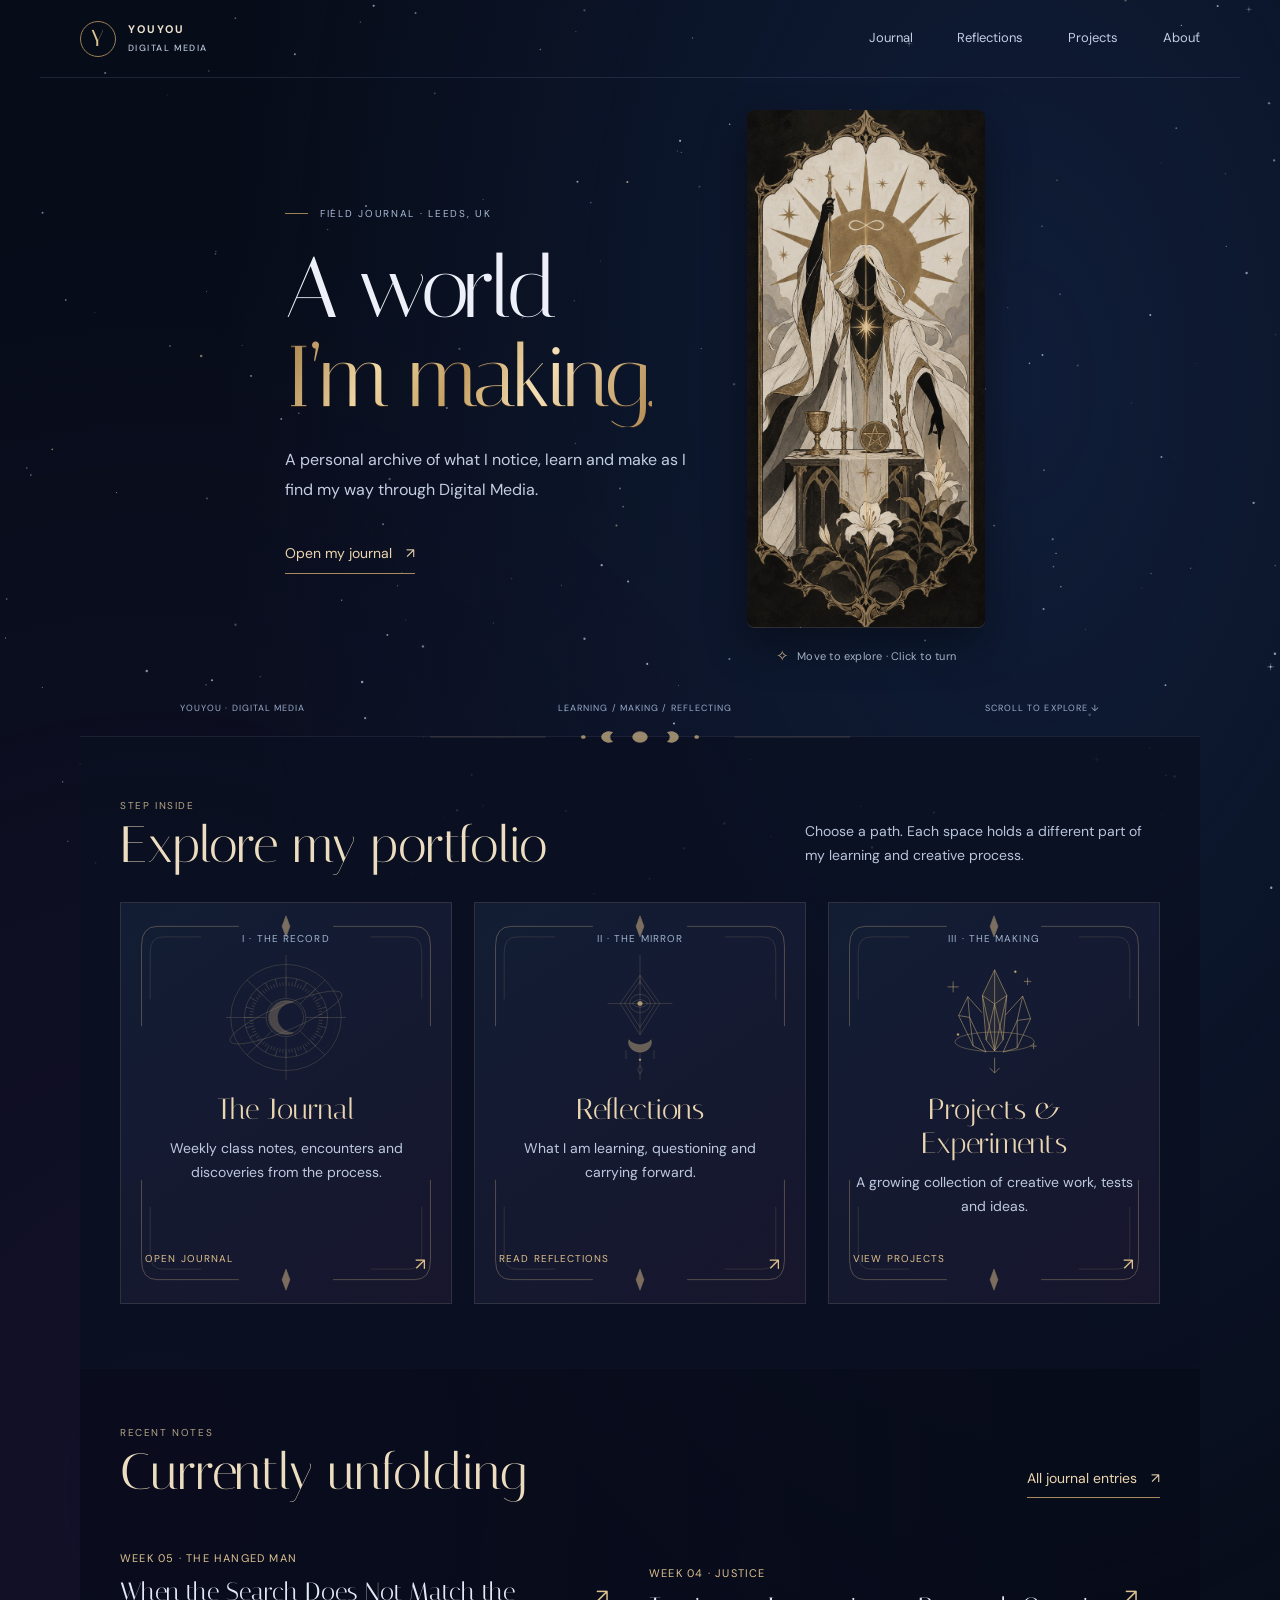
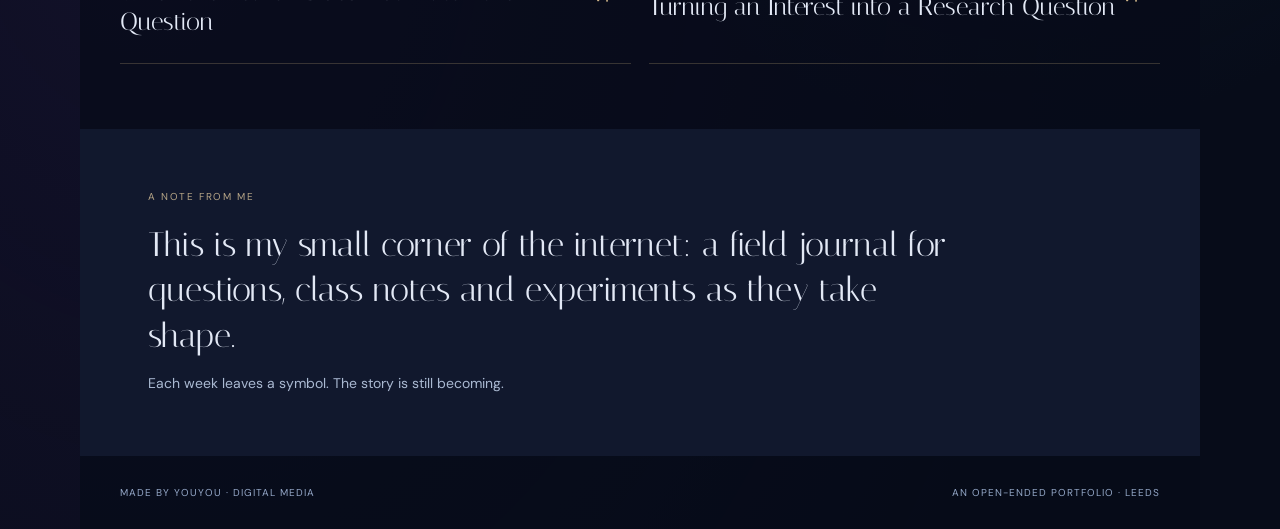
<file: index.html>
<!doctype html>
<html lang="en">
<head>
  <meta charset="utf-8" />
  <meta name="viewport" content="width=device-width, initial-scale=1" />
  <meta name="theme-color" content="#09090f" />
  <meta name="description" content="Youyou's Digital Media portfolio: a personal world of learning, reflection and creative work." />
  <title>A World I’m Making — Youyou</title>
  <link rel="preconnect" href="https://fonts.googleapis.com" />
  <link rel="preconnect" href="https://fonts.gstatic.com" crossorigin />
  <link href="https://fonts.googleapis.com/css2?family=DM+Sans:wght@400;500;600;700&family=Cormorant+Garamond:wght@500;600;700&family=Playfair+Display:wght@500;600;700&display=swap" rel="stylesheet" />
  <link href="stylesheet.css?v=13" rel="stylesheet" type="text/css" />
<style data-theme="observatory">
@import url('https://fonts.googleapis.com/css2?family=Italiana&family=DM+Sans:wght@400;500;600;700&display=swap');

:root { --project-crystal:url("data:image/svg+xml,%3Csvg xmlns='http://www.w3.org/2000/svg' viewBox='0 0 180 200' fill='none' stroke='%23d4b77e' stroke-width='.9' stroke-linejoin='round'%3E%3Cpath fill='%23aa8a58' fill-opacity='.12' d='M71 63 91 21 111 63 105 136 91 154 77 136Z'/%3E%3Cpath d='m71 63 20 14 20-14M91 21v56m0 0v77M71 63l20 91 20-91M77 136l14-59 14 59M70 91 47 65 32 96 56 146 77 156M47 65l3 34 27 57M32 96l18 3 6 47M109 95l28-31 13 37-22 48-23 7M137 64l-9 40-23 52m45-55-22 3v45'/%3E%3Cellipse cx='91' cy='139' rx='65' ry='16' stroke-opacity='.7'/%3E%3Cpath d='M91 165v25m-8-8 8 8 8-8M23 40v18m-9-9h18M145 34v12m-6-6h12M155 141v10m-5-5h10'/%3E%3Ccircle cx='31' cy='127' r='1.5' fill='%23d4b77e'/%3E%3Ccircle cx='125' cy='24' r='1.5' fill='%23d4b77e'/%3E%3C/svg%3E");  --night:#070c19; --night-blue:#0b1226; --plum:#15172d; --ink:#e9edf8; --muted:#bac4d8; --gold:#dec392; --gold-soft:#9e8055; --line:rgba(204,178,127,.24); --serif:'Italiana',Georgia,serif; }
html,body { background:#070c19; }
body { isolation:isolate; background:radial-gradient(ellipse at 80% 18%,rgba(24,46,87,.5),transparent 55%),radial-gradient(ellipse at 12% 70%,rgba(43,26,76,.32),transparent 60%),#070c19; }
#constellation-sky { position:fixed; z-index:0; inset:0; pointer-events:none; }
.site-shell { position:relative; z-index:1; isolation:isolate; background:transparent; overflow:clip; }
.site-shell::before,.site-shell::after { content:none; }
.hero::before,.hero::after,.subpage-hero::before,.latest-section::before,.intro-band::before { display:none; }
.topbar { max-width:1200px; height:78px; padding:0 40px; border-bottom:1px solid rgba(154,178,222,.14); }
.wordmark-mark { width:36px; height:36px; border:1px solid var(--gold-soft); border-radius:50%; background:none; font-family:var(--serif); font-size:23px; }
.wordmark { color:#ece3cf; }
nav a { color:#c4cde1; }
nav a:hover,nav a[aria-current=page] { color:#efdcb4; }
h1,h2,h3 { font-family:var(--serif); }
.hero { max-width:1180px; min-height:625px; margin:0 auto; padding:32px 40px 66px; display:grid; grid-template-columns:minmax(0,420px) 258px; justify-content:center; align-items:center; gap:32px; }
.hero-copy { max-width:450px; animation:arrive .8s var(--ease-ink) both; }
.hero h1 { font:400 clamp(64px,6.7vw,91px)/1.04 var(--serif); letter-spacing:-.035em; margin:22px 0 24px; }
.hero h1 .title-first { color:#edf0f8; }
.hero h1 em,.subpage-hero h1 em { font-style:normal; font-weight:400; color:#dfc08c; background:linear-gradient(115deg,#a37c45,#f0d8a5 26%,#c49e61 48%,#f4dfb5 68%,#b28a50); background-clip:text; -webkit-background-clip:text; -webkit-text-fill-color:transparent; text-shadow:none; filter:drop-shadow(0 1px 0 rgba(78,56,31,.6)); }
.hero-intro { max-width:410px; color:#c4cee2; font-size:16px; line-height:1.85; }
.eyebrow { color:#aabbd6; font-size:10px; letter-spacing:.17em; }
.eyebrow-line { width:23px; background:var(--gold-soft); }
.text-link { color:#ead5af; border-bottom-color:#a78a5e; }
.hero-foot { left:11%; right:11%; bottom:19px; color:#9baccc; font-size:9px; }
.tarot-stage { position:relative; width:238px; max-width:100%; justify-self:center; perspective:1000px; --tilt-x:0deg; --tilt-y:0deg; --light-x:50%; --light-y:30%; }
.tarot-toggle { display:block; position:relative; width:100%; aspect-ratio:1206/2622; padding:0; border:0; background:none; color:var(--ink); cursor:pointer; transform-style:preserve-3d; transform:rotateX(var(--tilt-x)) rotateY(var(--tilt-y)); transition:transform .3s ease; -webkit-tap-highlight-color:transparent; }
.tarot-toggle:focus-visible { outline:2px solid #e9d3a2; outline-offset:8px; border-radius:6px; }
.tarot-inner { position:absolute; inset:0; display:block; transform-style:preserve-3d; transition:transform .85s cubic-bezier(.22,1,.36,1); }
.tarot-toggle.is-turned .tarot-inner { transform:rotateY(180deg); }
.tarot-face { position:absolute; inset:0; display:block; backface-visibility:hidden; -webkit-backface-visibility:hidden; border-radius:7px; overflow:hidden; box-shadow:0 18px 42px rgba(0,0,0,.36),0 1px 0 rgba(247,219,165,.2); }
.tarot-face::after { content:""; position:absolute; inset:0; border-radius:inherit; pointer-events:none; background:radial-gradient(ellipse at var(--light-x) var(--light-y),rgba(252,227,177,.2),transparent 58%); opacity:.3; transition:opacity .3s; mix-blend-mode:screen; }
.tarot-toggle:hover .tarot-face::after { opacity:.8; }
.tarot-original { display:block; width:100%; height:100%; object-fit:contain; }
.tarot-front svg { display:block; width:100%; height:100%; }
.tarot-back { display:flex; flex-direction:column; align-items:center; justify-content:center; padding:38px; transform:rotateY(180deg); background:linear-gradient(150deg,#151f38,#0b1225 55%,#241a38); border:1px solid #b39562; text-align:center; }
.tarot-back::before { position:absolute; inset:10px; content:""; border:1px solid rgba(212,186,135,.4); border-radius:2px; }
.tarot-back-symbol { display:block; width:110px; height:110px; margin-bottom:29px; color:#d9bd86; }
.tarot-back-title { display:block; color:#ebd6af; font:400 31px/1.14 var(--serif); margin-bottom:20px; }
.tarot-back-copy { display:block; color:#c2cce0; font:400 13px/1.8 var(--sans); }
.tarot-back-end { display:block; color:#bba582; font:400 9px/1.5 var(--sans); letter-spacing:.15em; margin-top:27px; }
.tarot-hint { display:flex; align-items:center; justify-content:center; gap:8px; margin:16px 0 0; color:#b8c4da; font-size:11px; letter-spacing:.02em; }
.tarot-hint::before { content:"✧"; color:var(--gold); font-size:15px; }
.hint-touch { display:none; }
.priestess-orb { transform-box:fill-box; transform-origin:center; animation:oracle-breathe 5s ease-in-out infinite; }
.card-celestial { transform-origin:180px 121px; animation:moon-breathe 7s ease-in-out infinite; }
@keyframes oracle-breathe { 0%,100% { translate:0 0; } 50% { translate:0 -3px; } }
@keyframes moon-breathe { 0%,100% { opacity:.65; } 50% { opacity:1; } }
.portfolio-index,.latest-section,.subpage-hero,.page-content { max-width:1120px; padding-left:40px; padding-right:40px; }
.portfolio-index { background:rgba(10,16,33,.82); padding-top:61px; padding-bottom:65px; border-top:1px solid rgba(166,154,192,.12); }
.portfolio-index::before { background:var(--ornament-phases) center/contain no-repeat; top:-23px; height:46px; width:min(47%,420px); opacity:.8; }
.section-heading { gap:30px; margin-bottom:31px; }
.section-heading h2 { color:#ecddc0; font-size:clamp(37px,4.1vw,51px); }
.section-kicker { color:#b6a587; font-size:10px; letter-spacing:.16em; }
.section-description { color:#b9c5dc; font-size:14px; max-width:355px; }
.portal-grid { gap:22px; }
.portal-card { background:linear-gradient(145deg,#121d34,#17162d); border:1px solid rgba(170,153,116,.18); min-height:352px; padding:27px 24px 24px; }
.portal-card:hover { background:#1b2340; border-color:#bda271; transform:translateY(-5px); }
.portal-card::before { inset:8px; opacity:.6; }
.portal-number { color:#a2b4cf; font-size:10px; }
.portal-symbol { width:120px; height:125px; margin:8px auto 8px; opacity:.9; }
.portal-card h3 { color:#e9d5b0; font-size:29px; line-height:1.17; margin-bottom:10px; }
.portal-card p { color:#bdc9df; font-size:14px; line-height:1.7; }
.portal-action { color:#dfc18b; font-size:10px; }
.portal-work .portal-symbol { background-image:var(--project-crystal); background-size:110px 122px; rotate:0deg; }
.latest-section { background:rgba(7,12,25,.72); padding-top:56px; padding-bottom:65px; }
.latest-link { background:transparent; border-bottom:1px solid var(--line); padding-left:0; }
.latest-link:hover { background:rgba(38,43,78,.4); }
.latest-link strong { color:#e3e9f6; font-size:25px; }
.intro-band { max-width:1120px; margin:auto; padding:60px 68px; background:#11182d; }
.intro-statement { color:#e2e8f5; max-width:820px; font-size:34px; line-height:1.35; }
.intro-aside { color:#aab9d2; }
footer { max-width:1120px; padding:28px 40px; color:#95a8c8; background:rgba(7,12,25,.7); }
.subpage-hero { padding-top:56px; padding-bottom:31px; background:transparent; }
.subpage-hero h1 { color:#e9edf7; font:400 clamp(52px,6.7vw,78px)/1.08 var(--serif); letter-spacing:-.025em; margin:20px 0; max-width:100%; }
.subpage-hero .hero-intro { max-width:700px; color:#bdcbe1; font-size:16px; }
.page-jump { gap:9px; margin-top:24px; }
.page-jump a { background:#0b1429; border-color:rgba(184,162,119,.35); color:#cad6e9; padding:9px 14px; }
.page-jump a:hover { background:#1e2441; color:#efd5a5; border-color:#bea06c; }
.page-content { background:rgba(8,14,29,.94); border:1px solid rgba(146,167,212,.12); padding-top:8px; padding-bottom:48px; }
.page-entry { grid-template-columns:112px minmax(0,1fr) 166px; gap:27px; padding:36px 0 40px; border-top-color:rgba(164,185,220,.16); }
.page-entry:first-child { border-top:0; }
.entry-prose { color:#d4def0; }
.entry-prose h2 { color:#ead7b3; font-size:34px; line-height:1.16; margin-bottom:20px; }
.entry-prose p { color:#d2dcef; font-size:15px; line-height:1.9; }
.entry-prose a { color:#e4c58f; }
.entry-meta { min-height:180px; background:var(--ornament-frame) center/100% 100% no-repeat,#121b32; padding:22px 10px; border:0; }
.entry-meta::before { font-size:35px; min-height:65px; color:#d8c193; }
.entry-meta::after { color:#d6c49d; font-size:11px; letter-spacing:.08em; }
.entry-meta span:first-child { color:#a8bedc; }
.entry-meta span:last-child { color:#c4d0e4; font-size:9px; line-height:1.6; }
.entry-note { background:#101b32; border-left:1px solid #9f875c; padding:15px 13px; }
.entry-note>span { color:#acbdd7; font-size:9px; }
.entry-note p { color:#d9dcf0; font-size:18px; line-height:1.5; }
.embedded-board { margin:26px 0; max-width:100%; }
.embedded-board img,.padlet-screenshot { display:block; width:100%; max-width:100%; height:auto; object-fit:contain; border:1px solid rgba(177,193,222,.2); }
.dataset-report { background:#101a30; border-color:rgba(198,169,116,.35); padding:21px; }
.report-heading h3 { color:#e6d1aa; font-size:30px; }
.report-heading p,.report-chart figcaption,.method-note p { color:#c0cde3; }
.method-note { background:#15203a; }
.pie-slice { stroke:#101a30; }
.pie-none { fill:#809bc8; }.pie-helpful { fill:#a38abd; }.pie-mixed { fill:#c9ac76; }
.project-card { margin-top:25px; background:linear-gradient(130deg,#111f38,#18162e); border-color:rgba(194,168,117,.4); padding:34px; }
.project-card h2 { color:#e8d4af; font-size:43px; }
.project-topline { color:#acbdd9; font-size:10px; }
.project-summary,.project-details p,.project-note p { color:#c3d0e5; }
.project-details { border-top-color:var(--line); }
.project-note { padding:30px 4px 6px; }
.dataset-placeholder { background:#111b31; border-color:#6e6881; }
.dataset-placeholder p { color:#c5d0e3; }
@media(max-width:900px) {
  .hero { gap:28px; padding-left:34px; padding-right:34px; grid-template-columns:minmax(0,1fr) 240px; min-height:590px; }
  .hero h1 { font-size:clamp(53px,7.4vw,77px); }
  .tarot-stage { width:240px; }
  .page-entry { grid-template-columns:100px minmax(0,1fr); gap:24px; }
  .entry-note { grid-column:2; max-width:none; margin-top:-10px; }
  .entry-note p { margin-bottom:0; }
  .portal-grid { gap:13px; }.portal-card { padding:25px 18px 22px; }.portal-card h3 { font-size:26px; }
}
@media(max-width:680px) {
  .topbar { height:auto; min-height:78px; padding:14px 23px; gap:14px; }
  nav a { font-size:12px; }
  .hero { grid-template-columns:1fr; gap:32px; min-height:0; padding:42px 25px 69px; }
  .hero-copy { width:100%; max-width:440px; justify-self:center; }
  .hero h1 { font-size:clamp(57px,14.5vw,78px); margin-top:19px; margin-bottom:22px; }
  .hero-intro { font-size:15px; line-height:1.8; margin-bottom:20px; }
  .hero-foot { left:25px; right:25px; font-size:8px; bottom:18px; }
  .tarot-stage { width:min(65vw,250px); }
  .tarot-back { padding:32px; }
  .tarot-back-title { font-size:29px; }
  .hint-desktop { display:none; }.hint-touch { display:inline; }
  .portfolio-index,.latest-section,.subpage-hero,.page-content { padding-left:24px; padding-right:24px; }
  .portfolio-index { padding-top:48px; padding-bottom:44px; }
  .portfolio-index::before { width:70%; }
  .section-heading h2 { font-size:38px; }
  .portal-grid { gap:18px; }.portal-card { min-height:338px; padding:26px; }.portal-card h3 { font-size:31px; }
  .latest-section { padding-top:43px; padding-bottom:46px; }
  .intro-band { padding:44px 24px; }.intro-statement { font-size:27px; }
  footer { padding:24px; }
  .subpage-hero { padding-top:41px; padding-bottom:27px; }
  .subpage-hero h1 { font-size:clamp(48px,12vw,65px); line-height:1.08; }
  .subpage-hero .hero-intro { font-size:15px; line-height:1.8; }
  .page-jump a { font-size:12px; padding:8px 11px; }
  .page-content { border-left:0; border-right:0; }
  .page-entry { grid-template-columns:1fr; gap:21px; padding-top:29px; padding-bottom:30px; }
  .entry-meta { width:115px; min-height:158px; padding:18px 9px; }
  .entry-meta::before { min-height:49px; font-size:28px; }
  .entry-note { grid-column:1; margin:0; }.entry-note p { font-size:19px; }
  .entry-prose h2 { font-size:32px; }.entry-prose p { font-size:15px; }
  .project-card { padding:25px 21px; }.project-card h2 { font-size:36px; }.project-topline { gap:15px; font-size:9px; }
  .project-details { grid-template-columns:1fr; gap:16px; }
  .dataset-report { padding:16px; }.report-heading h3 { font-size:27px; }
}
@media(prefers-reduced-motion:reduce) {
  *,*::before,*::after { animation:none!important; scroll-behavior:auto!important; }
  .tarot-toggle,.tarot-inner { transition:none; }
  .tarot-toggle { transform:none; }
}

</style>
</head>
<body><canvas id="constellation-sky" aria-hidden="true"></canvas>
  <div class="site-shell">
    <header class="topbar">
      <a class="wordmark" href="index.html" aria-label="Youyou, home"><span class="wordmark-mark">Y</span><span>YOUYOU <small>DIGITAL MEDIA</small></span></a>
      <nav aria-label="Main navigation"><a href="journal.html">Journal</a><a href="reflections.html">Reflections</a><a href="work.html">Projects</a><a href="index.html#about">About</a></nav>
    </header>
    <main>
      <section class="hero" id="home">
        <div class="hero-copy">
          <p class="eyebrow"><span class="eyebrow-line"></span> FIELD JOURNAL · LEEDS, UK</p>
          <h1><span class="title-first">A world</span><br /><em>I’m making.</em></h1>
          <p class="hero-intro">A personal archive of what I notice, learn and make as I find my way through Digital Media.</p>
          <a class="text-link" href="journal.html">Open my journal <span aria-hidden="true">↗</span></a>
        </div>
        <div class="tarot-stage">
          <button type="button" class="tarot-toggle" aria-label="Turn the goddess tarot card over" aria-pressed="false" aria-describedby="tarot-hint">
            <span class="tarot-inner"><span class="tarot-face tarot-front" aria-hidden="false"><img class="tarot-original" src="tarot-card.jpg" alt="" width="1206" height="2622" fetchpriority="high"></span><span class="tarot-face tarot-back" aria-hidden="true"><svg class="tarot-back-symbol" viewBox="0 0 120 120" fill="none" aria-hidden="true"><circle cx="60" cy="60" r="53" stroke="currentColor" stroke-width=".7"/><circle cx="60" cy="60" r="45" stroke="currentColor" stroke-width=".5" stroke-dasharray="1 4"/><path d="M60 13v15m0 64v15M13 60h15m64 0h15M28 28l11 11m42 42 11 11m0-64L81 39M39 81 28 92" stroke="currentColor" stroke-width=".7"/><path d="M69 36a27 27 0 1 0 0 48 23 23 0 0 1 0-48Z" fill="currentColor"/><path d="m79 43 3 7 7 3-7 3-3 7-3-7-7-3 7-3Z" fill="currentColor"/></svg><span class="tarot-back-title">What will I make<br>of what I learn?</span><span class="tarot-back-copy">A personal world of class notes,<br>questions and creative beginnings.</span><span class="tarot-back-end">YOUYOU · DIGITAL MEDIA · LEEDS</span></span></span>
          </button>
          <p class="tarot-hint" id="tarot-hint"><span class="hint-desktop">Move to explore · Click to turn</span><span class="hint-touch">Tap to turn the card</span></p>
        </div>
        <div class="hero-foot"><span>YOUYOU · DIGITAL MEDIA</span><span>LEARNING / MAKING / REFLECTING</span><span>SCROLL TO EXPLORE ↓</span></div>
      </section>

      <section class="portfolio-index" aria-labelledby="explore-title">
        <div class="section-heading"><div><p class="section-kicker">STEP INSIDE</p><h2 id="explore-title">Explore my portfolio</h2></div><p class="section-description">Choose a path. Each space holds a different part of my learning and creative process.</p></div>
        <div class="portal-grid">
          <a class="portal-card portal-journal" href="journal.html"><span class="portal-number">I · THE RECORD</span><span class="portal-symbol" aria-hidden="true">☼</span><h3>The Journal</h3><p>Weekly class notes, encounters and discoveries from the process.</p><span class="portal-action">Open journal <b aria-hidden="true">↗</b></span></a>
          <a class="portal-card portal-reflections" href="reflections.html"><span class="portal-number">II · THE MIRROR</span><span class="portal-symbol" aria-hidden="true">☾</span><h3>Reflections</h3><p>What I am learning, questioning and carrying forward.</p><span class="portal-action">Read reflections <b aria-hidden="true">↗</b></span></a>
          <a class="portal-card portal-work" href="work.html"><span class="portal-number">III · THE MAKING</span><span class="portal-symbol" aria-hidden="true">✧</span><h3>Projects & Experiments</h3><p>A growing collection of creative work, tests and ideas.</p><span class="portal-action">View projects <b aria-hidden="true">↗</b></span></a>
        </div>
      </section>

      <section class="latest-section">
        <div class="section-heading"><div><p class="section-kicker">RECENT NOTES</p><h2>Currently unfolding</h2></div><a class="text-link" href="journal.html">All journal entries <span aria-hidden="true">↗</span></a></div>
        <div class="latest-grid">
          <a class="latest-link" href="journal.html#week-5"><span>WEEK 05 · THE HANGED MAN</span><strong>When the Search Does Not Match the Question</strong><b aria-hidden="true">↗</b></a>
          <a class="latest-link" href="journal.html#week-4"><span>WEEK 04 · JUSTICE</span><strong>Turning an Interest into a Research Question</strong><b aria-hidden="true">↗</b></a>
        </div>
      </section>

      <section class="intro-band" id="about"><p class="section-kicker">A NOTE FROM ME</p><p class="intro-statement">This is my small corner of the internet: a field journal for questions, class notes and experiments as they take shape.</p><p class="intro-aside">Each week leaves a symbol. The story is still becoming.</p></section>
    </main>
    <footer><span>MADE BY YOUYOU · DIGITAL MEDIA</span><span>AN OPEN-ENDED PORTFOLIO · LEEDS</span></footer>
  </div>
<script data-theme="observatory">
(() => {
  const reduced = matchMedia('(prefers-reduced-motion: reduce)');
  const finePointer = matchMedia('(hover: hover) and (pointer: fine)');
  const stage = document.querySelector('.tarot-stage');
  const card = document.querySelector('.tarot-toggle');
  if (stage && card) {
    let bounds;
    let frame;
    card.addEventListener('click', () => {
      const turned = card.getAttribute('aria-pressed') !== 'true';
      card.setAttribute('aria-pressed', String(turned));
      card.setAttribute('aria-label', turned ? 'Turn the tarot card back to the goddess' : 'Turn the goddess tarot card over');
      card.classList.toggle('is-turned', turned);
      card.querySelector('.tarot-front').setAttribute('aria-hidden', String(turned));
      card.querySelector('.tarot-back').setAttribute('aria-hidden', String(!turned));
    });
    stage.addEventListener('pointerenter', () => { bounds = stage.getBoundingClientRect(); });
    stage.addEventListener('pointermove', event => {
      if (!finePointer.matches || reduced.matches || !bounds) return;
      const x = Math.max(0, Math.min(1, (event.clientX - bounds.left) / bounds.width));
      const y = Math.max(0, Math.min(1, (event.clientY - bounds.top) / bounds.height));
      cancelAnimationFrame(frame);
      frame = requestAnimationFrame(() => {
        stage.style.setProperty('--tilt-x', `${(0.5 - y) * 12}deg`);
        stage.style.setProperty('--tilt-y', `${(x - 0.5) * 14}deg`);
        stage.style.setProperty('--light-x', `${x * 100}%`);
        stage.style.setProperty('--light-y', `${y * 100}%`);
      });
    });
    stage.addEventListener('pointerleave', () => {
      cancelAnimationFrame(frame);
      stage.style.setProperty('--tilt-x', '0deg');
      stage.style.setProperty('--tilt-y', '0deg');
      stage.style.setProperty('--light-x', '50%');
      stage.style.setProperty('--light-y', '30%');
    });
  }

  const sky = document.querySelector('#constellation-sky');
  if (!sky) return;
  const context = sky.getContext('2d');
  if (!context) return;
  let width, height, stars = [], animation, resizeTimer, lastFrame = 0;
  let seed = 127;
  const random = () => { seed = (seed * 1664525 + 1013904223) >>> 0; return seed / 4294967296; };
  function fit() {
    width = innerWidth; height = innerHeight;
    const ratio = Math.min(devicePixelRatio || 1, 2);
    sky.width = Math.round(width * ratio); sky.height = Math.round(height * ratio);
    sky.style.width = `${width}px`; sky.style.height = `${height}px`;
    context.setTransform(ratio, 0, 0, ratio, 0, 0);
    seed = 127;
    stars = Array.from({ length: Math.max(50, Math.min(190, Math.round(width * height / 5500))) }, () => ({
      x: random() * width, y: random() * height, radius: .45 + random() * .85,
      phase: random() * Math.PI * 2, speed: .15 + random() * .3,
      cross: random() > .965, warm: random() > .77
    }));
    draw(0);
  }
  function draw(time) {
    context.clearRect(0, 0, width, height);
    for (const star of stars) {
      const alpha = reduced.matches ? .57 : .48 + Math.sin(time / 1000 * star.speed + star.phase) * .22;
      context.fillStyle = star.warm ? `rgba(235,212,166,${alpha})` : `rgba(211,225,255,${alpha})`;
      context.beginPath(); context.arc(star.x, star.y, star.radius, 0, Math.PI * 2); context.fill();
      if (star.cross) {
        context.strokeStyle = `rgba(227,231,255,${alpha * .75})`; context.lineWidth = .65;
        context.beginPath(); context.moveTo(star.x - 3.5, star.y); context.lineTo(star.x + 3.5, star.y);
        context.moveTo(star.x, star.y - 3.5); context.lineTo(star.x, star.y + 3.5); context.stroke();
      }
    }
  }
  function tick(time) {
    if (time - lastFrame > 50) { draw(time); lastFrame = time; }
    animation = requestAnimationFrame(tick);
  }
  function start() {
    cancelAnimationFrame(animation);
    if (!reduced.matches && !document.hidden) animation = requestAnimationFrame(tick);
    else draw(0);
  }
  fit(); start();
  addEventListener('resize', () => { clearTimeout(resizeTimer); resizeTimer = setTimeout(fit, 100); });
  document.addEventListener('visibilitychange', start);
  reduced.addEventListener('change', start);
})();

</script>
</body>
</html>
</file>
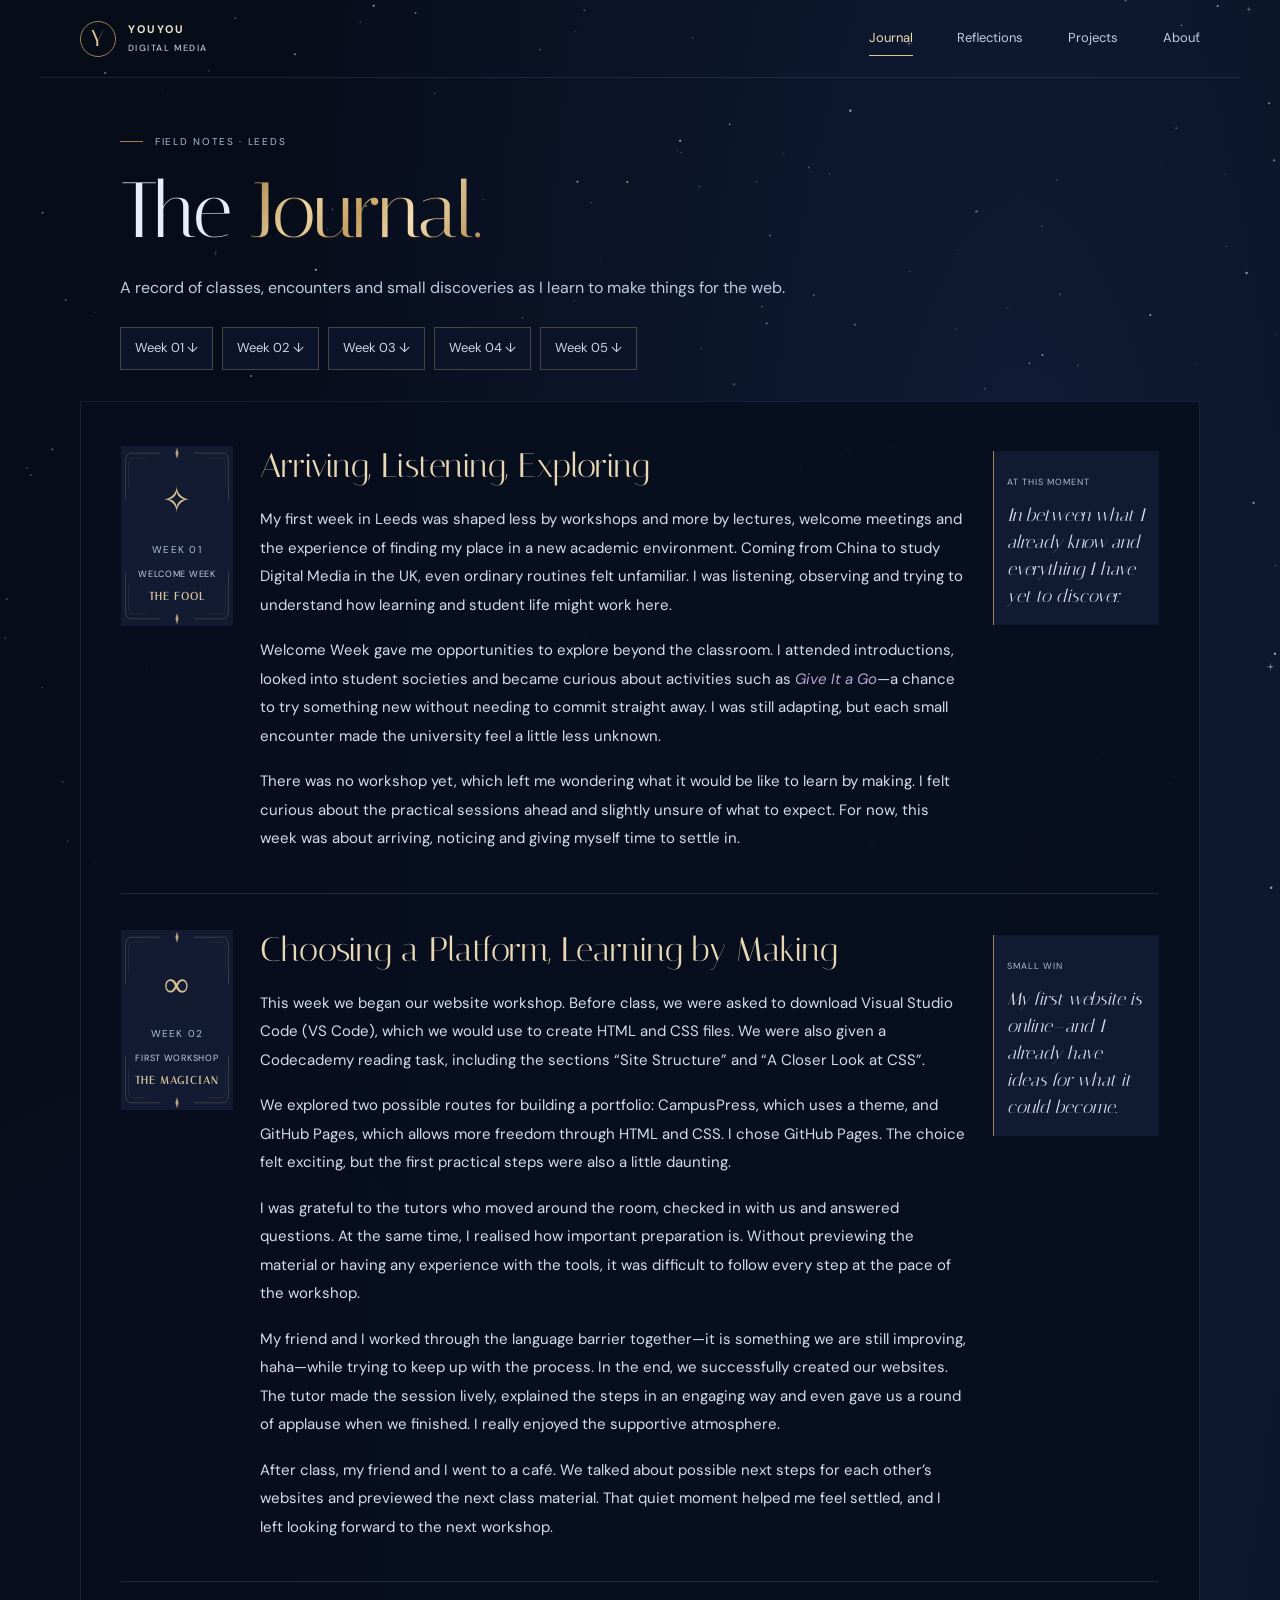
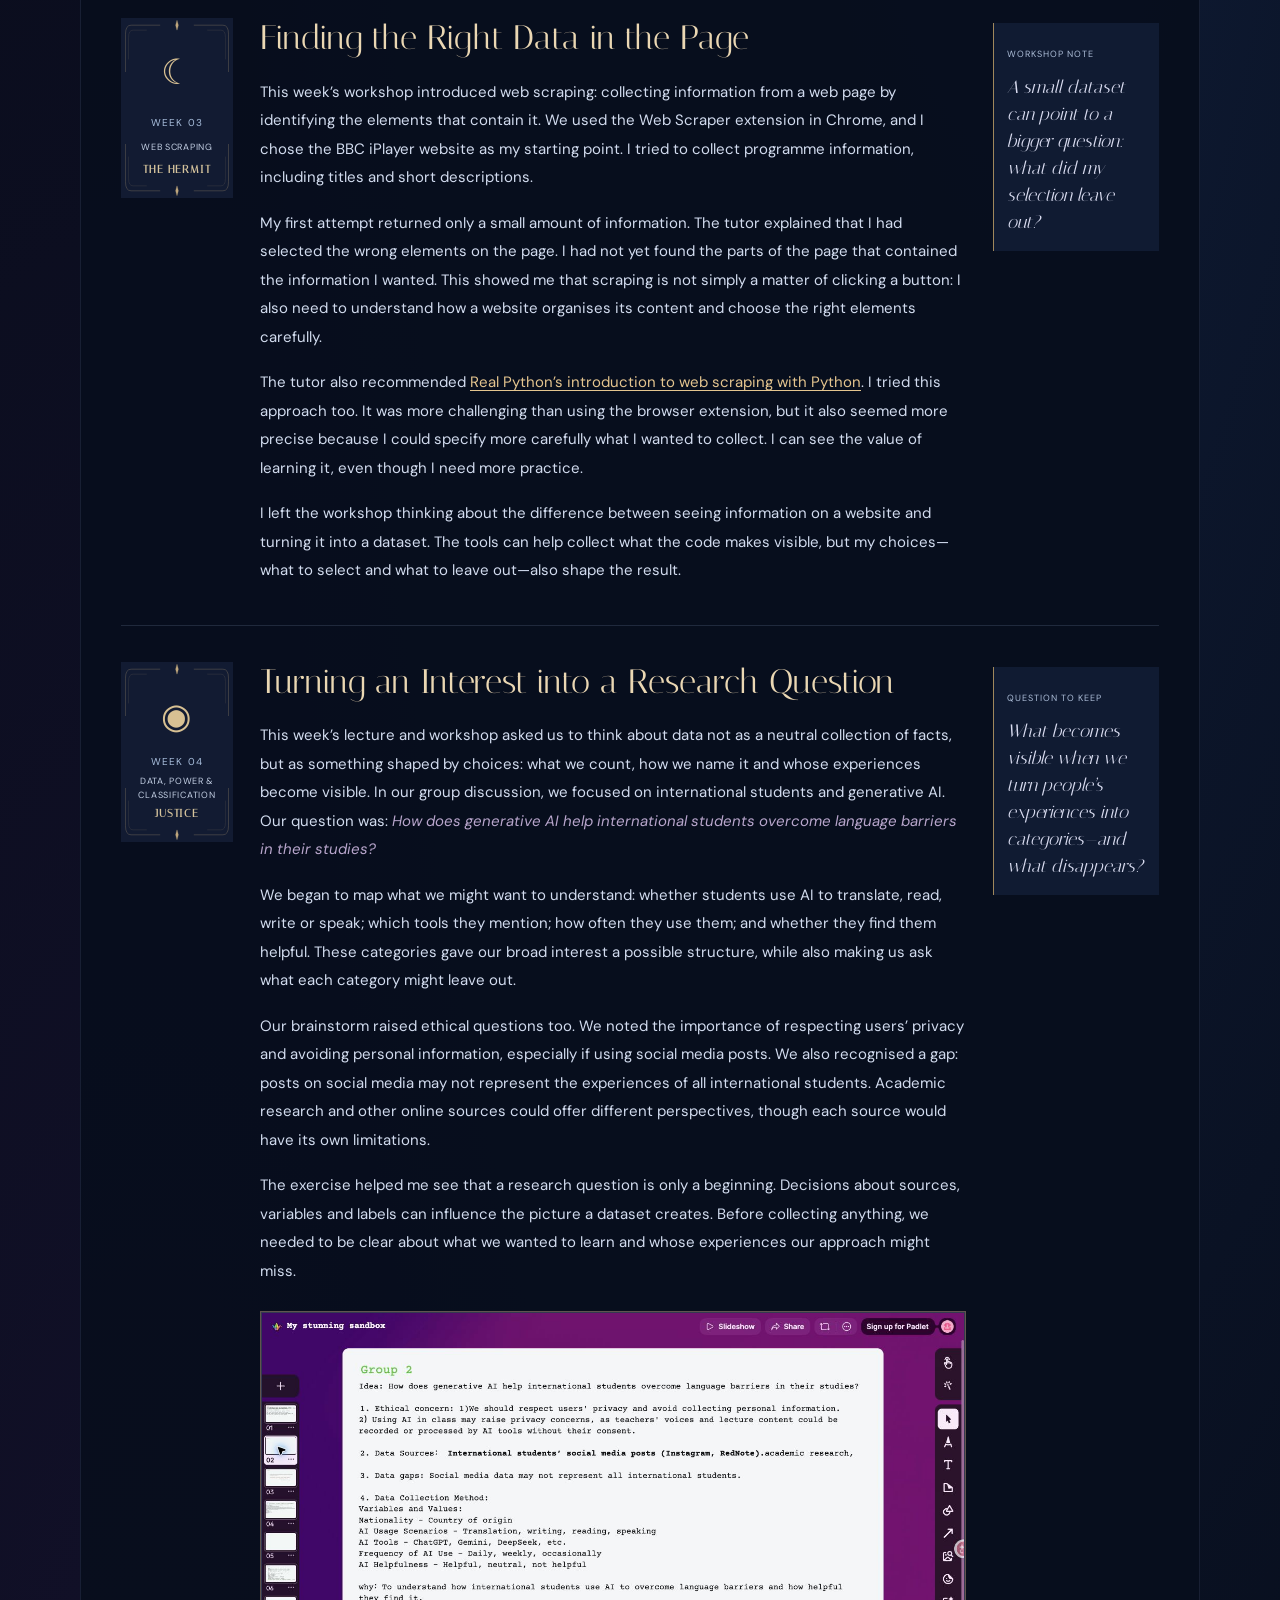
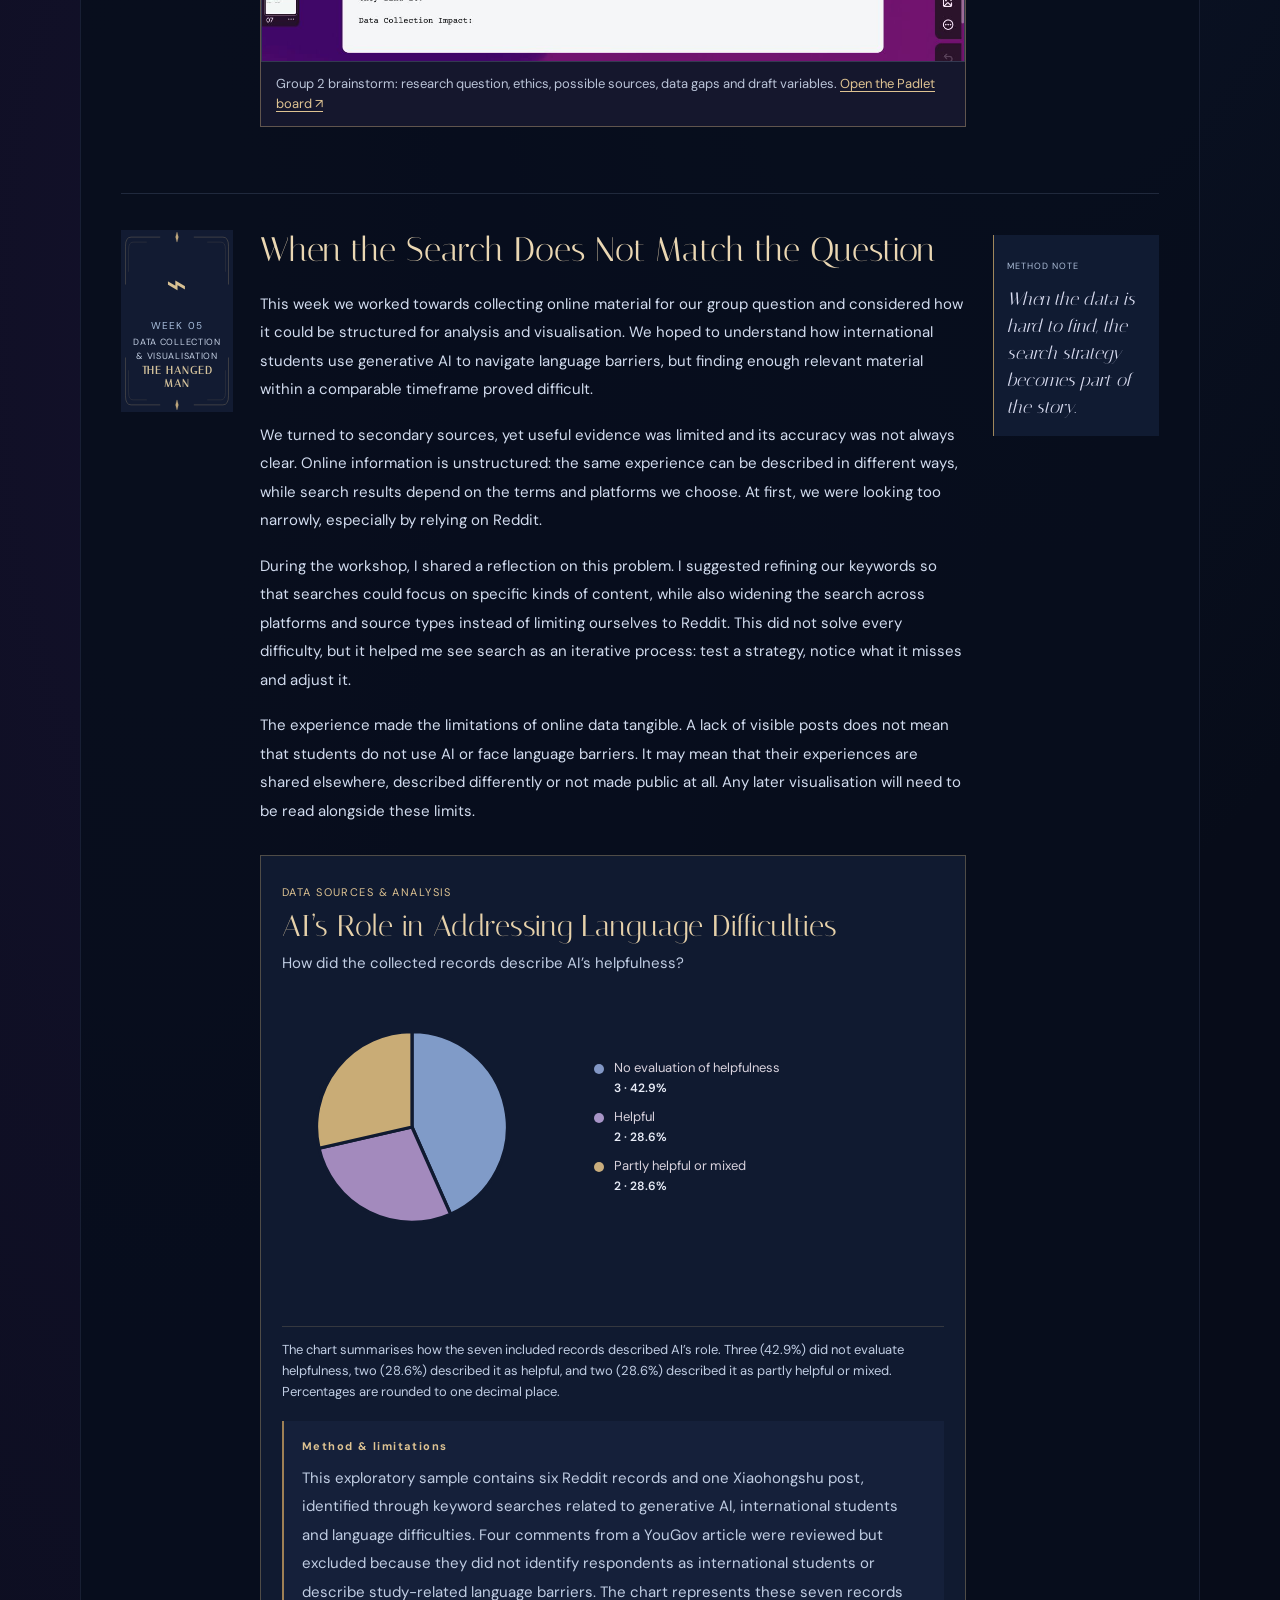
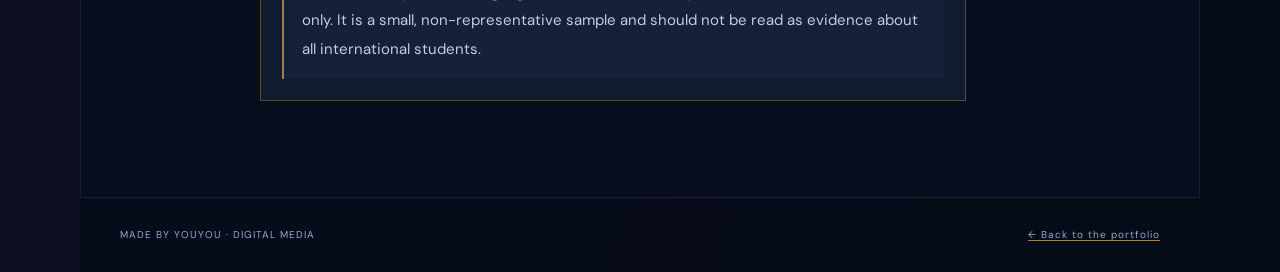
<file: journal.html>
<!doctype html>
<html lang="en">
<head>
<meta charset="utf-8"><meta name="viewport" content="width=device-width, initial-scale=1"><meta name="description" content="Youyou's Digital Media learning journal at the University of Leeds."><title>The Journal — Youyou</title>
<link rel="preconnect" href="https://fonts.googleapis.com"><link rel="preconnect" href="https://fonts.gstatic.com" crossorigin><link href="https://fonts.googleapis.com/css2?family=DM+Sans:wght@400;500;600;700&family=Cormorant+Garamond:wght@500;600;700&family=Playfair+Display:wght@500;600;700&display=swap" rel="stylesheet"><link href="stylesheet.css?v=13" rel="stylesheet">
<style data-theme="observatory">
@import url('https://fonts.googleapis.com/css2?family=Italiana&family=DM+Sans:wght@400;500;600;700&display=swap');

:root { --project-crystal:url("data:image/svg+xml,%3Csvg xmlns='http://www.w3.org/2000/svg' viewBox='0 0 180 200' fill='none' stroke='%23d4b77e' stroke-width='.9' stroke-linejoin='round'%3E%3Cpath fill='%23aa8a58' fill-opacity='.12' d='M71 63 91 21 111 63 105 136 91 154 77 136Z'/%3E%3Cpath d='m71 63 20 14 20-14M91 21v56m0 0v77M71 63l20 91 20-91M77 136l14-59 14 59M70 91 47 65 32 96 56 146 77 156M47 65l3 34 27 57M32 96l18 3 6 47M109 95l28-31 13 37-22 48-23 7M137 64l-9 40-23 52m45-55-22 3v45'/%3E%3Cellipse cx='91' cy='139' rx='65' ry='16' stroke-opacity='.7'/%3E%3Cpath d='M91 165v25m-8-8 8 8 8-8M23 40v18m-9-9h18M145 34v12m-6-6h12M155 141v10m-5-5h10'/%3E%3Ccircle cx='31' cy='127' r='1.5' fill='%23d4b77e'/%3E%3Ccircle cx='125' cy='24' r='1.5' fill='%23d4b77e'/%3E%3C/svg%3E");  --night:#070c19; --night-blue:#0b1226; --plum:#15172d; --ink:#e9edf8; --muted:#bac4d8; --gold:#dec392; --gold-soft:#9e8055; --line:rgba(204,178,127,.24); --serif:'Italiana',Georgia,serif; }
html,body { background:#070c19; }
body { isolation:isolate; background:radial-gradient(ellipse at 80% 18%,rgba(24,46,87,.5),transparent 55%),radial-gradient(ellipse at 12% 70%,rgba(43,26,76,.32),transparent 60%),#070c19; }
#constellation-sky { position:fixed; z-index:0; inset:0; pointer-events:none; }
.site-shell { position:relative; z-index:1; isolation:isolate; background:transparent; overflow:clip; }
.site-shell::before,.site-shell::after { content:none; }
.hero::before,.hero::after,.subpage-hero::before,.latest-section::before,.intro-band::before { display:none; }
.topbar { max-width:1200px; height:78px; padding:0 40px; border-bottom:1px solid rgba(154,178,222,.14); }
.wordmark-mark { width:36px; height:36px; border:1px solid var(--gold-soft); border-radius:50%; background:none; font-family:var(--serif); font-size:23px; }
.wordmark { color:#ece3cf; }
nav a { color:#c4cde1; }
nav a:hover,nav a[aria-current=page] { color:#efdcb4; }
h1,h2,h3 { font-family:var(--serif); }
.hero { max-width:1180px; min-height:625px; margin:0 auto; padding:32px 40px 66px; display:grid; grid-template-columns:minmax(0,420px) 258px; justify-content:center; align-items:center; gap:32px; }
.hero-copy { max-width:450px; animation:arrive .8s var(--ease-ink) both; }
.hero h1 { font:400 clamp(64px,6.7vw,91px)/1.04 var(--serif); letter-spacing:-.035em; margin:22px 0 24px; }
.hero h1 .title-first { color:#edf0f8; }
.hero h1 em,.subpage-hero h1 em { font-style:normal; font-weight:400; color:#dfc08c; background:linear-gradient(115deg,#a37c45,#f0d8a5 26%,#c49e61 48%,#f4dfb5 68%,#b28a50); background-clip:text; -webkit-background-clip:text; -webkit-text-fill-color:transparent; text-shadow:none; filter:drop-shadow(0 1px 0 rgba(78,56,31,.6)); }
.hero-intro { max-width:410px; color:#c4cee2; font-size:16px; line-height:1.85; }
.eyebrow { color:#aabbd6; font-size:10px; letter-spacing:.17em; }
.eyebrow-line { width:23px; background:var(--gold-soft); }
.text-link { color:#ead5af; border-bottom-color:#a78a5e; }
.hero-foot { left:11%; right:11%; bottom:19px; color:#9baccc; font-size:9px; }
.tarot-stage { position:relative; width:238px; max-width:100%; justify-self:center; perspective:1000px; --tilt-x:0deg; --tilt-y:0deg; --light-x:50%; --light-y:30%; }
.tarot-toggle { display:block; position:relative; width:100%; aspect-ratio:1206/2622; padding:0; border:0; background:none; color:var(--ink); cursor:pointer; transform-style:preserve-3d; transform:rotateX(var(--tilt-x)) rotateY(var(--tilt-y)); transition:transform .3s ease; -webkit-tap-highlight-color:transparent; }
.tarot-toggle:focus-visible { outline:2px solid #e9d3a2; outline-offset:8px; border-radius:6px; }
.tarot-inner { position:absolute; inset:0; display:block; transform-style:preserve-3d; transition:transform .85s cubic-bezier(.22,1,.36,1); }
.tarot-toggle.is-turned .tarot-inner { transform:rotateY(180deg); }
.tarot-face { position:absolute; inset:0; display:block; backface-visibility:hidden; -webkit-backface-visibility:hidden; border-radius:7px; overflow:hidden; box-shadow:0 18px 42px rgba(0,0,0,.36),0 1px 0 rgba(247,219,165,.2); }
.tarot-face::after { content:""; position:absolute; inset:0; border-radius:inherit; pointer-events:none; background:radial-gradient(ellipse at var(--light-x) var(--light-y),rgba(252,227,177,.2),transparent 58%); opacity:.3; transition:opacity .3s; mix-blend-mode:screen; }
.tarot-toggle:hover .tarot-face::after { opacity:.8; }
.tarot-original { display:block; width:100%; height:100%; object-fit:contain; }
.tarot-front svg { display:block; width:100%; height:100%; }
.tarot-back { display:flex; flex-direction:column; align-items:center; justify-content:center; padding:38px; transform:rotateY(180deg); background:linear-gradient(150deg,#151f38,#0b1225 55%,#241a38); border:1px solid #b39562; text-align:center; }
.tarot-back::before { position:absolute; inset:10px; content:""; border:1px solid rgba(212,186,135,.4); border-radius:2px; }
.tarot-back-symbol { display:block; width:110px; height:110px; margin-bottom:29px; color:#d9bd86; }
.tarot-back-title { display:block; color:#ebd6af; font:400 31px/1.14 var(--serif); margin-bottom:20px; }
.tarot-back-copy { display:block; color:#c2cce0; font:400 13px/1.8 var(--sans); }
.tarot-back-end { display:block; color:#bba582; font:400 9px/1.5 var(--sans); letter-spacing:.15em; margin-top:27px; }
.tarot-hint { display:flex; align-items:center; justify-content:center; gap:8px; margin:16px 0 0; color:#b8c4da; font-size:11px; letter-spacing:.02em; }
.tarot-hint::before { content:"✧"; color:var(--gold); font-size:15px; }
.hint-touch { display:none; }
.priestess-orb { transform-box:fill-box; transform-origin:center; animation:oracle-breathe 5s ease-in-out infinite; }
.card-celestial { transform-origin:180px 121px; animation:moon-breathe 7s ease-in-out infinite; }
@keyframes oracle-breathe { 0%,100% { translate:0 0; } 50% { translate:0 -3px; } }
@keyframes moon-breathe { 0%,100% { opacity:.65; } 50% { opacity:1; } }
.portfolio-index,.latest-section,.subpage-hero,.page-content { max-width:1120px; padding-left:40px; padding-right:40px; }
.portfolio-index { background:rgba(10,16,33,.82); padding-top:61px; padding-bottom:65px; border-top:1px solid rgba(166,154,192,.12); }
.portfolio-index::before { background:var(--ornament-phases) center/contain no-repeat; top:-23px; height:46px; width:min(47%,420px); opacity:.8; }
.section-heading { gap:30px; margin-bottom:31px; }
.section-heading h2 { color:#ecddc0; font-size:clamp(37px,4.1vw,51px); }
.section-kicker { color:#b6a587; font-size:10px; letter-spacing:.16em; }
.section-description { color:#b9c5dc; font-size:14px; max-width:355px; }
.portal-grid { gap:22px; }
.portal-card { background:linear-gradient(145deg,#121d34,#17162d); border:1px solid rgba(170,153,116,.18); min-height:352px; padding:27px 24px 24px; }
.portal-card:hover { background:#1b2340; border-color:#bda271; transform:translateY(-5px); }
.portal-card::before { inset:8px; opacity:.6; }
.portal-number { color:#a2b4cf; font-size:10px; }
.portal-symbol { width:120px; height:125px; margin:8px auto 8px; opacity:.9; }
.portal-card h3 { color:#e9d5b0; font-size:29px; line-height:1.17; margin-bottom:10px; }
.portal-card p { color:#bdc9df; font-size:14px; line-height:1.7; }
.portal-action { color:#dfc18b; font-size:10px; }
.portal-work .portal-symbol { background-image:var(--project-crystal); background-size:110px 122px; rotate:0deg; }
.latest-section { background:rgba(7,12,25,.72); padding-top:56px; padding-bottom:65px; }
.latest-link { background:transparent; border-bottom:1px solid var(--line); padding-left:0; }
.latest-link:hover { background:rgba(38,43,78,.4); }
.latest-link strong { color:#e3e9f6; font-size:25px; }
.intro-band { max-width:1120px; margin:auto; padding:60px 68px; background:#11182d; }
.intro-statement { color:#e2e8f5; max-width:820px; font-size:34px; line-height:1.35; }
.intro-aside { color:#aab9d2; }
footer { max-width:1120px; padding:28px 40px; color:#95a8c8; background:rgba(7,12,25,.7); }
.subpage-hero { padding-top:56px; padding-bottom:31px; background:transparent; }
.subpage-hero h1 { color:#e9edf7; font:400 clamp(52px,6.7vw,78px)/1.08 var(--serif); letter-spacing:-.025em; margin:20px 0; max-width:100%; }
.subpage-hero .hero-intro { max-width:700px; color:#bdcbe1; font-size:16px; }
.page-jump { gap:9px; margin-top:24px; }
.page-jump a { background:#0b1429; border-color:rgba(184,162,119,.35); color:#cad6e9; padding:9px 14px; }
.page-jump a:hover { background:#1e2441; color:#efd5a5; border-color:#bea06c; }
.page-content { background:rgba(8,14,29,.94); border:1px solid rgba(146,167,212,.12); padding-top:8px; padding-bottom:48px; }
.page-entry { grid-template-columns:112px minmax(0,1fr) 166px; gap:27px; padding:36px 0 40px; border-top-color:rgba(164,185,220,.16); }
.page-entry:first-child { border-top:0; }
.entry-prose { color:#d4def0; }
.entry-prose h2 { color:#ead7b3; font-size:34px; line-height:1.16; margin-bottom:20px; }
.entry-prose p { color:#d2dcef; font-size:15px; line-height:1.9; }
.entry-prose a { color:#e4c58f; }
.entry-meta { min-height:180px; background:var(--ornament-frame) center/100% 100% no-repeat,#121b32; padding:22px 10px; border:0; }
.entry-meta::before { font-size:35px; min-height:65px; color:#d8c193; }
.entry-meta::after { color:#d6c49d; font-size:11px; letter-spacing:.08em; }
.entry-meta span:first-child { color:#a8bedc; }
.entry-meta span:last-child { color:#c4d0e4; font-size:9px; line-height:1.6; }
.entry-note { background:#101b32; border-left:1px solid #9f875c; padding:15px 13px; }
.entry-note>span { color:#acbdd7; font-size:9px; }
.entry-note p { color:#d9dcf0; font-size:18px; line-height:1.5; }
.embedded-board { margin:26px 0; max-width:100%; }
.embedded-board img,.padlet-screenshot { display:block; width:100%; max-width:100%; height:auto; object-fit:contain; border:1px solid rgba(177,193,222,.2); }
.dataset-report { background:#101a30; border-color:rgba(198,169,116,.35); padding:21px; }
.report-heading h3 { color:#e6d1aa; font-size:30px; }
.report-heading p,.report-chart figcaption,.method-note p { color:#c0cde3; }
.method-note { background:#15203a; }
.pie-slice { stroke:#101a30; }
.pie-none { fill:#809bc8; }.pie-helpful { fill:#a38abd; }.pie-mixed { fill:#c9ac76; }
.project-card { margin-top:25px; background:linear-gradient(130deg,#111f38,#18162e); border-color:rgba(194,168,117,.4); padding:34px; }
.project-card h2 { color:#e8d4af; font-size:43px; }
.project-topline { color:#acbdd9; font-size:10px; }
.project-summary,.project-details p,.project-note p { color:#c3d0e5; }
.project-details { border-top-color:var(--line); }
.project-note { padding:30px 4px 6px; }
.dataset-placeholder { background:#111b31; border-color:#6e6881; }
.dataset-placeholder p { color:#c5d0e3; }
@media(max-width:900px) {
  .hero { gap:28px; padding-left:34px; padding-right:34px; grid-template-columns:minmax(0,1fr) 240px; min-height:590px; }
  .hero h1 { font-size:clamp(53px,7.4vw,77px); }
  .tarot-stage { width:240px; }
  .page-entry { grid-template-columns:100px minmax(0,1fr); gap:24px; }
  .entry-note { grid-column:2; max-width:none; margin-top:-10px; }
  .entry-note p { margin-bottom:0; }
  .portal-grid { gap:13px; }.portal-card { padding:25px 18px 22px; }.portal-card h3 { font-size:26px; }
}
@media(max-width:680px) {
  .topbar { height:auto; min-height:78px; padding:14px 23px; gap:14px; }
  nav a { font-size:12px; }
  .hero { grid-template-columns:1fr; gap:32px; min-height:0; padding:42px 25px 69px; }
  .hero-copy { width:100%; max-width:440px; justify-self:center; }
  .hero h1 { font-size:clamp(57px,14.5vw,78px); margin-top:19px; margin-bottom:22px; }
  .hero-intro { font-size:15px; line-height:1.8; margin-bottom:20px; }
  .hero-foot { left:25px; right:25px; font-size:8px; bottom:18px; }
  .tarot-stage { width:min(65vw,250px); }
  .tarot-back { padding:32px; }
  .tarot-back-title { font-size:29px; }
  .hint-desktop { display:none; }.hint-touch { display:inline; }
  .portfolio-index,.latest-section,.subpage-hero,.page-content { padding-left:24px; padding-right:24px; }
  .portfolio-index { padding-top:48px; padding-bottom:44px; }
  .portfolio-index::before { width:70%; }
  .section-heading h2 { font-size:38px; }
  .portal-grid { gap:18px; }.portal-card { min-height:338px; padding:26px; }.portal-card h3 { font-size:31px; }
  .latest-section { padding-top:43px; padding-bottom:46px; }
  .intro-band { padding:44px 24px; }.intro-statement { font-size:27px; }
  footer { padding:24px; }
  .subpage-hero { padding-top:41px; padding-bottom:27px; }
  .subpage-hero h1 { font-size:clamp(48px,12vw,65px); line-height:1.08; }
  .subpage-hero .hero-intro { font-size:15px; line-height:1.8; }
  .page-jump a { font-size:12px; padding:8px 11px; }
  .page-content { border-left:0; border-right:0; }
  .page-entry { grid-template-columns:1fr; gap:21px; padding-top:29px; padding-bottom:30px; }
  .entry-meta { width:115px; min-height:158px; padding:18px 9px; }
  .entry-meta::before { min-height:49px; font-size:28px; }
  .entry-note { grid-column:1; margin:0; }.entry-note p { font-size:19px; }
  .entry-prose h2 { font-size:32px; }.entry-prose p { font-size:15px; }
  .project-card { padding:25px 21px; }.project-card h2 { font-size:36px; }.project-topline { gap:15px; font-size:9px; }
  .project-details { grid-template-columns:1fr; gap:16px; }
  .dataset-report { padding:16px; }.report-heading h3 { font-size:27px; }
}
@media(prefers-reduced-motion:reduce) {
  *,*::before,*::after { animation:none!important; scroll-behavior:auto!important; }
  .tarot-toggle,.tarot-inner { transition:none; }
  .tarot-toggle { transform:none; }
}

</style>
</head><body><canvas id="constellation-sky" aria-hidden="true"></canvas><div class="site-shell"><header class="topbar"><a class="wordmark" href="index.html"><span class="wordmark-mark">Y</span><span>YOUYOU <small>DIGITAL MEDIA</small></span></a><nav aria-label="Main navigation"><a href="journal.html" aria-current="page">Journal</a><a href="reflections.html">Reflections</a><a href="work.html">Projects</a><a href="index.html#about">About</a></nav></header><main>
<section class="subpage-hero"><p class="eyebrow"><span class="eyebrow-line"></span> FIELD NOTES · LEEDS</p><h1>The <em>Journal.</em></h1><p class="hero-intro">A record of classes, encounters and small discoveries as I learn to make things for the web.</p><div class="page-jump"><a href="#week-1">Week 01 ↓</a><a href="#week-2">Week 02 ↓</a><a href="#week-3">Week 03 ↓</a><a href="#week-4">Week 04 ↓</a><a href="#week-5">Week 05 ↓</a></div></section><section class="page-content">
<article class="page-entry" id="week-1"><div class="entry-meta"><span>WEEK 01</span><span>WELCOME WEEK</span></div><div class="entry-prose"><h2>Arriving, Listening, Exploring</h2><p>My first week in Leeds was shaped less by workshops and more by lectures, welcome meetings and the experience of finding my place in a new academic environment. Coming from China to study Digital Media in the UK, even ordinary routines felt unfamiliar. I was listening, observing and trying to understand how learning and student life might work here.</p><p>Welcome Week gave me opportunities to explore beyond the classroom. I attended introductions, looked into student societies and became curious about activities such as <em>Give It a Go</em>—a chance to try something new without needing to commit straight away. I was still adapting, but each small encounter made the university feel a little less unknown.</p><p>There was no workshop yet, which left me wondering what it would be like to learn by making. I felt curious about the practical sessions ahead and slightly unsure of what to expect. For now, this week was about arriving, noticing and giving myself time to settle in.</p></div><aside class="entry-note"><span>AT THIS MOMENT</span><p>In between what I already know and everything I have yet to discover.</p></aside></article>
<article class="page-entry" id="week-2"><div class="entry-meta"><span>WEEK 02</span><span>FIRST WORKSHOP</span></div><div class="entry-prose"><h2>Choosing a Platform, Learning by Making</h2><p>This week we began our website workshop. Before class, we were asked to download Visual Studio Code (VS Code), which we would use to create HTML and CSS files. We were also given a Codecademy reading task, including the sections “Site Structure” and “A Closer Look at CSS”.</p><p>We explored two possible routes for building a portfolio: CampusPress, which uses a theme, and GitHub Pages, which allows more freedom through HTML and CSS. I chose GitHub Pages. The choice felt exciting, but the first practical steps were also a little daunting.</p><p>I was grateful to the tutors who moved around the room, checked in with us and answered questions. At the same time, I realised how important preparation is. Without previewing the material or having any experience with the tools, it was difficult to follow every step at the pace of the workshop.</p><p>My friend and I worked through the language barrier together—it is something we are still improving, haha—while trying to keep up with the process. In the end, we successfully created our websites. The tutor made the session lively, explained the steps in an engaging way and even gave us a round of applause when we finished. I really enjoyed the supportive atmosphere.</p><p>After class, my friend and I went to a café. We talked about possible next steps for each other’s websites and previewed the next class material. That quiet moment helped me feel settled, and I left looking forward to the next workshop.</p></div><aside class="entry-note"><span>SMALL WIN</span><p>My first website is online—and I already have ideas for what it could become.</p></aside></article>
<article class="page-entry" id="week-3"><div class="entry-meta"><span>WEEK 03</span><span>WEB SCRAPING</span></div><div class="entry-prose"><h2>Finding the Right Data in the Page</h2><p>This week’s workshop introduced web scraping: collecting information from a web page by identifying the elements that contain it. We used the Web Scraper extension in Chrome, and I chose the BBC iPlayer website as my starting point. I tried to collect programme information, including titles and short descriptions.</p><p>My first attempt returned only a small amount of information. The tutor explained that I had selected the wrong elements on the page. I had not yet found the parts of the page that contained the information I wanted. This showed me that scraping is not simply a matter of clicking a button: I also need to understand how a website organises its content and choose the right elements carefully.</p><p>The tutor also recommended <a href="https://realpython.com/python-web-scraping-practical-introduction">Real Python’s introduction to web scraping with Python</a>. I tried this approach too. It was more challenging than using the browser extension, but it also seemed more precise because I could specify more carefully what I wanted to collect. I can see the value of learning it, even though I need more practice.</p><p>I left the workshop thinking about the difference between seeing information on a website and turning it into a dataset. The tools can help collect what the code makes visible, but my choices—what to select and what to leave out—also shape the result.</p></div><aside class="entry-note"><span>WORKSHOP NOTE</span><p>A small dataset can point to a bigger question: what did my selection leave out?</p></aside></article>
<article class="page-entry" id="week-4"><div class="entry-meta"><span>WEEK 04</span><span>DATA, POWER & CLASSIFICATION</span></div><div class="entry-prose"><h2>Turning an Interest into a Research Question</h2><p>This week’s lecture and workshop asked us to think about data not as a neutral collection of facts, but as something shaped by choices: what we count, how we name it and whose experiences become visible. In our group discussion, we focused on international students and generative AI. Our question was: <em>How does generative AI help international students overcome language barriers in their studies?</em></p><p>We began to map what we might want to understand: whether students use AI to translate, read, write or speak; which tools they mention; how often they use them; and whether they find them helpful. These categories gave our broad interest a possible structure, while also making us ask what each category might leave out.</p><p>Our brainstorm raised ethical questions too. We noted the importance of respecting users’ privacy and avoiding personal information, especially if using social media posts. We also recognised a gap: posts on social media may not represent the experiences of all international students. Academic research and other online sources could offer different perspectives, though each source would have its own limitations.</p><p>The exercise helped me see that a research question is only a beginning. Decisions about sources, variables and labels can influence the picture a dataset creates. Before collecting anything, we needed to be clear about what we wanted to learn and whose experiences our approach might miss.</p><figure class="embedded-board"><img class="padlet-screenshot" alt="Screenshot of Group 2’s Week 4 brainstorm about generative AI and language barriers" src="[data-uri]" loading="lazy"><figcaption>Group 2 brainstorm: research question, ethics, possible sources, data gaps and draft variables. <a href="https://padlet.com/universityofleeds/my-stunning-sandbox-s024plgmj4zmunwkb74d?frame_id=page%3AWAesD6Of9N-3vihB1hnfr" target="_blank" rel="noopener">Open the Padlet board ↗</a></figcaption></figure></div><aside class="entry-note"><span>QUESTION TO KEEP</span><p>What becomes visible when we turn people’s experiences into categories—and what disappears?</p></aside></article>
<article class="page-entry" id="week-5"><div class="entry-meta"><span>WEEK 05</span><span>DATA COLLECTION & VISUALISATION</span></div><div class="entry-prose"><h2>When the Search Does Not Match the Question</h2><p>This week we worked towards collecting online material for our group question and considered how it could be structured for analysis and visualisation. We hoped to understand how international students use generative AI to navigate language barriers, but finding enough relevant material within a comparable timeframe proved difficult.</p><p>We turned to secondary sources, yet useful evidence was limited and its accuracy was not always clear. Online information is unstructured: the same experience can be described in different ways, while search results depend on the terms and platforms we choose. At first, we were looking too narrowly, especially by relying on Reddit.</p><p>During the workshop, I shared a reflection on this problem. I suggested refining our keywords so that searches could focus on specific kinds of content, while also widening the search across platforms and source types instead of limiting ourselves to Reddit. This did not solve every difficulty, but it helped me see search as an iterative process: test a strategy, notice what it misses and adjust it.</p><p>The experience made the limitations of online data tangible. A lack of visible posts does not mean that students do not use AI or face language barriers. It may mean that their experiences are shared elsewhere, described differently or not made public at all. Any later visualisation will need to be read alongside these limits.</p><section class="dataset-report" id="week-5-dataset"><div class="report-heading"><span>DATA SOURCES & ANALYSIS</span><h3>AI’s Role in Addressing Language Difficulties</h3><p>How did the collected records describe AI’s helpfulness?</p></div><figure class="report-chart"><svg class="pie-chart" viewBox="0 0 240 240" role="img" aria-labelledby="pie-title pie-desc"><title id="pie-title">AI’s role in addressing language difficulties, seven records</title><desc id="pie-desc">Three records, 42.9 percent, did not evaluate helpfulness. Two, 28.6 percent, described AI as helpful. Two, 28.6 percent, described it as partly helpful or mixed.</desc><circle class="pie-base" cx="120" cy="120" r="88"/><path class="pie-slice pie-none" d="M120 120 L120 32 A88 88 0 0 1 155.6 200.5 Z"/><path class="pie-slice pie-helpful" d="M120 120 L155.6 200.5 A88 88 0 0 1 34.1 139.6 Z"/><path class="pie-slice pie-mixed" d="M120 120 L34.1 139.6 A88 88 0 0 1 120 32 Z"/></svg><ul class="chart-legend"><li><span class="legend-dot legend-none"></span><span>No evaluation of helpfulness <b>3 · 42.9%</b></span></li><li><span class="legend-dot legend-helpful"></span><span>Helpful <b>2 · 28.6%</b></span></li><li><span class="legend-dot legend-mixed"></span><span>Partly helpful or mixed <b>2 · 28.6%</b></span></li></ul><figcaption>The chart summarises how the seven included records described AI’s role. Three (42.9%) did not evaluate helpfulness, two (28.6%) described it as helpful, and two (28.6%) described it as partly helpful or mixed. Percentages are rounded to one decimal place.</figcaption></figure><div class="method-note"><h4>Method & limitations</h4><p>This exploratory sample contains six Reddit records and one Xiaohongshu post, identified through keyword searches related to generative AI, international students and language difficulties. Four comments from a YouGov article were reviewed but excluded because they did not identify respondents as international students or describe study-related language barriers. The chart represents these seven records only. It is a small, non-representative sample and should not be read as evidence about all international students.</p></div></section></div><aside class="entry-note"><span>METHOD NOTE</span><p>When the data is hard to find, the search strategy becomes part of the story.</p></aside></article>
</section></main><footer><span>MADE BY YOUYOU · DIGITAL MEDIA</span><a href="index.html">← Back to the portfolio</a></footer></div><script data-theme="observatory">
(() => {
  const reduced = matchMedia('(prefers-reduced-motion: reduce)');
  const finePointer = matchMedia('(hover: hover) and (pointer: fine)');
  const stage = document.querySelector('.tarot-stage');
  const card = document.querySelector('.tarot-toggle');
  if (stage && card) {
    let bounds;
    let frame;
    card.addEventListener('click', () => {
      const turned = card.getAttribute('aria-pressed') !== 'true';
      card.setAttribute('aria-pressed', String(turned));
      card.setAttribute('aria-label', turned ? 'Turn the tarot card back to the goddess' : 'Turn the goddess tarot card over');
      card.classList.toggle('is-turned', turned);
      card.querySelector('.tarot-front').setAttribute('aria-hidden', String(turned));
      card.querySelector('.tarot-back').setAttribute('aria-hidden', String(!turned));
    });
    stage.addEventListener('pointerenter', () => { bounds = stage.getBoundingClientRect(); });
    stage.addEventListener('pointermove', event => {
      if (!finePointer.matches || reduced.matches || !bounds) return;
      const x = Math.max(0, Math.min(1, (event.clientX - bounds.left) / bounds.width));
      const y = Math.max(0, Math.min(1, (event.clientY - bounds.top) / bounds.height));
      cancelAnimationFrame(frame);
      frame = requestAnimationFrame(() => {
        stage.style.setProperty('--tilt-x', `${(0.5 - y) * 12}deg`);
        stage.style.setProperty('--tilt-y', `${(x - 0.5) * 14}deg`);
        stage.style.setProperty('--light-x', `${x * 100}%`);
        stage.style.setProperty('--light-y', `${y * 100}%`);
      });
    });
    stage.addEventListener('pointerleave', () => {
      cancelAnimationFrame(frame);
      stage.style.setProperty('--tilt-x', '0deg');
      stage.style.setProperty('--tilt-y', '0deg');
      stage.style.setProperty('--light-x', '50%');
      stage.style.setProperty('--light-y', '30%');
    });
  }

  const sky = document.querySelector('#constellation-sky');
  if (!sky) return;
  const context = sky.getContext('2d');
  if (!context) return;
  let width, height, stars = [], animation, resizeTimer, lastFrame = 0;
  let seed = 127;
  const random = () => { seed = (seed * 1664525 + 1013904223) >>> 0; return seed / 4294967296; };
  function fit() {
    width = innerWidth; height = innerHeight;
    const ratio = Math.min(devicePixelRatio || 1, 2);
    sky.width = Math.round(width * ratio); sky.height = Math.round(height * ratio);
    sky.style.width = `${width}px`; sky.style.height = `${height}px`;
    context.setTransform(ratio, 0, 0, ratio, 0, 0);
    seed = 127;
    stars = Array.from({ length: Math.max(50, Math.min(190, Math.round(width * height / 5500))) }, () => ({
      x: random() * width, y: random() * height, radius: .45 + random() * .85,
      phase: random() * Math.PI * 2, speed: .15 + random() * .3,
      cross: random() > .965, warm: random() > .77
    }));
    draw(0);
  }
  function draw(time) {
    context.clearRect(0, 0, width, height);
    for (const star of stars) {
      const alpha = reduced.matches ? .57 : .48 + Math.sin(time / 1000 * star.speed + star.phase) * .22;
      context.fillStyle = star.warm ? `rgba(235,212,166,${alpha})` : `rgba(211,225,255,${alpha})`;
      context.beginPath(); context.arc(star.x, star.y, star.radius, 0, Math.PI * 2); context.fill();
      if (star.cross) {
        context.strokeStyle = `rgba(227,231,255,${alpha * .75})`; context.lineWidth = .65;
        context.beginPath(); context.moveTo(star.x - 3.5, star.y); context.lineTo(star.x + 3.5, star.y);
        context.moveTo(star.x, star.y - 3.5); context.lineTo(star.x, star.y + 3.5); context.stroke();
      }
    }
  }
  function tick(time) {
    if (time - lastFrame > 50) { draw(time); lastFrame = time; }
    animation = requestAnimationFrame(tick);
  }
  function start() {
    cancelAnimationFrame(animation);
    if (!reduced.matches && !document.hidden) animation = requestAnimationFrame(tick);
    else draw(0);
  }
  fit(); start();
  addEventListener('resize', () => { clearTimeout(resizeTimer); resizeTimer = setTimeout(fit, 100); });
  document.addEventListener('visibilitychange', start);
  reduced.addEventListener('change', start);
})();

</script>
</body></html>
</file>
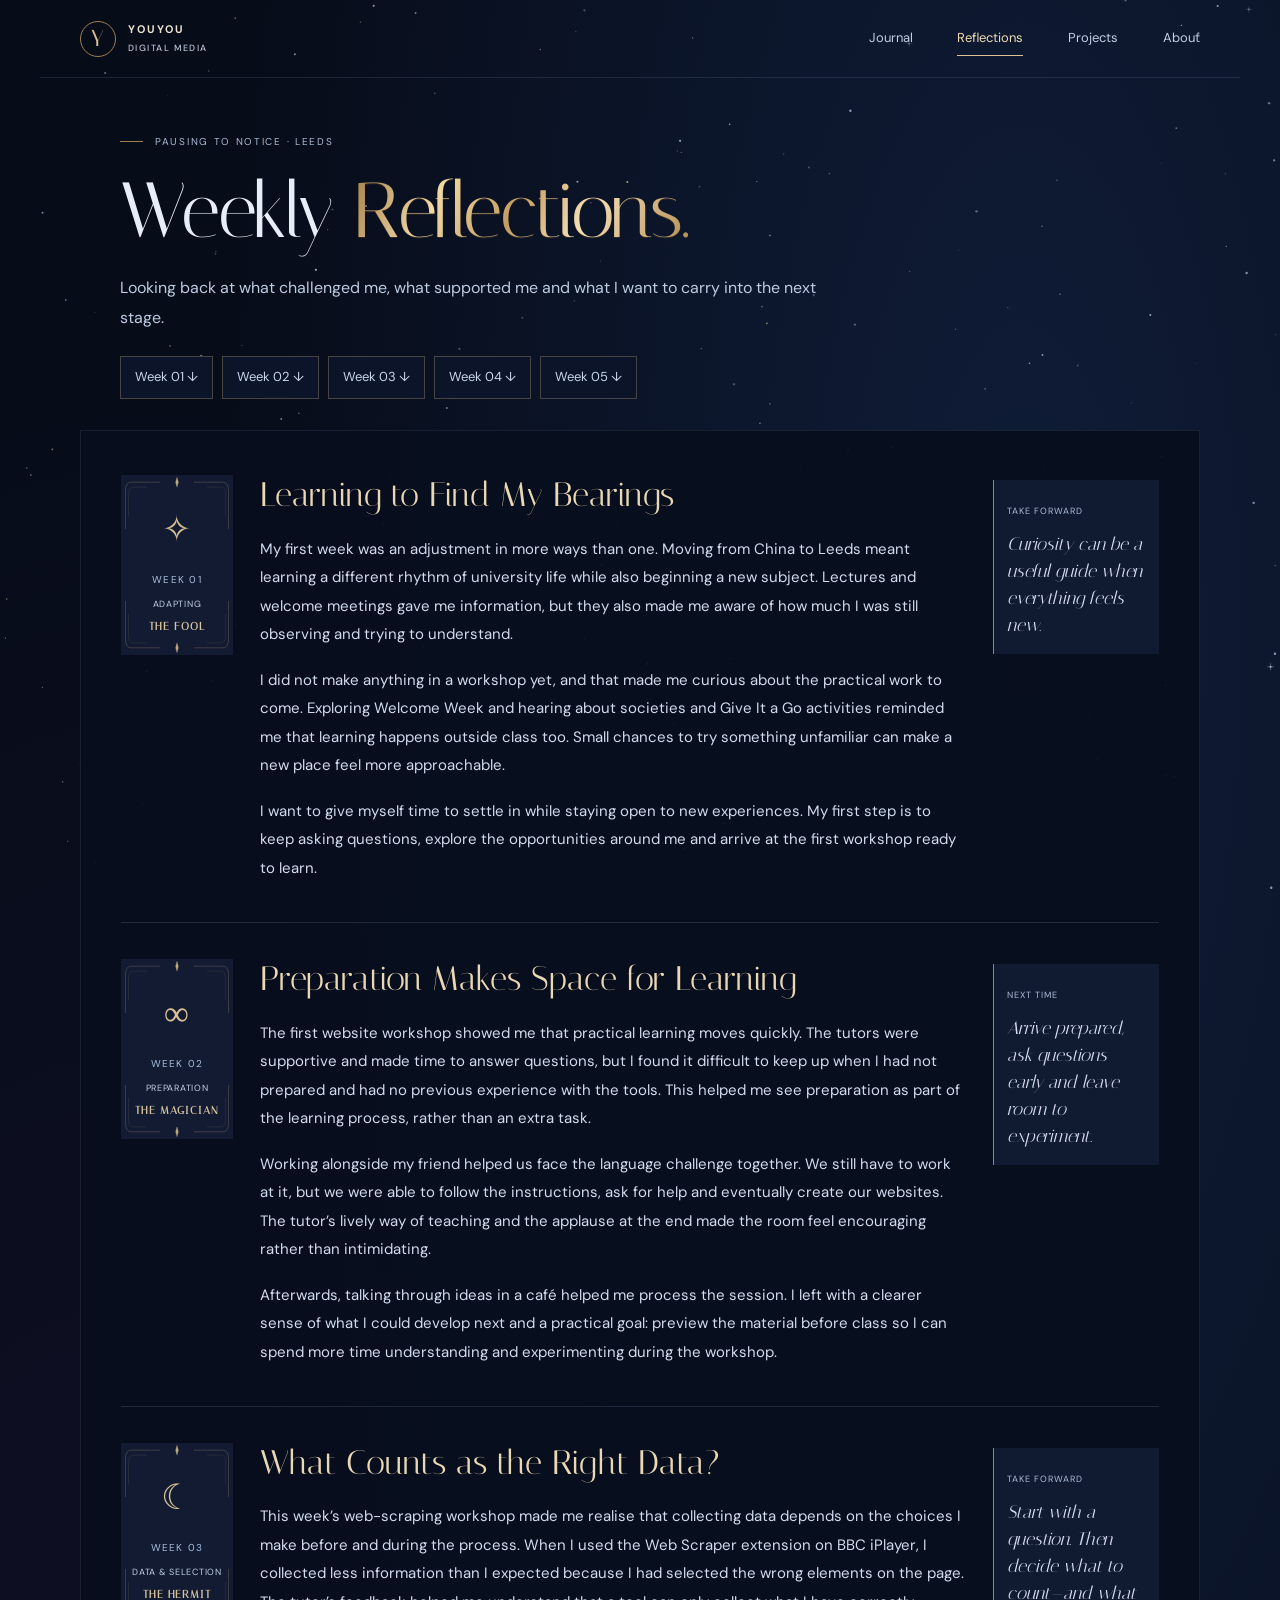
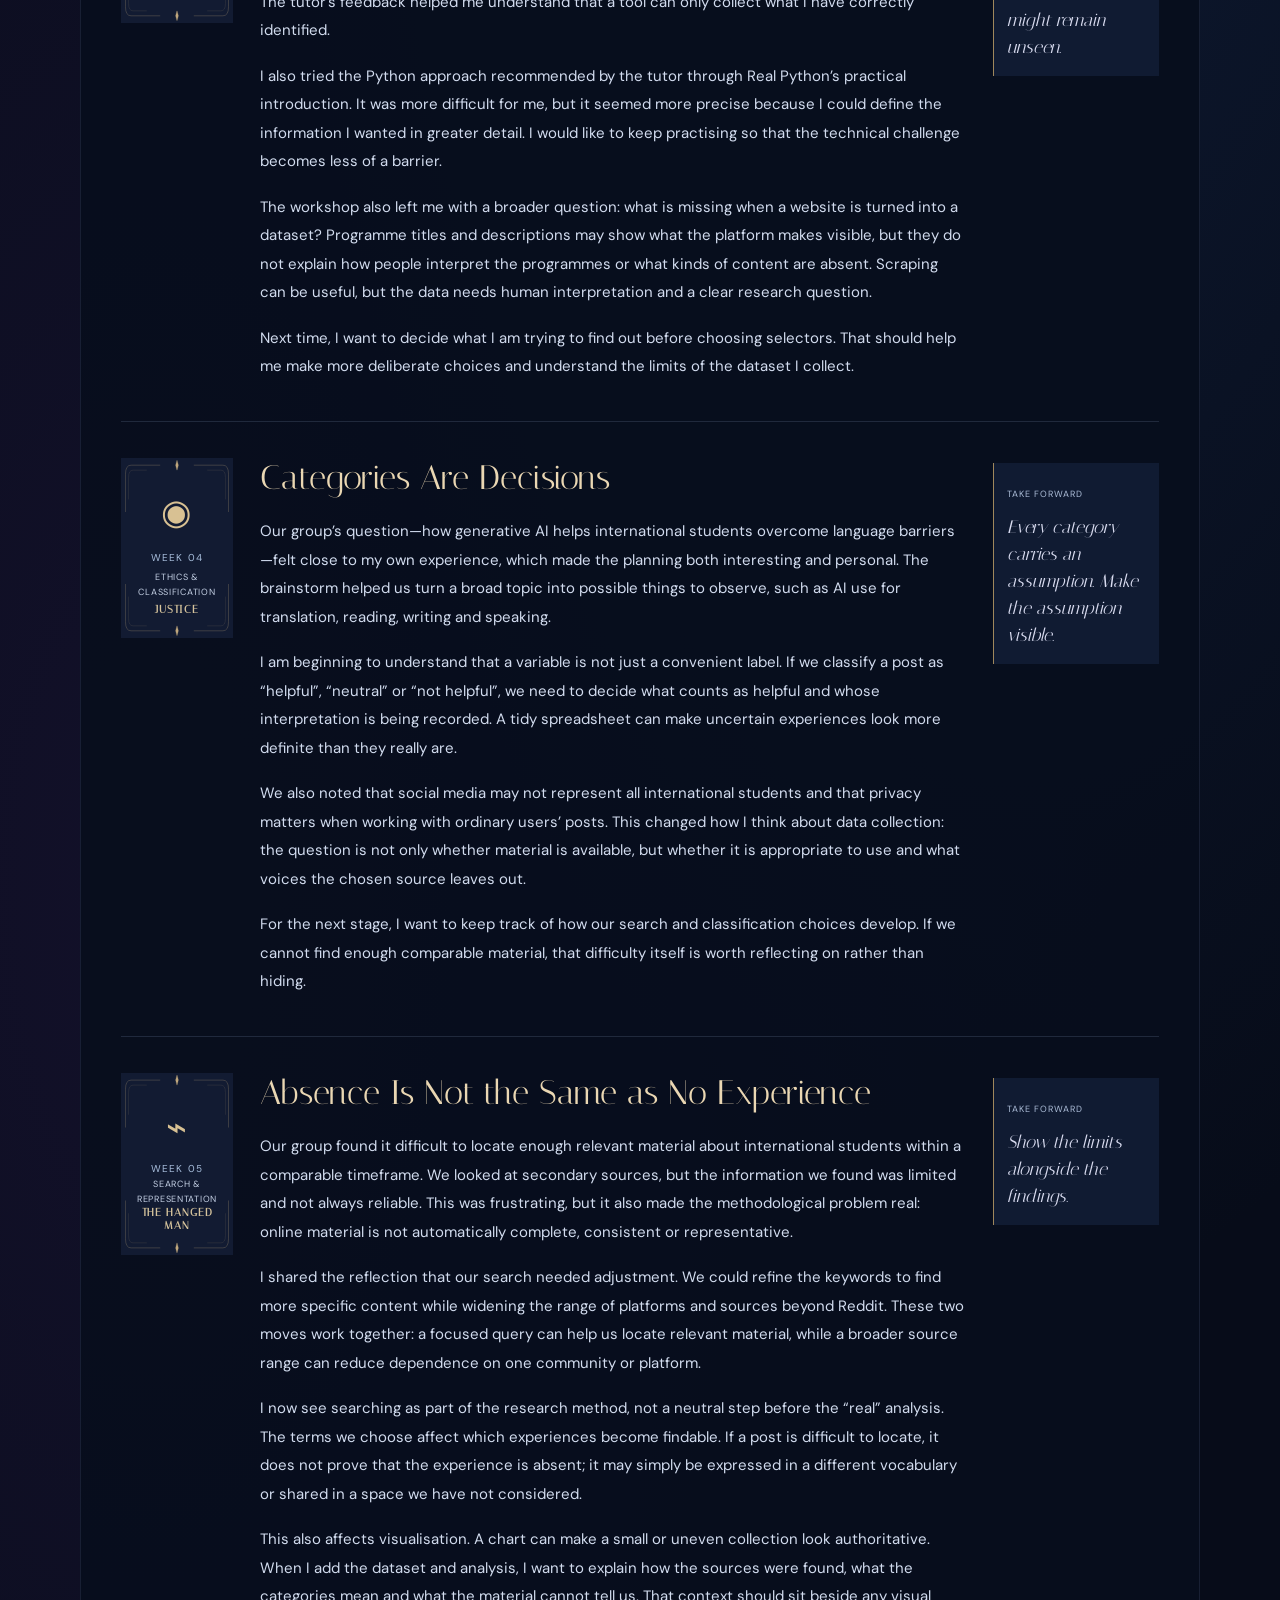
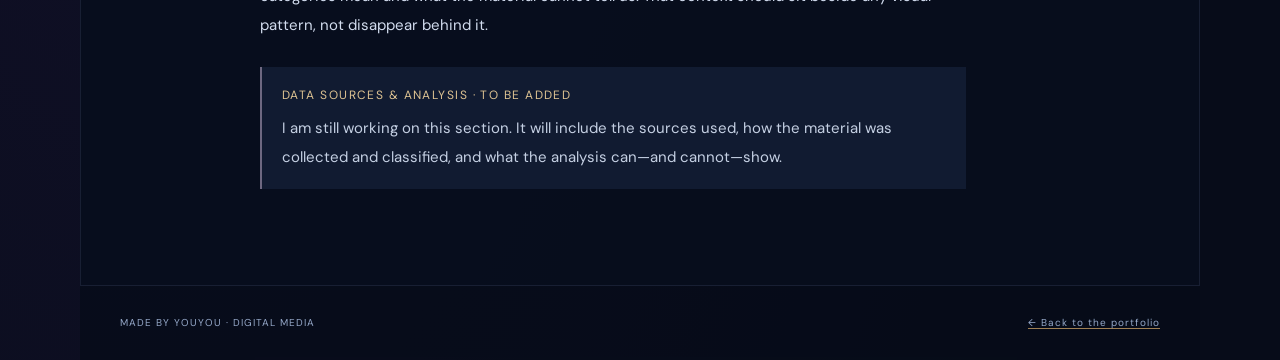
<file: reflections.html>
<!doctype html>
<html lang="en"><head><meta charset="utf-8"><meta name="viewport" content="width=device-width, initial-scale=1"><meta name="description" content="Weekly reflections on learning Digital Media at Leeds."><title>Reflections — Youyou</title><link rel="preconnect" href="https://fonts.googleapis.com"><link rel="preconnect" href="https://fonts.gstatic.com" crossorigin><link href="https://fonts.googleapis.com/css2?family=DM+Sans:wght@400;500;600;700&family=Cormorant+Garamond:wght@500;600;700&family=Playfair+Display:wght@500;600;700&display=swap" rel="stylesheet"><link href="stylesheet.css?v=13" rel="stylesheet"><style data-theme="observatory">
@import url('https://fonts.googleapis.com/css2?family=Italiana&family=DM+Sans:wght@400;500;600;700&display=swap');

:root { --project-crystal:url("data:image/svg+xml,%3Csvg xmlns='http://www.w3.org/2000/svg' viewBox='0 0 180 200' fill='none' stroke='%23d4b77e' stroke-width='.9' stroke-linejoin='round'%3E%3Cpath fill='%23aa8a58' fill-opacity='.12' d='M71 63 91 21 111 63 105 136 91 154 77 136Z'/%3E%3Cpath d='m71 63 20 14 20-14M91 21v56m0 0v77M71 63l20 91 20-91M77 136l14-59 14 59M70 91 47 65 32 96 56 146 77 156M47 65l3 34 27 57M32 96l18 3 6 47M109 95l28-31 13 37-22 48-23 7M137 64l-9 40-23 52m45-55-22 3v45'/%3E%3Cellipse cx='91' cy='139' rx='65' ry='16' stroke-opacity='.7'/%3E%3Cpath d='M91 165v25m-8-8 8 8 8-8M23 40v18m-9-9h18M145 34v12m-6-6h12M155 141v10m-5-5h10'/%3E%3Ccircle cx='31' cy='127' r='1.5' fill='%23d4b77e'/%3E%3Ccircle cx='125' cy='24' r='1.5' fill='%23d4b77e'/%3E%3C/svg%3E");  --night:#070c19; --night-blue:#0b1226; --plum:#15172d; --ink:#e9edf8; --muted:#bac4d8; --gold:#dec392; --gold-soft:#9e8055; --line:rgba(204,178,127,.24); --serif:'Italiana',Georgia,serif; }
html,body { background:#070c19; }
body { isolation:isolate; background:radial-gradient(ellipse at 80% 18%,rgba(24,46,87,.5),transparent 55%),radial-gradient(ellipse at 12% 70%,rgba(43,26,76,.32),transparent 60%),#070c19; }
#constellation-sky { position:fixed; z-index:0; inset:0; pointer-events:none; }
.site-shell { position:relative; z-index:1; isolation:isolate; background:transparent; overflow:clip; }
.site-shell::before,.site-shell::after { content:none; }
.hero::before,.hero::after,.subpage-hero::before,.latest-section::before,.intro-band::before { display:none; }
.topbar { max-width:1200px; height:78px; padding:0 40px; border-bottom:1px solid rgba(154,178,222,.14); }
.wordmark-mark { width:36px; height:36px; border:1px solid var(--gold-soft); border-radius:50%; background:none; font-family:var(--serif); font-size:23px; }
.wordmark { color:#ece3cf; }
nav a { color:#c4cde1; }
nav a:hover,nav a[aria-current=page] { color:#efdcb4; }
h1,h2,h3 { font-family:var(--serif); }
.hero { max-width:1180px; min-height:625px; margin:0 auto; padding:32px 40px 66px; display:grid; grid-template-columns:minmax(0,420px) 258px; justify-content:center; align-items:center; gap:32px; }
.hero-copy { max-width:450px; animation:arrive .8s var(--ease-ink) both; }
.hero h1 { font:400 clamp(64px,6.7vw,91px)/1.04 var(--serif); letter-spacing:-.035em; margin:22px 0 24px; }
.hero h1 .title-first { color:#edf0f8; }
.hero h1 em,.subpage-hero h1 em { font-style:normal; font-weight:400; color:#dfc08c; background:linear-gradient(115deg,#a37c45,#f0d8a5 26%,#c49e61 48%,#f4dfb5 68%,#b28a50); background-clip:text; -webkit-background-clip:text; -webkit-text-fill-color:transparent; text-shadow:none; filter:drop-shadow(0 1px 0 rgba(78,56,31,.6)); }
.hero-intro { max-width:410px; color:#c4cee2; font-size:16px; line-height:1.85; }
.eyebrow { color:#aabbd6; font-size:10px; letter-spacing:.17em; }
.eyebrow-line { width:23px; background:var(--gold-soft); }
.text-link { color:#ead5af; border-bottom-color:#a78a5e; }
.hero-foot { left:11%; right:11%; bottom:19px; color:#9baccc; font-size:9px; }
.tarot-stage { position:relative; width:238px; max-width:100%; justify-self:center; perspective:1000px; --tilt-x:0deg; --tilt-y:0deg; --light-x:50%; --light-y:30%; }
.tarot-toggle { display:block; position:relative; width:100%; aspect-ratio:1206/2622; padding:0; border:0; background:none; color:var(--ink); cursor:pointer; transform-style:preserve-3d; transform:rotateX(var(--tilt-x)) rotateY(var(--tilt-y)); transition:transform .3s ease; -webkit-tap-highlight-color:transparent; }
.tarot-toggle:focus-visible { outline:2px solid #e9d3a2; outline-offset:8px; border-radius:6px; }
.tarot-inner { position:absolute; inset:0; display:block; transform-style:preserve-3d; transition:transform .85s cubic-bezier(.22,1,.36,1); }
.tarot-toggle.is-turned .tarot-inner { transform:rotateY(180deg); }
.tarot-face { position:absolute; inset:0; display:block; backface-visibility:hidden; -webkit-backface-visibility:hidden; border-radius:7px; overflow:hidden; box-shadow:0 18px 42px rgba(0,0,0,.36),0 1px 0 rgba(247,219,165,.2); }
.tarot-face::after { content:""; position:absolute; inset:0; border-radius:inherit; pointer-events:none; background:radial-gradient(ellipse at var(--light-x) var(--light-y),rgba(252,227,177,.2),transparent 58%); opacity:.3; transition:opacity .3s; mix-blend-mode:screen; }
.tarot-toggle:hover .tarot-face::after { opacity:.8; }
.tarot-original { display:block; width:100%; height:100%; object-fit:contain; }
.tarot-front svg { display:block; width:100%; height:100%; }
.tarot-back { display:flex; flex-direction:column; align-items:center; justify-content:center; padding:38px; transform:rotateY(180deg); background:linear-gradient(150deg,#151f38,#0b1225 55%,#241a38); border:1px solid #b39562; text-align:center; }
.tarot-back::before { position:absolute; inset:10px; content:""; border:1px solid rgba(212,186,135,.4); border-radius:2px; }
.tarot-back-symbol { display:block; width:110px; height:110px; margin-bottom:29px; color:#d9bd86; }
.tarot-back-title { display:block; color:#ebd6af; font:400 31px/1.14 var(--serif); margin-bottom:20px; }
.tarot-back-copy { display:block; color:#c2cce0; font:400 13px/1.8 var(--sans); }
.tarot-back-end { display:block; color:#bba582; font:400 9px/1.5 var(--sans); letter-spacing:.15em; margin-top:27px; }
.tarot-hint { display:flex; align-items:center; justify-content:center; gap:8px; margin:16px 0 0; color:#b8c4da; font-size:11px; letter-spacing:.02em; }
.tarot-hint::before { content:"✧"; color:var(--gold); font-size:15px; }
.hint-touch { display:none; }
.priestess-orb { transform-box:fill-box; transform-origin:center; animation:oracle-breathe 5s ease-in-out infinite; }
.card-celestial { transform-origin:180px 121px; animation:moon-breathe 7s ease-in-out infinite; }
@keyframes oracle-breathe { 0%,100% { translate:0 0; } 50% { translate:0 -3px; } }
@keyframes moon-breathe { 0%,100% { opacity:.65; } 50% { opacity:1; } }
.portfolio-index,.latest-section,.subpage-hero,.page-content { max-width:1120px; padding-left:40px; padding-right:40px; }
.portfolio-index { background:rgba(10,16,33,.82); padding-top:61px; padding-bottom:65px; border-top:1px solid rgba(166,154,192,.12); }
.portfolio-index::before { background:var(--ornament-phases) center/contain no-repeat; top:-23px; height:46px; width:min(47%,420px); opacity:.8; }
.section-heading { gap:30px; margin-bottom:31px; }
.section-heading h2 { color:#ecddc0; font-size:clamp(37px,4.1vw,51px); }
.section-kicker { color:#b6a587; font-size:10px; letter-spacing:.16em; }
.section-description { color:#b9c5dc; font-size:14px; max-width:355px; }
.portal-grid { gap:22px; }
.portal-card { background:linear-gradient(145deg,#121d34,#17162d); border:1px solid rgba(170,153,116,.18); min-height:352px; padding:27px 24px 24px; }
.portal-card:hover { background:#1b2340; border-color:#bda271; transform:translateY(-5px); }
.portal-card::before { inset:8px; opacity:.6; }
.portal-number { color:#a2b4cf; font-size:10px; }
.portal-symbol { width:120px; height:125px; margin:8px auto 8px; opacity:.9; }
.portal-card h3 { color:#e9d5b0; font-size:29px; line-height:1.17; margin-bottom:10px; }
.portal-card p { color:#bdc9df; font-size:14px; line-height:1.7; }
.portal-action { color:#dfc18b; font-size:10px; }
.portal-work .portal-symbol { background-image:var(--project-crystal); background-size:110px 122px; rotate:0deg; }
.latest-section { background:rgba(7,12,25,.72); padding-top:56px; padding-bottom:65px; }
.latest-link { background:transparent; border-bottom:1px solid var(--line); padding-left:0; }
.latest-link:hover { background:rgba(38,43,78,.4); }
.latest-link strong { color:#e3e9f6; font-size:25px; }
.intro-band { max-width:1120px; margin:auto; padding:60px 68px; background:#11182d; }
.intro-statement { color:#e2e8f5; max-width:820px; font-size:34px; line-height:1.35; }
.intro-aside { color:#aab9d2; }
footer { max-width:1120px; padding:28px 40px; color:#95a8c8; background:rgba(7,12,25,.7); }
.subpage-hero { padding-top:56px; padding-bottom:31px; background:transparent; }
.subpage-hero h1 { color:#e9edf7; font:400 clamp(52px,6.7vw,78px)/1.08 var(--serif); letter-spacing:-.025em; margin:20px 0; max-width:100%; }
.subpage-hero .hero-intro { max-width:700px; color:#bdcbe1; font-size:16px; }
.page-jump { gap:9px; margin-top:24px; }
.page-jump a { background:#0b1429; border-color:rgba(184,162,119,.35); color:#cad6e9; padding:9px 14px; }
.page-jump a:hover { background:#1e2441; color:#efd5a5; border-color:#bea06c; }
.page-content { background:rgba(8,14,29,.94); border:1px solid rgba(146,167,212,.12); padding-top:8px; padding-bottom:48px; }
.page-entry { grid-template-columns:112px minmax(0,1fr) 166px; gap:27px; padding:36px 0 40px; border-top-color:rgba(164,185,220,.16); }
.page-entry:first-child { border-top:0; }
.entry-prose { color:#d4def0; }
.entry-prose h2 { color:#ead7b3; font-size:34px; line-height:1.16; margin-bottom:20px; }
.entry-prose p { color:#d2dcef; font-size:15px; line-height:1.9; }
.entry-prose a { color:#e4c58f; }
.entry-meta { min-height:180px; background:var(--ornament-frame) center/100% 100% no-repeat,#121b32; padding:22px 10px; border:0; }
.entry-meta::before { font-size:35px; min-height:65px; color:#d8c193; }
.entry-meta::after { color:#d6c49d; font-size:11px; letter-spacing:.08em; }
.entry-meta span:first-child { color:#a8bedc; }
.entry-meta span:last-child { color:#c4d0e4; font-size:9px; line-height:1.6; }
.entry-note { background:#101b32; border-left:1px solid #9f875c; padding:15px 13px; }
.entry-note>span { color:#acbdd7; font-size:9px; }
.entry-note p { color:#d9dcf0; font-size:18px; line-height:1.5; }
.embedded-board { margin:26px 0; max-width:100%; }
.embedded-board img,.padlet-screenshot { display:block; width:100%; max-width:100%; height:auto; object-fit:contain; border:1px solid rgba(177,193,222,.2); }
.dataset-report { background:#101a30; border-color:rgba(198,169,116,.35); padding:21px; }
.report-heading h3 { color:#e6d1aa; font-size:30px; }
.report-heading p,.report-chart figcaption,.method-note p { color:#c0cde3; }
.method-note { background:#15203a; }
.pie-slice { stroke:#101a30; }
.pie-none { fill:#809bc8; }.pie-helpful { fill:#a38abd; }.pie-mixed { fill:#c9ac76; }
.project-card { margin-top:25px; background:linear-gradient(130deg,#111f38,#18162e); border-color:rgba(194,168,117,.4); padding:34px; }
.project-card h2 { color:#e8d4af; font-size:43px; }
.project-topline { color:#acbdd9; font-size:10px; }
.project-summary,.project-details p,.project-note p { color:#c3d0e5; }
.project-details { border-top-color:var(--line); }
.project-note { padding:30px 4px 6px; }
.dataset-placeholder { background:#111b31; border-color:#6e6881; }
.dataset-placeholder p { color:#c5d0e3; }
@media(max-width:900px) {
  .hero { gap:28px; padding-left:34px; padding-right:34px; grid-template-columns:minmax(0,1fr) 240px; min-height:590px; }
  .hero h1 { font-size:clamp(53px,7.4vw,77px); }
  .tarot-stage { width:240px; }
  .page-entry { grid-template-columns:100px minmax(0,1fr); gap:24px; }
  .entry-note { grid-column:2; max-width:none; margin-top:-10px; }
  .entry-note p { margin-bottom:0; }
  .portal-grid { gap:13px; }.portal-card { padding:25px 18px 22px; }.portal-card h3 { font-size:26px; }
}
@media(max-width:680px) {
  .topbar { height:auto; min-height:78px; padding:14px 23px; gap:14px; }
  nav a { font-size:12px; }
  .hero { grid-template-columns:1fr; gap:32px; min-height:0; padding:42px 25px 69px; }
  .hero-copy { width:100%; max-width:440px; justify-self:center; }
  .hero h1 { font-size:clamp(57px,14.5vw,78px); margin-top:19px; margin-bottom:22px; }
  .hero-intro { font-size:15px; line-height:1.8; margin-bottom:20px; }
  .hero-foot { left:25px; right:25px; font-size:8px; bottom:18px; }
  .tarot-stage { width:min(65vw,250px); }
  .tarot-back { padding:32px; }
  .tarot-back-title { font-size:29px; }
  .hint-desktop { display:none; }.hint-touch { display:inline; }
  .portfolio-index,.latest-section,.subpage-hero,.page-content { padding-left:24px; padding-right:24px; }
  .portfolio-index { padding-top:48px; padding-bottom:44px; }
  .portfolio-index::before { width:70%; }
  .section-heading h2 { font-size:38px; }
  .portal-grid { gap:18px; }.portal-card { min-height:338px; padding:26px; }.portal-card h3 { font-size:31px; }
  .latest-section { padding-top:43px; padding-bottom:46px; }
  .intro-band { padding:44px 24px; }.intro-statement { font-size:27px; }
  footer { padding:24px; }
  .subpage-hero { padding-top:41px; padding-bottom:27px; }
  .subpage-hero h1 { font-size:clamp(48px,12vw,65px); line-height:1.08; }
  .subpage-hero .hero-intro { font-size:15px; line-height:1.8; }
  .page-jump a { font-size:12px; padding:8px 11px; }
  .page-content { border-left:0; border-right:0; }
  .page-entry { grid-template-columns:1fr; gap:21px; padding-top:29px; padding-bottom:30px; }
  .entry-meta { width:115px; min-height:158px; padding:18px 9px; }
  .entry-meta::before { min-height:49px; font-size:28px; }
  .entry-note { grid-column:1; margin:0; }.entry-note p { font-size:19px; }
  .entry-prose h2 { font-size:32px; }.entry-prose p { font-size:15px; }
  .project-card { padding:25px 21px; }.project-card h2 { font-size:36px; }.project-topline { gap:15px; font-size:9px; }
  .project-details { grid-template-columns:1fr; gap:16px; }
  .dataset-report { padding:16px; }.report-heading h3 { font-size:27px; }
}
@media(prefers-reduced-motion:reduce) {
  *,*::before,*::after { animation:none!important; scroll-behavior:auto!important; }
  .tarot-toggle,.tarot-inner { transition:none; }
  .tarot-toggle { transform:none; }
}

</style>
</head><body><canvas id="constellation-sky" aria-hidden="true"></canvas><div class="site-shell"><header class="topbar"><a class="wordmark" href="index.html"><span class="wordmark-mark">Y</span><span>YOUYOU <small>DIGITAL MEDIA</small></span></a><nav aria-label="Main navigation"><a href="journal.html">Journal</a><a href="reflections.html" aria-current="page">Reflections</a><a href="work.html">Projects</a><a href="index.html#about">About</a></nav></header><main><section class="subpage-hero"><p class="eyebrow"><span class="eyebrow-line"></span> PAUSING TO NOTICE · LEEDS</p><h1>Weekly <em>Reflections.</em></h1><p class="hero-intro">Looking back at what challenged me, what supported me and what I want to carry into the next stage.</p><div class="page-jump"><a href="#week-1">Week 01 ↓</a><a href="#week-2">Week 02 ↓</a><a href="#week-3">Week 03 ↓</a><a href="#week-4">Week 04 ↓</a><a href="#week-5">Week 05 ↓</a></div></section><section class="page-content">
<article class="page-entry" id="week-1"><div class="entry-meta"><span>WEEK 01</span><span>ADAPTING</span></div><div class="entry-prose"><h2>Learning to Find My Bearings</h2><p>My first week was an adjustment in more ways than one. Moving from China to Leeds meant learning a different rhythm of university life while also beginning a new subject. Lectures and welcome meetings gave me information, but they also made me aware of how much I was still observing and trying to understand.</p><p>I did not make anything in a workshop yet, and that made me curious about the practical work to come. Exploring Welcome Week and hearing about societies and Give It a Go activities reminded me that learning happens outside class too. Small chances to try something unfamiliar can make a new place feel more approachable.</p><p>I want to give myself time to settle in while staying open to new experiences. My first step is to keep asking questions, explore the opportunities around me and arrive at the first workshop ready to learn.</p></div><aside class="entry-note"><span>TAKE FORWARD</span><p>Curiosity can be a useful guide when everything feels new.</p></aside></article>
<article class="page-entry" id="week-2"><div class="entry-meta"><span>WEEK 02</span><span>PREPARATION</span></div><div class="entry-prose"><h2>Preparation Makes Space for Learning</h2><p>The first website workshop showed me that practical learning moves quickly. The tutors were supportive and made time to answer questions, but I found it difficult to keep up when I had not prepared and had no previous experience with the tools. This helped me see preparation as part of the learning process, rather than an extra task.</p><p>Working alongside my friend helped us face the language challenge together. We still have to work at it, but we were able to follow the instructions, ask for help and eventually create our websites. The tutor’s lively way of teaching and the applause at the end made the room feel encouraging rather than intimidating.</p><p>Afterwards, talking through ideas in a café helped me process the session. I left with a clearer sense of what I could develop next and a practical goal: preview the material before class so I can spend more time understanding and experimenting during the workshop.</p></div><aside class="entry-note"><span>NEXT TIME</span><p>Arrive prepared, ask questions early and leave room to experiment.</p></aside></article>
<article class="page-entry" id="week-3"><div class="entry-meta"><span>WEEK 03</span><span>DATA & SELECTION</span></div><div class="entry-prose"><h2>What Counts as the Right Data?</h2><p>This week’s web-scraping workshop made me realise that collecting data depends on the choices I make before and during the process. When I used the Web Scraper extension on BBC iPlayer, I collected less information than I expected because I had selected the wrong elements on the page. The tutor’s feedback helped me understand that a tool can only collect what I have correctly identified.</p><p>I also tried the Python approach recommended by the tutor through Real Python’s practical introduction. It was more difficult for me, but it seemed more precise because I could define the information I wanted in greater detail. I would like to keep practising so that the technical challenge becomes less of a barrier.</p><p>The workshop also left me with a broader question: what is missing when a website is turned into a dataset? Programme titles and descriptions may show what the platform makes visible, but they do not explain how people interpret the programmes or what kinds of content are absent. Scraping can be useful, but the data needs human interpretation and a clear research question.</p><p>Next time, I want to decide what I am trying to find out before choosing selectors. That should help me make more deliberate choices and understand the limits of the dataset I collect.</p></div><aside class="entry-note"><span>TAKE FORWARD</span><p>Start with a question. Then decide what to count—and what might remain unseen.</p></aside></article>
<article class="page-entry" id="week-4"><div class="entry-meta"><span>WEEK 04</span><span>ETHICS & CLASSIFICATION</span></div><div class="entry-prose"><h2>Categories Are Decisions</h2><p>Our group’s question—how generative AI helps international students overcome language barriers—felt close to my own experience, which made the planning both interesting and personal. The brainstorm helped us turn a broad topic into possible things to observe, such as AI use for translation, reading, writing and speaking.</p><p>I am beginning to understand that a variable is not just a convenient label. If we classify a post as “helpful”, “neutral” or “not helpful”, we need to decide what counts as helpful and whose interpretation is being recorded. A tidy spreadsheet can make uncertain experiences look more definite than they really are.</p><p>We also noted that social media may not represent all international students and that privacy matters when working with ordinary users’ posts. This changed how I think about data collection: the question is not only whether material is available, but whether it is appropriate to use and what voices the chosen source leaves out.</p><p>For the next stage, I want to keep track of how our search and classification choices develop. If we cannot find enough comparable material, that difficulty itself is worth reflecting on rather than hiding.</p></div><aside class="entry-note"><span>TAKE FORWARD</span><p>Every category carries an assumption. Make the assumption visible.</p></aside></article>
<article class="page-entry" id="week-5"><div class="entry-meta"><span>WEEK 05</span><span>SEARCH & REPRESENTATION</span></div><div class="entry-prose"><h2>Absence Is Not the Same as No Experience</h2><p>Our group found it difficult to locate enough relevant material about international students within a comparable timeframe. We looked at secondary sources, but the information we found was limited and not always reliable. This was frustrating, but it also made the methodological problem real: online material is not automatically complete, consistent or representative.</p><p>I shared the reflection that our search needed adjustment. We could refine the keywords to find more specific content while widening the range of platforms and sources beyond Reddit. These two moves work together: a focused query can help us locate relevant material, while a broader source range can reduce dependence on one community or platform.</p><p>I now see searching as part of the research method, not a neutral step before the “real” analysis. The terms we choose affect which experiences become findable. If a post is difficult to locate, it does not prove that the experience is absent; it may simply be expressed in a different vocabulary or shared in a space we have not considered.</p><p>This also affects visualisation. A chart can make a small or uneven collection look authoritative. When I add the dataset and analysis, I want to explain how the sources were found, what the categories mean and what the material cannot tell us. That context should sit beside any visual pattern, not disappear behind it.</p><section class="dataset-placeholder"><span>DATA SOURCES & ANALYSIS · TO BE ADDED</span><p>I am still working on this section. It will include the sources used, how the material was collected and classified, and what the analysis can—and cannot—show.</p></section></div><aside class="entry-note"><span>TAKE FORWARD</span><p>Show the limits alongside the findings.</p></aside></article>
</section></main><footer><span>MADE BY YOUYOU · DIGITAL MEDIA</span><a href="index.html">← Back to the portfolio</a></footer></div><script data-theme="observatory">
(() => {
  const reduced = matchMedia('(prefers-reduced-motion: reduce)');
  const finePointer = matchMedia('(hover: hover) and (pointer: fine)');
  const stage = document.querySelector('.tarot-stage');
  const card = document.querySelector('.tarot-toggle');
  if (stage && card) {
    let bounds;
    let frame;
    card.addEventListener('click', () => {
      const turned = card.getAttribute('aria-pressed') !== 'true';
      card.setAttribute('aria-pressed', String(turned));
      card.setAttribute('aria-label', turned ? 'Turn the tarot card back to the goddess' : 'Turn the goddess tarot card over');
      card.classList.toggle('is-turned', turned);
      card.querySelector('.tarot-front').setAttribute('aria-hidden', String(turned));
      card.querySelector('.tarot-back').setAttribute('aria-hidden', String(!turned));
    });
    stage.addEventListener('pointerenter', () => { bounds = stage.getBoundingClientRect(); });
    stage.addEventListener('pointermove', event => {
      if (!finePointer.matches || reduced.matches || !bounds) return;
      const x = Math.max(0, Math.min(1, (event.clientX - bounds.left) / bounds.width));
      const y = Math.max(0, Math.min(1, (event.clientY - bounds.top) / bounds.height));
      cancelAnimationFrame(frame);
      frame = requestAnimationFrame(() => {
        stage.style.setProperty('--tilt-x', `${(0.5 - y) * 12}deg`);
        stage.style.setProperty('--tilt-y', `${(x - 0.5) * 14}deg`);
        stage.style.setProperty('--light-x', `${x * 100}%`);
        stage.style.setProperty('--light-y', `${y * 100}%`);
      });
    });
    stage.addEventListener('pointerleave', () => {
      cancelAnimationFrame(frame);
      stage.style.setProperty('--tilt-x', '0deg');
      stage.style.setProperty('--tilt-y', '0deg');
      stage.style.setProperty('--light-x', '50%');
      stage.style.setProperty('--light-y', '30%');
    });
  }

  const sky = document.querySelector('#constellation-sky');
  if (!sky) return;
  const context = sky.getContext('2d');
  if (!context) return;
  let width, height, stars = [], animation, resizeTimer, lastFrame = 0;
  let seed = 127;
  const random = () => { seed = (seed * 1664525 + 1013904223) >>> 0; return seed / 4294967296; };
  function fit() {
    width = innerWidth; height = innerHeight;
    const ratio = Math.min(devicePixelRatio || 1, 2);
    sky.width = Math.round(width * ratio); sky.height = Math.round(height * ratio);
    sky.style.width = `${width}px`; sky.style.height = `${height}px`;
    context.setTransform(ratio, 0, 0, ratio, 0, 0);
    seed = 127;
    stars = Array.from({ length: Math.max(50, Math.min(190, Math.round(width * height / 5500))) }, () => ({
      x: random() * width, y: random() * height, radius: .45 + random() * .85,
      phase: random() * Math.PI * 2, speed: .15 + random() * .3,
      cross: random() > .965, warm: random() > .77
    }));
    draw(0);
  }
  function draw(time) {
    context.clearRect(0, 0, width, height);
    for (const star of stars) {
      const alpha = reduced.matches ? .57 : .48 + Math.sin(time / 1000 * star.speed + star.phase) * .22;
      context.fillStyle = star.warm ? `rgba(235,212,166,${alpha})` : `rgba(211,225,255,${alpha})`;
      context.beginPath(); context.arc(star.x, star.y, star.radius, 0, Math.PI * 2); context.fill();
      if (star.cross) {
        context.strokeStyle = `rgba(227,231,255,${alpha * .75})`; context.lineWidth = .65;
        context.beginPath(); context.moveTo(star.x - 3.5, star.y); context.lineTo(star.x + 3.5, star.y);
        context.moveTo(star.x, star.y - 3.5); context.lineTo(star.x, star.y + 3.5); context.stroke();
      }
    }
  }
  function tick(time) {
    if (time - lastFrame > 50) { draw(time); lastFrame = time; }
    animation = requestAnimationFrame(tick);
  }
  function start() {
    cancelAnimationFrame(animation);
    if (!reduced.matches && !document.hidden) animation = requestAnimationFrame(tick);
    else draw(0);
  }
  fit(); start();
  addEventListener('resize', () => { clearTimeout(resizeTimer); resizeTimer = setTimeout(fit, 100); });
  document.addEventListener('visibilitychange', start);
  reduced.addEventListener('change', start);
})();

</script>
</body></html>
</file>
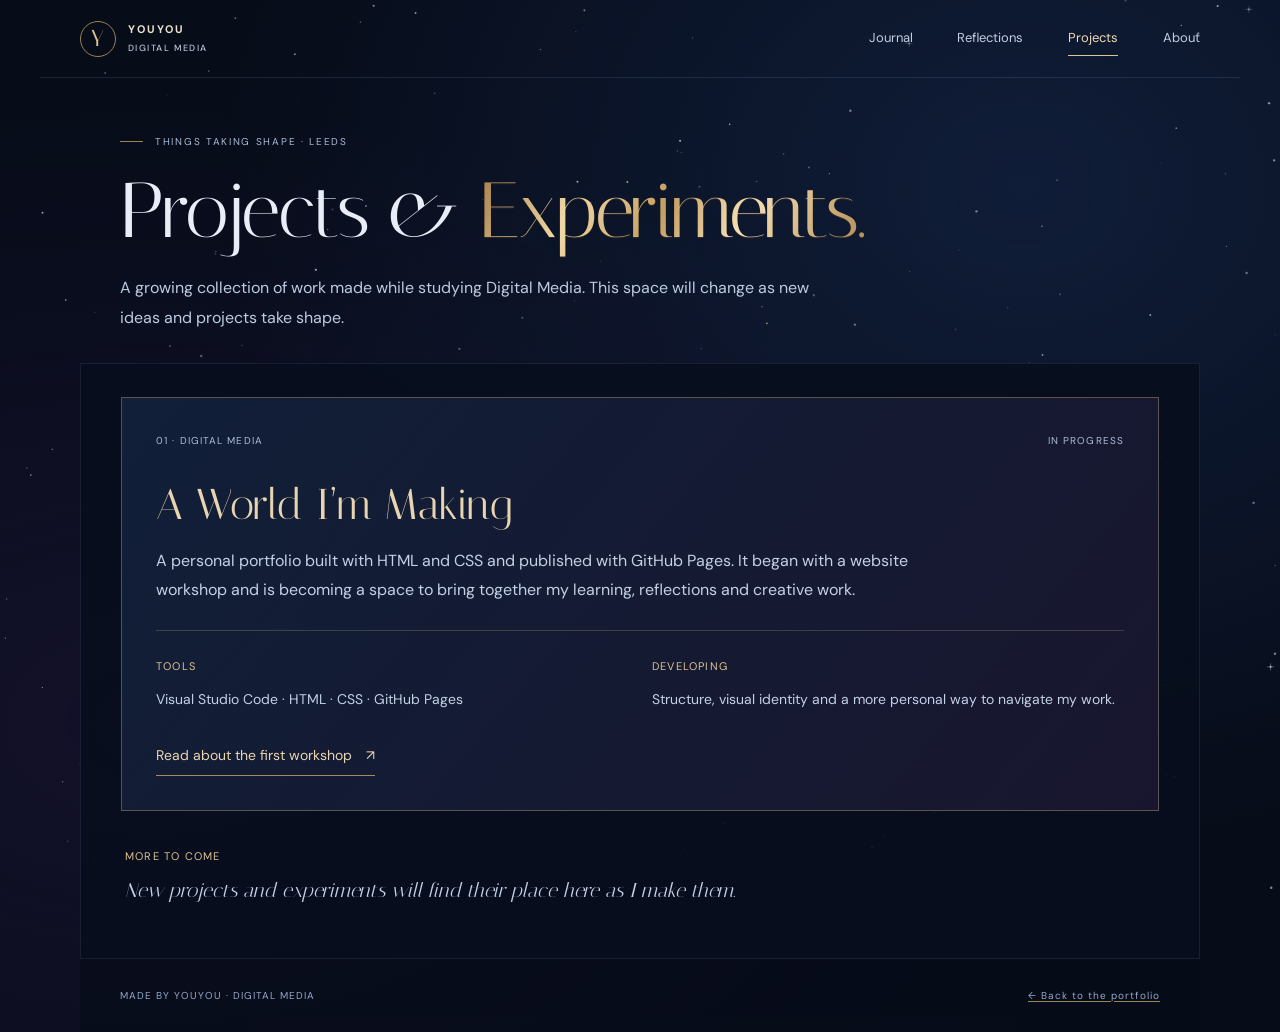
<file: work.html>
<!doctype html>
<html lang="en"><head><meta charset="utf-8"><meta name="viewport" content="width=device-width, initial-scale=1"><meta name="description" content="Projects and experiments in Youyou's Digital Media portfolio."><title>Projects & Experiments — Youyou</title><link rel="preconnect" href="https://fonts.googleapis.com"><link rel="preconnect" href="https://fonts.gstatic.com" crossorigin><link href="https://fonts.googleapis.com/css2?family=DM+Sans:wght@400;500;600;700&family=Cormorant+Garamond:wght@500;600;700&family=Playfair+Display:wght@500;600;700&display=swap" rel="stylesheet"><link href="stylesheet.css?v=13" rel="stylesheet"><style data-theme="observatory">
@import url('https://fonts.googleapis.com/css2?family=Italiana&family=DM+Sans:wght@400;500;600;700&display=swap');

:root { --project-crystal:url("data:image/svg+xml,%3Csvg xmlns='http://www.w3.org/2000/svg' viewBox='0 0 180 200' fill='none' stroke='%23d4b77e' stroke-width='.9' stroke-linejoin='round'%3E%3Cpath fill='%23aa8a58' fill-opacity='.12' d='M71 63 91 21 111 63 105 136 91 154 77 136Z'/%3E%3Cpath d='m71 63 20 14 20-14M91 21v56m0 0v77M71 63l20 91 20-91M77 136l14-59 14 59M70 91 47 65 32 96 56 146 77 156M47 65l3 34 27 57M32 96l18 3 6 47M109 95l28-31 13 37-22 48-23 7M137 64l-9 40-23 52m45-55-22 3v45'/%3E%3Cellipse cx='91' cy='139' rx='65' ry='16' stroke-opacity='.7'/%3E%3Cpath d='M91 165v25m-8-8 8 8 8-8M23 40v18m-9-9h18M145 34v12m-6-6h12M155 141v10m-5-5h10'/%3E%3Ccircle cx='31' cy='127' r='1.5' fill='%23d4b77e'/%3E%3Ccircle cx='125' cy='24' r='1.5' fill='%23d4b77e'/%3E%3C/svg%3E");  --night:#070c19; --night-blue:#0b1226; --plum:#15172d; --ink:#e9edf8; --muted:#bac4d8; --gold:#dec392; --gold-soft:#9e8055; --line:rgba(204,178,127,.24); --serif:'Italiana',Georgia,serif; }
html,body { background:#070c19; }
body { isolation:isolate; background:radial-gradient(ellipse at 80% 18%,rgba(24,46,87,.5),transparent 55%),radial-gradient(ellipse at 12% 70%,rgba(43,26,76,.32),transparent 60%),#070c19; }
#constellation-sky { position:fixed; z-index:0; inset:0; pointer-events:none; }
.site-shell { position:relative; z-index:1; isolation:isolate; background:transparent; overflow:clip; }
.site-shell::before,.site-shell::after { content:none; }
.hero::before,.hero::after,.subpage-hero::before,.latest-section::before,.intro-band::before { display:none; }
.topbar { max-width:1200px; height:78px; padding:0 40px; border-bottom:1px solid rgba(154,178,222,.14); }
.wordmark-mark { width:36px; height:36px; border:1px solid var(--gold-soft); border-radius:50%; background:none; font-family:var(--serif); font-size:23px; }
.wordmark { color:#ece3cf; }
nav a { color:#c4cde1; }
nav a:hover,nav a[aria-current=page] { color:#efdcb4; }
h1,h2,h3 { font-family:var(--serif); }
.hero { max-width:1180px; min-height:625px; margin:0 auto; padding:32px 40px 66px; display:grid; grid-template-columns:minmax(0,420px) 258px; justify-content:center; align-items:center; gap:32px; }
.hero-copy { max-width:450px; animation:arrive .8s var(--ease-ink) both; }
.hero h1 { font:400 clamp(64px,6.7vw,91px)/1.04 var(--serif); letter-spacing:-.035em; margin:22px 0 24px; }
.hero h1 .title-first { color:#edf0f8; }
.hero h1 em,.subpage-hero h1 em { font-style:normal; font-weight:400; color:#dfc08c; background:linear-gradient(115deg,#a37c45,#f0d8a5 26%,#c49e61 48%,#f4dfb5 68%,#b28a50); background-clip:text; -webkit-background-clip:text; -webkit-text-fill-color:transparent; text-shadow:none; filter:drop-shadow(0 1px 0 rgba(78,56,31,.6)); }
.hero-intro { max-width:410px; color:#c4cee2; font-size:16px; line-height:1.85; }
.eyebrow { color:#aabbd6; font-size:10px; letter-spacing:.17em; }
.eyebrow-line { width:23px; background:var(--gold-soft); }
.text-link { color:#ead5af; border-bottom-color:#a78a5e; }
.hero-foot { left:11%; right:11%; bottom:19px; color:#9baccc; font-size:9px; }
.tarot-stage { position:relative; width:238px; max-width:100%; justify-self:center; perspective:1000px; --tilt-x:0deg; --tilt-y:0deg; --light-x:50%; --light-y:30%; }
.tarot-toggle { display:block; position:relative; width:100%; aspect-ratio:1206/2622; padding:0; border:0; background:none; color:var(--ink); cursor:pointer; transform-style:preserve-3d; transform:rotateX(var(--tilt-x)) rotateY(var(--tilt-y)); transition:transform .3s ease; -webkit-tap-highlight-color:transparent; }
.tarot-toggle:focus-visible { outline:2px solid #e9d3a2; outline-offset:8px; border-radius:6px; }
.tarot-inner { position:absolute; inset:0; display:block; transform-style:preserve-3d; transition:transform .85s cubic-bezier(.22,1,.36,1); }
.tarot-toggle.is-turned .tarot-inner { transform:rotateY(180deg); }
.tarot-face { position:absolute; inset:0; display:block; backface-visibility:hidden; -webkit-backface-visibility:hidden; border-radius:7px; overflow:hidden; box-shadow:0 18px 42px rgba(0,0,0,.36),0 1px 0 rgba(247,219,165,.2); }
.tarot-face::after { content:""; position:absolute; inset:0; border-radius:inherit; pointer-events:none; background:radial-gradient(ellipse at var(--light-x) var(--light-y),rgba(252,227,177,.2),transparent 58%); opacity:.3; transition:opacity .3s; mix-blend-mode:screen; }
.tarot-toggle:hover .tarot-face::after { opacity:.8; }
.tarot-original { display:block; width:100%; height:100%; object-fit:contain; }
.tarot-front svg { display:block; width:100%; height:100%; }
.tarot-back { display:flex; flex-direction:column; align-items:center; justify-content:center; padding:38px; transform:rotateY(180deg); background:linear-gradient(150deg,#151f38,#0b1225 55%,#241a38); border:1px solid #b39562; text-align:center; }
.tarot-back::before { position:absolute; inset:10px; content:""; border:1px solid rgba(212,186,135,.4); border-radius:2px; }
.tarot-back-symbol { display:block; width:110px; height:110px; margin-bottom:29px; color:#d9bd86; }
.tarot-back-title { display:block; color:#ebd6af; font:400 31px/1.14 var(--serif); margin-bottom:20px; }
.tarot-back-copy { display:block; color:#c2cce0; font:400 13px/1.8 var(--sans); }
.tarot-back-end { display:block; color:#bba582; font:400 9px/1.5 var(--sans); letter-spacing:.15em; margin-top:27px; }
.tarot-hint { display:flex; align-items:center; justify-content:center; gap:8px; margin:16px 0 0; color:#b8c4da; font-size:11px; letter-spacing:.02em; }
.tarot-hint::before { content:"✧"; color:var(--gold); font-size:15px; }
.hint-touch { display:none; }
.priestess-orb { transform-box:fill-box; transform-origin:center; animation:oracle-breathe 5s ease-in-out infinite; }
.card-celestial { transform-origin:180px 121px; animation:moon-breathe 7s ease-in-out infinite; }
@keyframes oracle-breathe { 0%,100% { translate:0 0; } 50% { translate:0 -3px; } }
@keyframes moon-breathe { 0%,100% { opacity:.65; } 50% { opacity:1; } }
.portfolio-index,.latest-section,.subpage-hero,.page-content { max-width:1120px; padding-left:40px; padding-right:40px; }
.portfolio-index { background:rgba(10,16,33,.82); padding-top:61px; padding-bottom:65px; border-top:1px solid rgba(166,154,192,.12); }
.portfolio-index::before { background:var(--ornament-phases) center/contain no-repeat; top:-23px; height:46px; width:min(47%,420px); opacity:.8; }
.section-heading { gap:30px; margin-bottom:31px; }
.section-heading h2 { color:#ecddc0; font-size:clamp(37px,4.1vw,51px); }
.section-kicker { color:#b6a587; font-size:10px; letter-spacing:.16em; }
.section-description { color:#b9c5dc; font-size:14px; max-width:355px; }
.portal-grid { gap:22px; }
.portal-card { background:linear-gradient(145deg,#121d34,#17162d); border:1px solid rgba(170,153,116,.18); min-height:352px; padding:27px 24px 24px; }
.portal-card:hover { background:#1b2340; border-color:#bda271; transform:translateY(-5px); }
.portal-card::before { inset:8px; opacity:.6; }
.portal-number { color:#a2b4cf; font-size:10px; }
.portal-symbol { width:120px; height:125px; margin:8px auto 8px; opacity:.9; }
.portal-card h3 { color:#e9d5b0; font-size:29px; line-height:1.17; margin-bottom:10px; }
.portal-card p { color:#bdc9df; font-size:14px; line-height:1.7; }
.portal-action { color:#dfc18b; font-size:10px; }
.portal-work .portal-symbol { background-image:var(--project-crystal); background-size:110px 122px; rotate:0deg; }
.latest-section { background:rgba(7,12,25,.72); padding-top:56px; padding-bottom:65px; }
.latest-link { background:transparent; border-bottom:1px solid var(--line); padding-left:0; }
.latest-link:hover { background:rgba(38,43,78,.4); }
.latest-link strong { color:#e3e9f6; font-size:25px; }
.intro-band { max-width:1120px; margin:auto; padding:60px 68px; background:#11182d; }
.intro-statement { color:#e2e8f5; max-width:820px; font-size:34px; line-height:1.35; }
.intro-aside { color:#aab9d2; }
footer { max-width:1120px; padding:28px 40px; color:#95a8c8; background:rgba(7,12,25,.7); }
.subpage-hero { padding-top:56px; padding-bottom:31px; background:transparent; }
.subpage-hero h1 { color:#e9edf7; font:400 clamp(52px,6.7vw,78px)/1.08 var(--serif); letter-spacing:-.025em; margin:20px 0; max-width:100%; }
.subpage-hero .hero-intro { max-width:700px; color:#bdcbe1; font-size:16px; }
.page-jump { gap:9px; margin-top:24px; }
.page-jump a { background:#0b1429; border-color:rgba(184,162,119,.35); color:#cad6e9; padding:9px 14px; }
.page-jump a:hover { background:#1e2441; color:#efd5a5; border-color:#bea06c; }
.page-content { background:rgba(8,14,29,.94); border:1px solid rgba(146,167,212,.12); padding-top:8px; padding-bottom:48px; }
.page-entry { grid-template-columns:112px minmax(0,1fr) 166px; gap:27px; padding:36px 0 40px; border-top-color:rgba(164,185,220,.16); }
.page-entry:first-child { border-top:0; }
.entry-prose { color:#d4def0; }
.entry-prose h2 { color:#ead7b3; font-size:34px; line-height:1.16; margin-bottom:20px; }
.entry-prose p { color:#d2dcef; font-size:15px; line-height:1.9; }
.entry-prose a { color:#e4c58f; }
.entry-meta { min-height:180px; background:var(--ornament-frame) center/100% 100% no-repeat,#121b32; padding:22px 10px; border:0; }
.entry-meta::before { font-size:35px; min-height:65px; color:#d8c193; }
.entry-meta::after { color:#d6c49d; font-size:11px; letter-spacing:.08em; }
.entry-meta span:first-child { color:#a8bedc; }
.entry-meta span:last-child { color:#c4d0e4; font-size:9px; line-height:1.6; }
.entry-note { background:#101b32; border-left:1px solid #9f875c; padding:15px 13px; }
.entry-note>span { color:#acbdd7; font-size:9px; }
.entry-note p { color:#d9dcf0; font-size:18px; line-height:1.5; }
.embedded-board { margin:26px 0; max-width:100%; }
.embedded-board img,.padlet-screenshot { display:block; width:100%; max-width:100%; height:auto; object-fit:contain; border:1px solid rgba(177,193,222,.2); }
.dataset-report { background:#101a30; border-color:rgba(198,169,116,.35); padding:21px; }
.report-heading h3 { color:#e6d1aa; font-size:30px; }
.report-heading p,.report-chart figcaption,.method-note p { color:#c0cde3; }
.method-note { background:#15203a; }
.pie-slice { stroke:#101a30; }
.pie-none { fill:#809bc8; }.pie-helpful { fill:#a38abd; }.pie-mixed { fill:#c9ac76; }
.project-card { margin-top:25px; background:linear-gradient(130deg,#111f38,#18162e); border-color:rgba(194,168,117,.4); padding:34px; }
.project-card h2 { color:#e8d4af; font-size:43px; }
.project-topline { color:#acbdd9; font-size:10px; }
.project-summary,.project-details p,.project-note p { color:#c3d0e5; }
.project-details { border-top-color:var(--line); }
.project-note { padding:30px 4px 6px; }
.dataset-placeholder { background:#111b31; border-color:#6e6881; }
.dataset-placeholder p { color:#c5d0e3; }
@media(max-width:900px) {
  .hero { gap:28px; padding-left:34px; padding-right:34px; grid-template-columns:minmax(0,1fr) 240px; min-height:590px; }
  .hero h1 { font-size:clamp(53px,7.4vw,77px); }
  .tarot-stage { width:240px; }
  .page-entry { grid-template-columns:100px minmax(0,1fr); gap:24px; }
  .entry-note { grid-column:2; max-width:none; margin-top:-10px; }
  .entry-note p { margin-bottom:0; }
  .portal-grid { gap:13px; }.portal-card { padding:25px 18px 22px; }.portal-card h3 { font-size:26px; }
}
@media(max-width:680px) {
  .topbar { height:auto; min-height:78px; padding:14px 23px; gap:14px; }
  nav a { font-size:12px; }
  .hero { grid-template-columns:1fr; gap:32px; min-height:0; padding:42px 25px 69px; }
  .hero-copy { width:100%; max-width:440px; justify-self:center; }
  .hero h1 { font-size:clamp(57px,14.5vw,78px); margin-top:19px; margin-bottom:22px; }
  .hero-intro { font-size:15px; line-height:1.8; margin-bottom:20px; }
  .hero-foot { left:25px; right:25px; font-size:8px; bottom:18px; }
  .tarot-stage { width:min(65vw,250px); }
  .tarot-back { padding:32px; }
  .tarot-back-title { font-size:29px; }
  .hint-desktop { display:none; }.hint-touch { display:inline; }
  .portfolio-index,.latest-section,.subpage-hero,.page-content { padding-left:24px; padding-right:24px; }
  .portfolio-index { padding-top:48px; padding-bottom:44px; }
  .portfolio-index::before { width:70%; }
  .section-heading h2 { font-size:38px; }
  .portal-grid { gap:18px; }.portal-card { min-height:338px; padding:26px; }.portal-card h3 { font-size:31px; }
  .latest-section { padding-top:43px; padding-bottom:46px; }
  .intro-band { padding:44px 24px; }.intro-statement { font-size:27px; }
  footer { padding:24px; }
  .subpage-hero { padding-top:41px; padding-bottom:27px; }
  .subpage-hero h1 { font-size:clamp(48px,12vw,65px); line-height:1.08; }
  .subpage-hero .hero-intro { font-size:15px; line-height:1.8; }
  .page-jump a { font-size:12px; padding:8px 11px; }
  .page-content { border-left:0; border-right:0; }
  .page-entry { grid-template-columns:1fr; gap:21px; padding-top:29px; padding-bottom:30px; }
  .entry-meta { width:115px; min-height:158px; padding:18px 9px; }
  .entry-meta::before { min-height:49px; font-size:28px; }
  .entry-note { grid-column:1; margin:0; }.entry-note p { font-size:19px; }
  .entry-prose h2 { font-size:32px; }.entry-prose p { font-size:15px; }
  .project-card { padding:25px 21px; }.project-card h2 { font-size:36px; }.project-topline { gap:15px; font-size:9px; }
  .project-details { grid-template-columns:1fr; gap:16px; }
  .dataset-report { padding:16px; }.report-heading h3 { font-size:27px; }
}
@media(prefers-reduced-motion:reduce) {
  *,*::before,*::after { animation:none!important; scroll-behavior:auto!important; }
  .tarot-toggle,.tarot-inner { transition:none; }
  .tarot-toggle { transform:none; }
}

</style>
</head><body><canvas id="constellation-sky" aria-hidden="true"></canvas><div class="site-shell"><header class="topbar"><a class="wordmark" href="index.html"><span class="wordmark-mark">Y</span><span>YOUYOU <small>DIGITAL MEDIA</small></span></a><nav aria-label="Main navigation"><a href="journal.html">Journal</a><a href="reflections.html">Reflections</a><a href="work.html" aria-current="page">Projects</a><a href="index.html#about">About</a></nav></header><main><section class="subpage-hero"><p class="eyebrow"><span class="eyebrow-line"></span> THINGS TAKING SHAPE · LEEDS</p><h1>Projects & <em>Experiments.</em></h1><p class="hero-intro">A growing collection of work made while studying Digital Media. This space will change as new ideas and projects take shape.</p></section><section class="page-content"><article class="project-card"><div class="project-topline"><span>01 · DIGITAL MEDIA</span><span>IN PROGRESS</span></div><h2>A World I’m Making</h2><p class="project-summary">A personal portfolio built with HTML and CSS and published with GitHub Pages. It began with a website workshop and is becoming a space to bring together my learning, reflections and creative work.</p><div class="project-details"><div><span>TOOLS</span><p>Visual Studio Code · HTML · CSS · GitHub Pages</p></div><div><span>DEVELOPING</span><p>Structure, visual identity and a more personal way to navigate my work.</p></div></div><a class="text-link" href="journal.html#week-2">Read about the first workshop <span aria-hidden="true">↗</span></a></article><div class="project-note"><span>MORE TO COME</span><p>New projects and experiments will find their place here as I make them.</p></div></section></main><footer><span>MADE BY YOUYOU · DIGITAL MEDIA</span><a href="index.html">← Back to the portfolio</a></footer></div><script data-theme="observatory">
(() => {
  const reduced = matchMedia('(prefers-reduced-motion: reduce)');
  const finePointer = matchMedia('(hover: hover) and (pointer: fine)');
  const stage = document.querySelector('.tarot-stage');
  const card = document.querySelector('.tarot-toggle');
  if (stage && card) {
    let bounds;
    let frame;
    card.addEventListener('click', () => {
      const turned = card.getAttribute('aria-pressed') !== 'true';
      card.setAttribute('aria-pressed', String(turned));
      card.setAttribute('aria-label', turned ? 'Turn the tarot card back to the goddess' : 'Turn the goddess tarot card over');
      card.classList.toggle('is-turned', turned);
      card.querySelector('.tarot-front').setAttribute('aria-hidden', String(turned));
      card.querySelector('.tarot-back').setAttribute('aria-hidden', String(!turned));
    });
    stage.addEventListener('pointerenter', () => { bounds = stage.getBoundingClientRect(); });
    stage.addEventListener('pointermove', event => {
      if (!finePointer.matches || reduced.matches || !bounds) return;
      const x = Math.max(0, Math.min(1, (event.clientX - bounds.left) / bounds.width));
      const y = Math.max(0, Math.min(1, (event.clientY - bounds.top) / bounds.height));
      cancelAnimationFrame(frame);
      frame = requestAnimationFrame(() => {
        stage.style.setProperty('--tilt-x', `${(0.5 - y) * 12}deg`);
        stage.style.setProperty('--tilt-y', `${(x - 0.5) * 14}deg`);
        stage.style.setProperty('--light-x', `${x * 100}%`);
        stage.style.setProperty('--light-y', `${y * 100}%`);
      });
    });
    stage.addEventListener('pointerleave', () => {
      cancelAnimationFrame(frame);
      stage.style.setProperty('--tilt-x', '0deg');
      stage.style.setProperty('--tilt-y', '0deg');
      stage.style.setProperty('--light-x', '50%');
      stage.style.setProperty('--light-y', '30%');
    });
  }

  const sky = document.querySelector('#constellation-sky');
  if (!sky) return;
  const context = sky.getContext('2d');
  if (!context) return;
  let width, height, stars = [], animation, resizeTimer, lastFrame = 0;
  let seed = 127;
  const random = () => { seed = (seed * 1664525 + 1013904223) >>> 0; return seed / 4294967296; };
  function fit() {
    width = innerWidth; height = innerHeight;
    const ratio = Math.min(devicePixelRatio || 1, 2);
    sky.width = Math.round(width * ratio); sky.height = Math.round(height * ratio);
    sky.style.width = `${width}px`; sky.style.height = `${height}px`;
    context.setTransform(ratio, 0, 0, ratio, 0, 0);
    seed = 127;
    stars = Array.from({ length: Math.max(50, Math.min(190, Math.round(width * height / 5500))) }, () => ({
      x: random() * width, y: random() * height, radius: .45 + random() * .85,
      phase: random() * Math.PI * 2, speed: .15 + random() * .3,
      cross: random() > .965, warm: random() > .77
    }));
    draw(0);
  }
  function draw(time) {
    context.clearRect(0, 0, width, height);
    for (const star of stars) {
      const alpha = reduced.matches ? .57 : .48 + Math.sin(time / 1000 * star.speed + star.phase) * .22;
      context.fillStyle = star.warm ? `rgba(235,212,166,${alpha})` : `rgba(211,225,255,${alpha})`;
      context.beginPath(); context.arc(star.x, star.y, star.radius, 0, Math.PI * 2); context.fill();
      if (star.cross) {
        context.strokeStyle = `rgba(227,231,255,${alpha * .75})`; context.lineWidth = .65;
        context.beginPath(); context.moveTo(star.x - 3.5, star.y); context.lineTo(star.x + 3.5, star.y);
        context.moveTo(star.x, star.y - 3.5); context.lineTo(star.x, star.y + 3.5); context.stroke();
      }
    }
  }
  function tick(time) {
    if (time - lastFrame > 50) { draw(time); lastFrame = time; }
    animation = requestAnimationFrame(tick);
  }
  function start() {
    cancelAnimationFrame(animation);
    if (!reduced.matches && !document.hidden) animation = requestAnimationFrame(tick);
    else draw(0);
  }
  fit(); start();
  addEventListener('resize', () => { clearTimeout(resizeTimer); resizeTimer = setTimeout(fit, 100); });
  document.addEventListener('visibilitychange', start);
  reduced.addEventListener('change', start);
})();

</script>
</body></html>
</file>
<file: stylesheet.css>
:root { color-scheme: dark; --night: #09090f; --night-blue: #0d0e18; --plum: #18131f; --plum-light: #211a2b; --ink: #f1edf0; --muted: #b8b1bc; --gold: #c9ad7d; --gold-soft: #9e8764; --lavender: #b8a6cc; --blue: #8d9bb5; --line: rgba(201, 173, 125, .34); --sans: "DM Sans", Arial, sans-serif; --serif: "Cormorant Garamond", "Playfair Display", Georgia, serif; --ease-ink: cubic-bezier(.22, 1, .36, 1); }

* { box-sizing: border-box; }

html { scroll-behavior: smooth; scroll-padding-top: 90px; background: var(--night); }

body { margin: 0px; color: var(--ink); background: var(--night); font: 16px/1.75 var(--sans); -webkit-font-smoothing: antialiased; }

::selection { color: var(--night); background: var(--gold); }

a { color: inherit; }

a:focus-visible { outline: 2px solid var(--gold); outline-offset: 5px; }

.site-shell { overflow: hidden; min-height: 100vh; }

.topbar { position: relative; z-index: 5; display: flex; align-items: center; justify-content: space-between; gap: 28px; max-width: 1360px; height: 84px; margin: 0px auto; padding: 0px 7.2%; border-bottom: 1px solid rgba(201, 173, 125, 0.22); }

.wordmark { display: flex; align-items: center; gap: 12px; color: var(--ink); text-decoration: none; font-size: 11px; font-weight: 700; letter-spacing: 0.17em; }

.wordmark-mark { display: grid; width: 36px; height: 36px; place-items: center; border: 1px solid var(--gold); border-radius: 50%; color: var(--gold); font: 22px/1 var(--serif); }

.wordmark small { display: block; margin-top: 2px; color: var(--muted); font-size: 9px; font-weight: 500; letter-spacing: 0.16em; }

nav { display: flex; align-items: center; gap: clamp(20px, 3.5vw, 46px); }

nav a { position: relative; padding: 8px 0px; color: rgb(217, 210, 220); text-decoration: none; font-size: 13px; transition: color 0.2s; }

nav a::after { position: absolute; right: 100%; bottom: 2px; left: 0px; height: 1px; background: var(--gold); content: ""; transition: right .25s var(--ease-ink); }

nav a:hover, nav a[aria-current="page"] { color: var(--gold); }

nav a:hover::after, nav a[aria-current="page"]::after { right: 0px; }

h1, h2, h3, h4, p { margin-top: 0px; }

h1, h2, h3 { font-family: var(--serif); font-weight: 500; }

h1 { margin: 26px 0px 23px; font-size: clamp(60px, 8vw, 104px); line-height: 0.88; letter-spacing: -0.045em; }

h1 em, h2 em { color: var(--gold); font-weight: 500; }

.eyebrow, .section-kicker { color: var(--gold); font-size: 12px; line-height: 1.5; letter-spacing: 0.14em; }

.eyebrow { display: flex; align-items: center; gap: 12px; margin-bottom: 0px; }

.eyebrow-line { width: 26px; height: 1px; background: var(--gold); }

.text-link { display: inline-flex; align-items: center; gap: 14px; padding: 7px 0px; border-bottom: 1px solid var(--gold-soft); color: var(--ink); text-decoration: none; font-size: 14px; transition: color 0.18s, gap 0.18s, border-color 0.18s; }

.text-link:hover { gap: 19px; border-color: var(--gold); color: var(--gold); }

.hero { position: relative; display: grid; grid-template-columns: minmax(0px, 1fr) minmax(290px, 0.78fr); align-items: center; gap: 8%; max-width: 1360px; min-height: 650px; margin: 0px auto; padding: 80px 10% 102px; }

.hero-copy { position: relative; z-index: 1; max-width: 620px; animation: arrive .85s var(--ease-ink) both; }

.hero-intro { max-width: 440px; margin-bottom: 30px; color: rgb(199, 192, 205); font-size: 16px; line-height: 1.85; }

.arcana-card { position: relative; display: flex; width: min(100%, 390px); min-height: 494px; flex-direction: column; align-items: center; justify-self: center; padding: 24px 25px 23px; overflow: hidden; border: 1px solid var(--gold-soft); background: var(--plum); color: var(--gold); text-align: center; text-decoration: none; animation: arrive 1s .12s var(--ease-ink) both, card-drift 9s 1.2s ease-in-out infinite; transition: border-color 0.25s, background 0.25s, transform 0.25s; }

.arcana-card::before { position: absolute; inset: 9px; border: 1px solid rgba(201, 173, 125, 0.24); content: ""; pointer-events: none; }

.arcana-card:hover { border-color: var(--gold); background: rgb(30, 23, 38); transform: translateY(-5px) rotate(-0.6deg); }

.card-topline { position: relative; z-index: 1; display: flex; width: 100%; justify-content: space-between; color: var(--muted); font-size: 10px; letter-spacing: 0.16em; }

.card-topline span:last-child { color: var(--gold); font-family: var(--serif); font-size: 15px; }

.card-sigil { width: 100%; max-width: 300px; flex: 1 1 0%; margin: 12px auto 0px; overflow: visible; color: var(--gold); }

.sigil-sun { transform-origin: 180px 166px; animation: 100s linear 0s infinite normal none running slow-turn; }

.sigil-thread { stroke-dasharray: 280; stroke-dashoffset: 0; animation: thread-wake 1.5s .4s var(--ease-ink) both; }

.card-title { margin-top: -4px; color: var(--ink); font: 600 21px/1.2 var(--serif); letter-spacing: 0.16em; }

.card-caption { margin-top: 6px; color: var(--muted); font: italic 17px/1.3 var(--serif); }

.card-corner { position: absolute; bottom: 15px; color: var(--gold-soft); font-size: 14px; }

.card-corner--one { left: 17px; }

.card-corner--two { right: 17px; }

.hero-foot { position: absolute; right: 10%; bottom: 27px; left: 10%; display: flex; justify-content: space-between; gap: 16px; color: rgb(155, 148, 162); font-size: 10px; letter-spacing: 0.12em; }

.portfolio-index, .latest-section, .subpage-hero, .page-content { max-width: 1360px; margin: 0px auto; padding-right: 7.2%; padding-left: 7.2%; }

.portfolio-index { padding-top: 95px; padding-bottom: 92px; background: var(--night-blue); }

.latest-section { padding-top: 80px; padding-bottom: 100px; }

.section-heading { display: flex; align-items: end; justify-content: space-between; gap: 34px; margin-bottom: 38px; }

.section-heading h2 { margin: 5px 0px 0px; color: var(--ink); font-size: clamp(40px, 5vw, 62px); line-height: 0.98; }

.section-kicker { margin-bottom: 8px; }

.section-description { max-width: 380px; margin: 0px 0px 3px; color: var(--muted); font-size: 14px; line-height: 1.75; }

.portal-grid { display: grid; grid-template-columns: repeat(3, minmax(0px, 1fr)); gap: 19px; }

.portal-card { position: relative; display: flex; min-height: 310px; flex-direction: column; padding: 24px 25px 22px; overflow: hidden; border: 1px solid rgba(201, 173, 125, 0.46); background: var(--plum); text-decoration: none; transition: transform .25s var(--ease-ink), border-color .25s ease, background .25s ease; }

.portal-card::before { position: absolute; inset: 8px; border: 1px solid rgba(201, 173, 125, 0.17); content: ""; pointer-events: none; }

.portal-card:hover { transform: translateY(-5px); border-color: var(--gold); background: var(--plum-light); }

.portal-card:focus-visible { outline-offset: 5px; }

.portal-number, .portal-action, .latest-link span, .entry-meta, .entry-note > span, .project-topline, .project-details span, .project-note > span { font-size: 11px; letter-spacing: 0.11em; text-transform: uppercase; }

.portal-number { position: relative; z-index: 1; color: var(--muted); }

.portal-symbol { align-self: center; margin: 23px 0px 7px; color: var(--gold); font: 64px/.95 var(--serif); transition: transform .45s var(--ease-ink); }

.portal-card:hover .portal-symbol { transform: rotate(-8deg) scale(1.08); }

.portal-card h3 { position: relative; margin: 5px 0px 9px; color: var(--ink); font-size: 32px; line-height: 1.05; text-align: center; }

.portal-card p { position: relative; max-width: 300px; align-self: center; margin-bottom: 24px; color: rgb(199, 192, 205); font-size: 14px; line-height: 1.65; text-align: center; }

.portal-action { display: flex; justify-content: space-between; gap: 14px; margin-top: auto; color: var(--gold); }

.portal-action b { font-size: 17px; font-weight: 400; transition: transform 0.2s; }

.portal-card:hover .portal-action b { transform: translateX(4px); }

.portal-journal { background-color: rgb(26, 22, 33); }

.portal-reflections { background-color: rgb(22, 22, 33); }

.portal-work { background-color: rgb(26, 23, 32); }

.latest-grid { display: grid; grid-template-columns: 1fr 1fr; gap: 18px; }

.latest-link { position: relative; display: flex; min-height: 126px; flex-direction: column; justify-content: center; gap: 8px; padding: 23px 56px 23px 25px; border-left: 2px solid var(--gold-soft); background: var(--plum); text-decoration: none; transition: background 0.2s, padding 0.2s; }

.latest-link:hover { padding-left: 31px; background: var(--plum-light); }

.latest-link span { color: var(--gold); }

.latest-link strong { color: var(--ink); font: 500 24px/1.2 var(--serif); }

.latest-link > b { position: absolute; top: 50%; right: 22px; color: var(--gold); font-size: 20px; font-weight: 400; transform: translateY(-50%); }

.intro-band { padding: 78px max(10%, 50% - 460px); background: var(--plum); }

.intro-band .section-kicker { margin-bottom: 18px; }

.intro-statement { max-width: 930px; margin-bottom: 12px; color: var(--ink); font: 500 clamp(27px,3.5vw,42px)/1.3 var(--serif); }

.intro-aside { margin: 0px; color: var(--muted); font-size: 14px; }

.subpage-hero { padding-top: 82px; padding-bottom: 45px; }

.subpage-hero h1 { max-width: 850px; margin: 22px 0px 18px; font-size: clamp(54px, 7.3vw, 92px); line-height: 0.93; letter-spacing: -0.025em; }

.subpage-hero .hero-intro { max-width: 660px; margin-bottom: 0px; }

.page-jump { display: flex; flex-wrap: wrap; gap: 10px; margin-top: 28px; }

.page-jump a { padding: 8px 13px; border: 1px solid var(--line); color: rgb(215, 206, 218); text-decoration: none; font-size: 13px; transition: border-color 0.2s, color 0.2s, background 0.2s; }

.page-jump a:hover { border-color: var(--gold); background: var(--plum); color: var(--gold); }

.page-content { padding-top: 13px; padding-bottom: 100px; }

.page-entry { display: grid; grid-template-columns: 145px minmax(0px, 1fr) 195px; align-items: start; gap: 29px; padding: 43px 0px 47px; border-top: 1px solid rgba(201, 173, 125, 0.2); scroll-margin-top: 34px; }

.entry-meta { position: relative; display: flex; min-height: 190px; flex-direction: column; align-items: center; justify-content: space-between; padding: 14px 12px 13px; overflow: hidden; border: 1px solid rgba(201, 173, 125, 0.48); background: var(--plum); color: var(--muted); text-align: center; }

.entry-meta::before { display: grid; min-height: 86px; place-items: center; color: var(--gold); content: "✧"; font: 54px/1 var(--serif); }

.entry-meta::after { color: var(--gold); content: "THE FOOL"; font: 600 13px/1.2 var(--serif); letter-spacing: 0.13em; }

.entry-meta span:first-child { color: var(--muted); font-size: 10px; }

.entry-meta span:last-child { color: var(--ink); font-size: 11px; letter-spacing: 0.08em; }

#week-1 .entry-meta::before { content: "✧"; }

#week-1 .entry-meta::after { content: "THE FOOL"; }

#week-2 .entry-meta::before { content: "∞"; }

#week-2 .entry-meta::after { content: "THE MAGICIAN"; }

#week-3 .entry-meta::before { content: "☾"; }

#week-3 .entry-meta::after { content: "THE HERMIT"; }

#week-4 .entry-meta::before { content: "◉"; }

#week-4 .entry-meta::after { content: "JUSTICE"; }

#week-5 .entry-meta::before { content: "⌁"; }

#week-5 .entry-meta::after { content: "THE HANGED MAN"; }

.entry-prose { min-width: 0px; }

.entry-prose h2, .project-card h2 { margin: 0px 0px 18px; color: var(--ink); font-size: clamp(30px, 3.5vw, 43px); line-height: 1.06; }

.entry-prose p { max-width: 760px; margin: 0px 0px 17px; color: rgb(209, 203, 212); font-size: 15px; line-height: 1.9; }

.entry-prose p:last-child { margin-bottom: 0px; }

.entry-prose em { color: var(--lavender); }

.entry-prose a { color: var(--gold); text-decoration-thickness: 1px; text-underline-offset: 0.2em; }

.entry-note { align-self: start; margin-top: 5px; padding: 15px 16px 17px; border-left: 2px solid var(--gold-soft); background: var(--plum); }

.entry-note > span { color: var(--gold); }

.entry-note p, .project-note p { margin: 8px 0px 0px; color: rgb(210, 203, 214); font: italic 20px/1.35 var(--serif); }

.embedded-board { max-width: 100%; min-width: 0px; margin: 30px 0px 12px; overflow: hidden; border: 1px solid rgba(201, 173, 125, 0.42); background: var(--plum); }

.embedded-board iframe { display: block; width: 100%; min-height: 620px; border: 0px; background: var(--plum); }

.embedded-board .padlet-screenshot { display: block; width: 100%; max-width: 100%; height: auto; object-fit: contain; }

.embedded-board figcaption { padding: 12px 15px; color: var(--muted); font-size: 13px; line-height: 1.55; }

.embedded-board figcaption a { color: var(--gold); }

.dataset-placeholder { margin: 28px 0px 8px; padding: 18px 20px; border-left: 2px solid var(--gold); background: var(--plum); }

.dataset-placeholder span { display: block; margin-bottom: 8px; color: var(--gold); font-size: 12px; letter-spacing: 0.12em; }

.dataset-placeholder p { margin: 0px; color: var(--muted); font-size: 14px; }

.dataset-report { margin: 30px 0px 8px; padding: 23px; border: 1px solid rgba(201, 173, 125, 0.42); background: rgb(17, 17, 26); }

.dataset-chart { margin: 0px; }

.dataset-chart-heading { margin-bottom: 20px; }

.dataset-kicker, .dataset-method > span { color: var(--gold); font-size: 11px; letter-spacing: 0.13em; }

.dataset-chart-heading h3 { margin: 5px 0px 0px; color: var(--ink); font-size: clamp(27px, 3.2vw, 36px); line-height: 1.08; }

.dataset-chart-layout { display: grid; grid-template-columns: minmax(190px, 260px) minmax(0px, 1fr); align-items: center; gap: clamp(22px, 5vw, 52px); }

.dataset-pie { display: block; width: min(100%, 260px); height: auto; overflow: visible; }

.dataset-pie path { stroke: rgb(17, 17, 26); stroke-width: 3; }

.dataset-pie text { fill: rgb(9, 9, 15); font: 700 13px var(--sans); text-anchor: middle; dominant-baseline: middle; }

.dataset-legend { display: grid; gap: 11px; margin: 0px; padding: 0px; list-style: none; }

.dataset-legend li { display: grid; grid-template-columns: 12px minmax(0px, 1fr) auto; align-items: center; gap: 10px; color: rgb(216, 210, 221); font-size: 13px; line-height: 1.45; }

.dataset-legend strong { color: var(--ink); font-size: 12px; font-weight: 600; white-space: nowrap; }

.legend-swatch { width: 10px; height: 10px; border-radius: 50%; }

.legend-swatch--blue { background: rgb(130, 151, 197); }

.legend-swatch--violet { background: rgb(168, 149, 199); }

.legend-swatch--gold { background: rgb(201, 173, 125); }

.dataset-chart figcaption { margin-top: 17px; padding-top: 13px; border-top: 1px solid rgba(201, 173, 125, 0.2); color: var(--muted); font-size: 13px; line-height: 1.6; }

.dataset-method { margin-top: 18px; padding: 16px 18px; border-left: 2px solid var(--gold-soft); background: var(--plum); }

.dataset-method p { margin: 8px 0px 0px; color: rgb(203, 196, 208); font-size: 13px; line-height: 1.75; }

.dataset-method p:last-child { margin-bottom: 0px; }

.project-card { padding: 30px; border: 1px solid rgba(201, 173, 125, 0.48); background: var(--plum); }

.project-topline { display: flex; justify-content: space-between; gap: 15px; margin-bottom: 32px; color: var(--gold); }

.project-summary { max-width: 770px; color: rgb(209, 203, 212); font-size: 16px; line-height: 1.85; }

.project-details { display: grid; grid-template-columns: 1fr 1fr; gap: 24px; margin: 25px 0px; padding-top: 20px; border-top: 1px solid var(--line); }

.project-details span, .project-note > span { color: var(--gold); }

.project-details p { margin: 8px 0px 0px; color: var(--muted); font-size: 14px; }

.project-note { padding: 27px 4px; }

footer { display: flex; max-width: 1220px; justify-content: space-between; gap: 20px; margin: 0px auto; padding: 23px 7.2% 28px; border-top: 1px solid rgba(201, 173, 125, 0.2); color: rgb(164, 156, 169); font-size: 10px; letter-spacing: 0.1em; }

footer a { text-decoration-color: var(--gold-soft); text-underline-offset: 0.2em; }

@keyframes arrive { 
  0% { opacity: 0.01; transform: translateY(16px); }
  100% { opacity: 1; transform: translateY(0px); }
}

@keyframes card-drift { 
  0%, 100% { translate: 0px; }
  50% { translate: 0px -5px; }
}

@keyframes slow-turn { 
  100% { transform: rotate(360deg); }
}

@keyframes thread-wake { 
  0% { stroke-dashoffset: 280; }
  100% { stroke-dashoffset: 0; }
}

@media (max-width: 900px) {
  .hero { min-height: 585px; padding-right: 7%; padding-left: 7%; gap: 5%; }
  .arcana-card { width: min(100%, 350px); min-height: 450px; }
  .page-entry { grid-template-columns: 125px minmax(0px, 1fr); gap: 25px; }
  .entry-note { grid-column: 2; max-width: 430px; }
  .entry-meta { min-height: 174px; }
  .entry-meta::before { min-height: 75px; font-size: 47px; }
}

@media (max-width: 680px) {
  .topbar { height: auto; min-height: 72px; padding: 14px 6%; flex-wrap: wrap; }
  nav { width: 100%; justify-content: space-between; gap: 12px; }
  nav a { font-size: 12px; }
  .hero { min-height: auto; grid-template-columns: 1fr; gap: 35px; padding: 69px 8% 92px; }
  .hero-copy { padding: 0px; }
  h1 { font-size: clamp(60px, 15vw, 88px); }
  .hero-intro { max-width: 470px; font-size: 15px; }
  .arcana-card { width: min(80vw, 350px); min-height: 435px; }
  .hero-foot { right: 8%; left: 8%; flex-wrap: wrap; font-size: 9px; }
  .hero-foot span:nth-child(2) { display: none; }
  .portfolio-index, .latest-section, .subpage-hero, .page-content { padding-right: 7%; padding-left: 7%; }
  .portfolio-index { padding-top: 68px; padding-bottom: 66px; }
  .latest-section { padding-top: 62px; padding-bottom: 72px; }
  .section-heading { align-items: flex-start; flex-direction: column; gap: 17px; margin-bottom: 28px; }
  .section-heading h2 { font-size: clamp(38px, 10vw, 52px); }
  .section-description { max-width: 460px; }
  .portal-grid { grid-template-columns: 1fr; gap: 14px; }
  .portal-card { min-height: 262px; padding: 22px; }
  .portal-symbol { margin-top: 15px; font-size: 55px; }
  .portal-card h3 { font-size: 31px; }
  .latest-grid, .project-details { grid-template-columns: 1fr; }
  .latest-link { min-height: 118px; }
  .intro-band { padding: 63px 8%; }
  .subpage-hero { padding-top: 60px; padding-bottom: 37px; }
  .subpage-hero h1 { font-size: clamp(55px, 13vw, 78px); }
  .page-jump { gap: 8px; }
  .page-jump a { padding: 7px 10px; font-size: 12px; }
  .page-content { padding-bottom: 68px; }
  .page-entry { grid-template-columns: 1fr; gap: 17px; padding: 31px 0px 36px; }
  .entry-meta { display: grid; width: 100%; min-height: 0px; grid-template-columns: 42px 1fr auto; align-items: center; justify-content: start; gap: 8px 12px; padding: 12px 14px; text-align: left; }
  .entry-meta::before { grid-row: span 2; min-height: 42px; font-size: 35px; }
  .entry-meta::after { justify-self: end; grid-area: 1 / 3 / span 2; font-size: 11px; text-align: right; }
  .entry-meta span:first-child { grid-column: 2; align-self: end; }
  .entry-meta span:last-child { grid-column: 2; align-self: start; }
  .entry-note { grid-column: 1; max-width: 480px; }
  .entry-prose h2, .project-card h2 { font-size: clamp(30px, 8vw, 38px); }
  .entry-prose p { font-size: 15px; }
  .embedded-board iframe { min-height: 480px; }
  .dataset-report { padding: 17px; }
  .dataset-chart-layout { grid-template-columns: 1fr; justify-items: center; gap: 19px; }
  .dataset-pie { width: min(100%, 240px); }
  .dataset-legend { width: 100%; }
  .dataset-legend li { grid-template-columns: 12px minmax(0px, 1fr) auto; font-size: 12px; }
  .dataset-legend strong { font-size: 11px; }
  footer { padding: 20px 7% 25px; flex-direction: column; gap: 8px; }
}

@media (prefers-reduced-motion: reduce) {
  html { scroll-behavior: auto; }
  *, ::before, ::after { animation-duration: 0.01ms !important; animation-iteration-count: 1 !important; scroll-behavior: auto !important; transition-duration: 0.01ms !important; }
}

.hero { isolation: isolate; }

.hero::before { position: absolute; z-index: -1; top: 7%; right: 1%; width: min(52vw, 650px); height: 88%; border-radius: 50%; background: rgb(23, 16, 32); content: ""; opacity: 0.76; }

.arcana-card { width: min(100%, 430px); min-height: 550px; padding: 23px 27px 22px; border-width: 1.5px; border-color: rgb(173, 145, 103); background: rgb(23, 17, 30); }

.arcana-card::before { inset: 9px; border: 1px solid rgba(201, 173, 125, 0.42); }

.arcana-card::after { position: absolute; inset: 15px; border: 1px solid rgba(184, 166, 204, 0.13); content: ""; pointer-events: none; }

.arcana-card:hover { border-color: rgb(225, 199, 151); background: rgb(28, 20, 37); }

.card-topline { font-size: 11px; }

.card-sigil { position: relative; z-index: 1; width: 100%; max-width: 285px; height: auto; flex: 0 1 auto; margin: 1px auto 0px; overflow: visible; color: rgb(221, 192, 140); }

.sigil-engraving { opacity: 0.9; }

.sigil-rays { transform-origin: 180px 240px; animation: 150s linear 0s infinite normal none running astrolabe-turn; }

.sigil-face { filter: drop-shadow(rgba(201, 173, 125, 0.11) 0px 0px 12px); }

.sigil-thread { stroke-dasharray: 360; stroke-dashoffset: 0; opacity: 0.87; animation: thread-wake 2.4s .45s var(--ease-ink) both; }

.card-orbit { position: absolute; z-index: 0; top: 50%; left: 50%; width: 86%; aspect-ratio: 1 / 1; border: 1px solid rgba(184, 166, 204, 0.11); border-radius: 50%; pointer-events: none; transform: translate(-50%, -53%); }

.card-orbit--one { width: 92%; border-style: dashed; border-color: rgba(201, 173, 125, 0.13); animation: 190s linear 0s infinite normal none running astrolabe-turn; }

.card-orbit--two { width: 80%; border-color: rgba(201, 173, 125, 0.09); animation: 145s linear 0s infinite reverse none running astrolabe-turn; }

.card-dust { position: absolute; inset: 14% 12% 22%; z-index: 2; pointer-events: none; }

.card-dust i { position: absolute; width: 3px; height: 3px; border-radius: 50%; background: rgb(227, 201, 148); box-shadow: rgba(201, 173, 125, 0.32) 0px 0px 9px 2px; animation: 4.8s ease-in-out 0s infinite normal none running dust-glint; }

.card-dust i:nth-child(1) { top: 9%; left: 18%; animation-delay: -0.7s; }

.card-dust i:nth-child(2) { top: 15%; right: 14%; width: 2px; height: 2px; animation-delay: -2.5s; }

.card-dust i:nth-child(3) { top: 44%; left: 7%; animation-delay: -3.2s; }

.card-dust i:nth-child(4) { top: 48%; right: 6%; width: 2px; height: 2px; animation-delay: -1.3s; }

.card-dust i:nth-child(5) { top: 70%; left: 22%; width: 2px; height: 2px; animation-delay: -3.8s; }

.card-dust i:nth-child(6) { top: 77%; right: 23%; animation-delay: -1.9s; }

.card-dust i:nth-child(7) { top: 31%; right: 2%; width: 2px; height: 2px; animation-delay: -2.1s; }

.card-dust i:nth-child(8) { top: 31%; left: 2%; animation-delay: -4.1s; }

.card-dust i:nth-child(9) { top: 89%; left: 50%; width: 2px; height: 2px; animation-delay: -0.4s; }

.card-title { position: relative; z-index: 2; margin-top: -5px; font-size: 22px; letter-spacing: 0.19em; }

.card-caption { position: relative; z-index: 2; margin-top: 6px; }

.card-corner { z-index: 2; bottom: 17px; font-size: 17px; }

.hero-foot { color: rgb(170, 160, 178); }

@keyframes astrolabe-turn { 
  100% { transform: rotate(360deg); }
}

@keyframes dust-glint { 
  0%, 100% { opacity: 0.22; transform: scale(0.72); }
  45% { opacity: 0.95; transform: scale(1.7); }
}

@media (max-width: 900px) {
  .hero::before { top: 12%; right: -5%; width: 54vw; height: 76%; }
  .arcana-card { width: min(100%, 370px); min-height: 535px; }
  .card-sigil { max-width: 275px; }
}

@media (max-width: 680px) {
  .hero::before { top: 39%; right: 4%; width: 86vw; height: 49%; }
  .arcana-card { width: min(82vw, 370px); min-height: 535px; }
  .card-sigil { max-width: 275px; }
  .card-title { font-size: 20px; }
  .hero-foot { color: rgb(181, 170, 189); }
}

.dataset-report { margin: 30px 0px 8px; padding: 23px; border: 1px solid rgba(201, 173, 125, 0.42); background: rgb(17, 17, 26); }

.report-heading { margin-bottom: 20px; }

.report-heading > span, .method-note h4 { color: var(--gold); font-size: 11px; letter-spacing: 0.13em; }

.report-heading h3 { margin: 5px 0px 6px; color: var(--ink); font-size: clamp(27px, 3.2vw, 36px); line-height: 1.08; }

.report-heading p { margin: 0px; color: var(--muted); font-size: 14px; }

.report-chart { display: grid; grid-template-columns: minmax(190px, 260px) minmax(0px, 1fr); align-items: center; gap: clamp(22px, 5vw, 52px); margin: 0px; }

.pie-chart { display: block; width: min(100%, 260px); height: auto; margin: auto; overflow: visible; }

.pie-base { fill: rgb(37, 33, 50); }

.pie-slice { stroke: rgb(17, 17, 26); stroke-width: 3; }

.pie-none { fill: rgb(130, 151, 197); }

.pie-helpful { fill: rgb(168, 149, 199); }

.pie-mixed { fill: rgb(201, 173, 125); }

.chart-legend { display: grid; gap: 11px; margin: 0px; padding: 0px; list-style: none; }

.chart-legend li { display: flex; align-items: flex-start; gap: 10px; color: rgb(216, 210, 221); font-size: 13px; line-height: 1.45; }

.chart-legend li > span:last-child { display: grid; gap: 2px; }

.chart-legend b { color: var(--ink); font-size: 12px; font-weight: 600; }

.legend-dot { flex: 0 0 10px; width: 10px; height: 10px; margin-top: 5px; border-radius: 50%; }

.legend-none { background: rgb(130, 151, 197); }

.legend-helpful { background: rgb(168, 149, 199); }

.legend-mixed { background: rgb(201, 173, 125); }

.report-chart figcaption { grid-column: 1 / -1; margin-top: 17px; padding-top: 13px; border-top: 1px solid rgba(201, 173, 125, 0.2); color: var(--muted); font-size: 13px; line-height: 1.6; }

.method-note { margin-top: 18px; padding: 16px 18px; border-left: 2px solid var(--gold-soft); background: var(--plum); }

.method-note h4 { margin: 0px 0px 8px; }

.method-note p { margin: 0px; color: rgb(203, 196, 208); font-size: 13px; line-height: 1.75; }

@media (max-width: 680px) {
  .dataset-report { padding: 17px; }
  .report-chart { grid-template-columns: 1fr; justify-items: center; gap: 19px; }
  .pie-chart { width: min(100%, 240px); }
  .chart-legend { width: 100%; }
  .report-chart figcaption { grid-column: 1; }
}


/* Keep the engraved card fully visible in the first screenful. */
.card-sigil { max-width: 245px; }


.arcana-card--moon { border-color: rgba(163,177,246,.78); background: linear-gradient(155deg,#171629 0%,#090a13 52%,#17142a 100%); color: #c6d0ff; box-shadow: 0 26px 90px rgba(2,4,18,.38), inset 0 0 70px rgba(89,105,193,.08); }
.arcana-card--moon::before { inset: 9px; border-color: rgba(160,174,242,.52); }
.arcana-card--moon::after { inset: 16px; border-color: rgba(214,219,246,.18); }
.arcana-card--moon:hover { border-color: #e0e4ff; background: linear-gradient(155deg,#1d1d39 0%,#0a0b17 52%,#201a38 100%); }
.arcana-card--moon .card-topline { color: #bdc4de; }
.arcana-card--moon .card-topline span:last-child { color: #d9dcf2; }
.arcana-card--moon .card-sigil { max-width: 300px; color: #b8c6ff; filter: drop-shadow(0 2px 14px rgba(87,111,214,.08)); }
.arcana-card--moon .sigil-chart { transform-box: fill-box; transform-origin: center; animation: chart-drift 90s linear infinite; }
.arcana-card--moon .sigil-orbit { transform-box: fill-box; transform-origin: center; animation: orbit-drift 75s linear infinite reverse; }
.arcana-card--moon .sigil-thread { stroke-dasharray: 230; stroke-dashoffset: 0; animation: thread-wake 2.8s .35s var(--ease-ink) both; }
.arcana-card--moon .card-dust i { background: #dce4ff; box-shadow: 0 0 10px 2px rgba(143,164,255,.48); }
.arcana-card--moon .card-title { color: #f4f0e8; }
.arcana-card--moon .card-caption { color: #b9bed4; }
.arcana-card--moon .card-corner { color: #c4d0ff; }
@keyframes chart-drift { to { rotate: 360deg; } }
@keyframes orbit-drift { to { rotate: -360deg; } }

/* Celestial marginalia: original linework, kept outside the reading column. */
:root { --night:#0b0a0e; --night-blue:#0e0c13; --plum:#141018; --ink:#f3eee7; --muted:#c0b6bd; --gold:#cfb78e; --gold-soft:#947d5d; --ornament-solar:url("data:image/svg+xml,%3Csvg%20xmlns%3D%22http%3A%2F%2Fwww.w3.org%2F2000%2Fsvg%22%20viewBox%3D%220%200%20400%20400%22%20preserveAspectRatio%3D%22none%22%20fill%3D%22none%22%20stroke%3D%22%23bfa77e%22%20stroke-width%3D%22.7%22%3E%3Ccircle%20cx%3D%22200%22%20cy%3D%22200%22%20r%3D%22170%22%2F%3E%3Ccircle%20cx%3D%22200%22%20cy%3D%22200%22%20r%3D%22156%22%20stroke-dasharray%3D%221%207%22%2F%3E%3Ccircle%20cx%3D%22200%22%20cy%3D%22200%22%20r%3D%22128%22%2F%3E%3Ccircle%20cx%3D%22200%22%20cy%3D%22200%22%20r%3D%2261%22%2F%3E%3Ccircle%20cx%3D%22200%22%20cy%3D%22200%22%20r%3D%2254%22%2F%3E%3Cpath%20d%3D%22M200%2072v27%22%20transform%3D%22rotate(0%20200%20200)%22%2F%3E%3Cpath%20d%3D%22M200%2087v12%22%20transform%3D%22rotate(5%20200%20200)%22%2F%3E%3Cpath%20d%3D%22M200%2087v12%22%20transform%3D%22rotate(10%20200%20200)%22%2F%3E%3Cpath%20d%3D%22M200%2072v27%22%20transform%3D%22rotate(15%20200%20200)%22%2F%3E%3Cpath%20d%3D%22M200%2087v12%22%20transform%3D%22rotate(20%20200%20200)%22%2F%3E%3Cpath%20d%3D%22M200%2087v12%22%20transform%3D%22rotate(25%20200%20200)%22%2F%3E%3Cpath%20d%3D%22M200%2072v27%22%20transform%3D%22rotate(30%20200%20200)%22%2F%3E%3Cpath%20d%3D%22M200%2087v12%22%20transform%3D%22rotate(35%20200%20200)%22%2F%3E%3Cpath%20d%3D%22M200%2087v12%22%20transform%3D%22rotate(40%20200%20200)%22%2F%3E%3Cpath%20d%3D%22M200%2072v27%22%20transform%3D%22rotate(45%20200%20200)%22%2F%3E%3Cpath%20d%3D%22M200%2087v12%22%20transform%3D%22rotate(50%20200%20200)%22%2F%3E%3Cpath%20d%3D%22M200%2087v12%22%20transform%3D%22rotate(55%20200%20200)%22%2F%3E%3Cpath%20d%3D%22M200%2072v27%22%20transform%3D%22rotate(60%20200%20200)%22%2F%3E%3Cpath%20d%3D%22M200%2087v12%22%20transform%3D%22rotate(65%20200%20200)%22%2F%3E%3Cpath%20d%3D%22M200%2087v12%22%20transform%3D%22rotate(70%20200%20200)%22%2F%3E%3Cpath%20d%3D%22M200%2072v27%22%20transform%3D%22rotate(75%20200%20200)%22%2F%3E%3Cpath%20d%3D%22M200%2087v12%22%20transform%3D%22rotate(80%20200%20200)%22%2F%3E%3Cpath%20d%3D%22M200%2087v12%22%20transform%3D%22rotate(85%20200%20200)%22%2F%3E%3Cpath%20d%3D%22M200%2072v27%22%20transform%3D%22rotate(90%20200%20200)%22%2F%3E%3Cpath%20d%3D%22M200%2087v12%22%20transform%3D%22rotate(95%20200%20200)%22%2F%3E%3Cpath%20d%3D%22M200%2087v12%22%20transform%3D%22rotate(100%20200%20200)%22%2F%3E%3Cpath%20d%3D%22M200%2072v27%22%20transform%3D%22rotate(105%20200%20200)%22%2F%3E%3Cpath%20d%3D%22M200%2087v12%22%20transform%3D%22rotate(110%20200%20200)%22%2F%3E%3Cpath%20d%3D%22M200%2087v12%22%20transform%3D%22rotate(115%20200%20200)%22%2F%3E%3Cpath%20d%3D%22M200%2072v27%22%20transform%3D%22rotate(120%20200%20200)%22%2F%3E%3Cpath%20d%3D%22M200%2087v12%22%20transform%3D%22rotate(125%20200%20200)%22%2F%3E%3Cpath%20d%3D%22M200%2087v12%22%20transform%3D%22rotate(130%20200%20200)%22%2F%3E%3Cpath%20d%3D%22M200%2072v27%22%20transform%3D%22rotate(135%20200%20200)%22%2F%3E%3Cpath%20d%3D%22M200%2087v12%22%20transform%3D%22rotate(140%20200%20200)%22%2F%3E%3Cpath%20d%3D%22M200%2087v12%22%20transform%3D%22rotate(145%20200%20200)%22%2F%3E%3Cpath%20d%3D%22M200%2072v27%22%20transform%3D%22rotate(150%20200%20200)%22%2F%3E%3Cpath%20d%3D%22M200%2087v12%22%20transform%3D%22rotate(155%20200%20200)%22%2F%3E%3Cpath%20d%3D%22M200%2087v12%22%20transform%3D%22rotate(160%20200%20200)%22%2F%3E%3Cpath%20d%3D%22M200%2072v27%22%20transform%3D%22rotate(165%20200%20200)%22%2F%3E%3Cpath%20d%3D%22M200%2087v12%22%20transform%3D%22rotate(170%20200%20200)%22%2F%3E%3Cpath%20d%3D%22M200%2087v12%22%20transform%3D%22rotate(175%20200%20200)%22%2F%3E%3Cpath%20d%3D%22M200%2072v27%22%20transform%3D%22rotate(180%20200%20200)%22%2F%3E%3Cpath%20d%3D%22M200%2087v12%22%20transform%3D%22rotate(185%20200%20200)%22%2F%3E%3Cpath%20d%3D%22M200%2087v12%22%20transform%3D%22rotate(190%20200%20200)%22%2F%3E%3Cpath%20d%3D%22M200%2072v27%22%20transform%3D%22rotate(195%20200%20200)%22%2F%3E%3Cpath%20d%3D%22M200%2087v12%22%20transform%3D%22rotate(200%20200%20200)%22%2F%3E%3Cpath%20d%3D%22M200%2087v12%22%20transform%3D%22rotate(205%20200%20200)%22%2F%3E%3Cpath%20d%3D%22M200%2072v27%22%20transform%3D%22rotate(210%20200%20200)%22%2F%3E%3Cpath%20d%3D%22M200%2087v12%22%20transform%3D%22rotate(215%20200%20200)%22%2F%3E%3Cpath%20d%3D%22M200%2087v12%22%20transform%3D%22rotate(220%20200%20200)%22%2F%3E%3Cpath%20d%3D%22M200%2072v27%22%20transform%3D%22rotate(225%20200%20200)%22%2F%3E%3Cpath%20d%3D%22M200%2087v12%22%20transform%3D%22rotate(230%20200%20200)%22%2F%3E%3Cpath%20d%3D%22M200%2087v12%22%20transform%3D%22rotate(235%20200%20200)%22%2F%3E%3Cpath%20d%3D%22M200%2072v27%22%20transform%3D%22rotate(240%20200%20200)%22%2F%3E%3Cpath%20d%3D%22M200%2087v12%22%20transform%3D%22rotate(245%20200%20200)%22%2F%3E%3Cpath%20d%3D%22M200%2087v12%22%20transform%3D%22rotate(250%20200%20200)%22%2F%3E%3Cpath%20d%3D%22M200%2072v27%22%20transform%3D%22rotate(255%20200%20200)%22%2F%3E%3Cpath%20d%3D%22M200%2087v12%22%20transform%3D%22rotate(260%20200%20200)%22%2F%3E%3Cpath%20d%3D%22M200%2087v12%22%20transform%3D%22rotate(265%20200%20200)%22%2F%3E%3Cpath%20d%3D%22M200%2072v27%22%20transform%3D%22rotate(270%20200%20200)%22%2F%3E%3Cpath%20d%3D%22M200%2087v12%22%20transform%3D%22rotate(275%20200%20200)%22%2F%3E%3Cpath%20d%3D%22M200%2087v12%22%20transform%3D%22rotate(280%20200%20200)%22%2F%3E%3Cpath%20d%3D%22M200%2072v27%22%20transform%3D%22rotate(285%20200%20200)%22%2F%3E%3Cpath%20d%3D%22M200%2087v12%22%20transform%3D%22rotate(290%20200%20200)%22%2F%3E%3Cpath%20d%3D%22M200%2087v12%22%20transform%3D%22rotate(295%20200%20200)%22%2F%3E%3Cpath%20d%3D%22M200%2072v27%22%20transform%3D%22rotate(300%20200%20200)%22%2F%3E%3Cpath%20d%3D%22M200%2087v12%22%20transform%3D%22rotate(305%20200%20200)%22%2F%3E%3Cpath%20d%3D%22M200%2087v12%22%20transform%3D%22rotate(310%20200%20200)%22%2F%3E%3Cpath%20d%3D%22M200%2072v27%22%20transform%3D%22rotate(315%20200%20200)%22%2F%3E%3Cpath%20d%3D%22M200%2087v12%22%20transform%3D%22rotate(320%20200%20200)%22%2F%3E%3Cpath%20d%3D%22M200%2087v12%22%20transform%3D%22rotate(325%20200%20200)%22%2F%3E%3Cpath%20d%3D%22M200%2072v27%22%20transform%3D%22rotate(330%20200%20200)%22%2F%3E%3Cpath%20d%3D%22M200%2087v12%22%20transform%3D%22rotate(335%20200%20200)%22%2F%3E%3Cpath%20d%3D%22M200%2087v12%22%20transform%3D%22rotate(340%20200%20200)%22%2F%3E%3Cpath%20d%3D%22M200%2072v27%22%20transform%3D%22rotate(345%20200%20200)%22%2F%3E%3Cpath%20d%3D%22M200%2087v12%22%20transform%3D%22rotate(350%20200%20200)%22%2F%3E%3Cpath%20d%3D%22M200%2087v12%22%20transform%3D%22rotate(355%20200%20200)%22%2F%3E%3Cpath%20d%3D%22M200%200v138m0%20124v138M0%20200h138m124%200h138M80%2080l78%2078m84%2084%2078%2078M80%20320l78-78m84-84%2078-78%22%2F%3E%3Cellipse%20cx%3D%22200%22%20cy%3D%22200%22%20rx%3D%22188%22%20ry%3D%2240%22%20transform%3D%22rotate(-24%20200%20200)%22%2F%3E%3Cpath%20d%3D%22M222%20151a53%2053%200%201%200%200%2098%2045%2045%200%200%201%200-98Z%22%20fill%3D%22%23bfa77e%22%20fill-opacity%3D%22.35%22%2F%3E%3C%2Fsvg%3E"); --ornament-charm:url("data:image/svg+xml,%3Csvg%20xmlns%3D%22http%3A%2F%2Fwww.w3.org%2F2000%2Fsvg%22%20viewBox%3D%220%200%20400%20400%22%20preserveAspectRatio%3D%22none%22%20fill%3D%22none%22%20stroke%3D%22%23bfa77e%22%20stroke-width%3D%22.7%22%3E%3Cpath%20d%3D%22M200%200v95m0%20215v90M145%20155l55-90%2055%2090-55%20100zM157%20155l43-71%2043%2071-43%2077zM200%2065v190M110%20155h180%22%2F%3E%3Ccircle%20cx%3D%22200%22%20cy%3D%22155%22%20r%3D%2229%22%2F%3E%3Cpath%20d%3D%22M177%20155q23-25%2046%200-23%2025-46%200Z%22%2F%3E%3Ccircle%20cx%3D%22200%22%20cy%3D%22155%22%20r%3D%227%22%20fill%3D%22%23bfa77e%22%2F%3E%3Cpath%20d%3D%22M169%20271a38%2038%200%200%200%2062%200%2032%2032%200%201%201-62%200Z%22%20fill%3D%22%23bfa77e%22%20fill-opacity%3D%22.55%22%2F%3E%3Ccircle%20cx%3D%22200%22%20cy%3D%22335%22%20r%3D%223%22%20fill%3D%22%23bfa77e%22%2F%3E%3Cpath%20d%3D%22m200%20353%207%2014-7%2014-7-14zM161%20305v28m78-28v28%22%2F%3E%3C%2Fsvg%3E"); --ornament-phases:url("data:image/svg+xml,%3Csvg%20xmlns%3D%22http%3A%2F%2Fwww.w3.org%2F2000%2Fsvg%22%20viewBox%3D%220%200%20400%2060%22%20preserveAspectRatio%3D%22none%22%20fill%3D%22none%22%20stroke%3D%22%23bfa77e%22%20stroke-width%3D%22.7%22%3E%3Cpath%20d%3D%22M0%2030h110m180%200h110%22%20stroke-opacity%3D%22.5%22%2F%3E%3Ccircle%20cx%3D%22200%22%20cy%3D%2230%22%20r%3D%227%22%20fill%3D%22%23bfa77e%22%2F%3E%3Cpath%20d%3D%22M174%2024a7%207%200%201%200%200%2012%208%208%200%200%201%200-12ZM226%2024a7%207%200%201%201%200%2012%208%208%200%200%200%200-12Z%22%20fill%3D%22%23bfa77e%22%2F%3E%3Ccircle%20cx%3D%22146%22%20cy%3D%2230%22%20r%3D%222%22%20fill%3D%22%23bfa77e%22%2F%3E%3Ccircle%20cx%3D%22254%22%20cy%3D%2230%22%20r%3D%222%22%20fill%3D%22%23bfa77e%22%2F%3E%3C%2Fsvg%3E"); --ornament-frame:url("data:image/svg+xml,%3Csvg%20xmlns%3D%22http%3A%2F%2Fwww.w3.org%2F2000%2Fsvg%22%20viewBox%3D%220%200%20400%20400%22%20preserveAspectRatio%3D%22none%22%20fill%3D%22none%22%20stroke%3D%22%23bfa77e%22%20stroke-width%3D%22.7%22%3E%3Cpath%20d%3D%22M16%20120V36Q16%2016%2036%2016h104m120%200h104q20%200%2020%2020v84M16%20280v84q0%2020%2020%2020h104m120%200h104q20%200%2020-20v-84%22%2F%3E%3Cpath%20d%3D%22M27%2092V43q0-16%2016-16h49m216%200h49q16%200%2016%2016v49M27%20308v49q0%2016%2016%2016h49m216%200h49q16%200%2016-16v-49%22%20stroke-opacity%3D%22.45%22%2F%3E%3Cpath%20d%3D%22m200%205%205%2011-5%2011-5-11zm0%20368%205%2011-5%2011-5-11z%22%20fill%3D%22%23bfa77e%22%2F%3E%3C%2Fsvg%3E"); }
body { background-color:var(--night); }
.site-shell { position:relative; isolation:isolate; background-image:radial-gradient(ellipse at 80% 8%,rgba(74,44,88,.16),transparent 34%),radial-gradient(ellipse at 8% 66%,rgba(77,51,80,.1),transparent 33%); }
.site-shell::before { content:""; position:absolute; inset:0; z-index:-1; pointer-events:none; opacity:.32; background-image:radial-gradient(circle at 17% 23%,#cbb384 0 .7px,transparent 1px),radial-gradient(circle at 67% 47%,#b8a4c5 0 .55px,transparent 1px),radial-gradient(circle at 42% 79%,#b99e73 0 .6px,transparent 1px); background-size:239px 281px,347px 319px,193px 359px; }
.topbar { height:78px; border-bottom-color:rgba(201,173,125,.16); }
.wordmark-mark { border-radius:0; border:0; background-image:var(--ornament-solar); background-size:contain; font-size:15px; width:40px; height:40px; }
.hero { min-height:590px; grid-template-columns:minmax(0,1fr) minmax(280px,.7fr); gap:12%; padding:38px 9% 74px; }
.hero::before { top:-220px; right:auto; left:-380px; width:600px; height:600px; border-radius:0; background:var(--ornament-solar) center/contain no-repeat; opacity:.16; }
.hero::after { content:""; position:absolute; right:-86px; top:6px; width:245px; height:520px; z-index:-1; background:var(--ornament-charm) center/100% 100% no-repeat; opacity:.48; pointer-events:none; }
.hero-copy { max-width:590px; }
.hero h1 { font-size:clamp(66px,7.3vw,100px); margin-top:23px; }
.hero-intro { color:#d2c8ce; font-size:16px; max-width:430px; }
.hero-foot { left:9%; right:9%; font-size:9px; color:#b2a2a9; }
.arcana-card.arcana-card--moon { width:min(100%,304px); min-height:0; padding:19px 22px 24px; border:1px solid #9c8568; background:#110f18; box-shadow:none; transform:rotate(2deg); animation:arrive 1s .12s var(--ease-ink) both; transition:transform .4s ease,border-color .3s ease; }
.arcana-card.arcana-card--moon:hover { transform:translateY(-5px) rotate(0deg); background:#17121f; border-color:#dec9a4; }
.arcana-card--moon::before { inset:6px; border-color:rgba(191,167,126,.25); }
.arcana-card--moon::after { border:0; inset:0; background:var(--ornament-frame) center/100% 100% no-repeat; opacity:.5; }
.arcana-card.arcana-card--moon .card-sigil { max-width:225px; width:100%; margin:4px auto 2px; color:#bbafc9; filter:none; }
.arcana-card--moon .sigil-frame { opacity:.25; }
.arcana-card--moon .card-title { font-size:21px; margin-top:8px; letter-spacing:.2em; }
.arcana-card--moon .card-caption { font-size:14px; color:#bdb0bf; }
.arcana-card--moon .card-topline { font-size:9px; }
.arcana-card--moon .card-orbit { display:none; }
.arcana-card--moon .card-corner { bottom:12px; font-size:13px; }
.portfolio-index { position:relative; padding-top:84px; padding-bottom:88px; background:transparent; }
.portfolio-index::before { content:""; position:absolute; width:min(54%,550px); height:58px; top:-29px; left:50%; transform:translateX(-50%); background:var(--ornament-phases) center/contain no-repeat; opacity:.8; pointer-events:none; }
.section-heading h2 { font-size:clamp(38px,4.3vw,54px); }
.section-kicker { color:#b8a088; font-size:10px; letter-spacing:.2em; }
.section-description { color:#c5b9c4; font-size:15px; }
.portal-grid { gap:26px; }
.portal-card { min-height:370px; padding:30px 27px 26px; border:0; background:#151119; }
.portal-card::before { inset:9px; border:0; background:var(--ornament-frame) center/100% 100% no-repeat; opacity:.6; }
.portal-card:hover { background:#1d1523; transform:translateY(-6px); }
.portal-number { text-align:center; font-size:10px; color:#b4a38e; }
.portal-symbol { display:block; width:125px; height:140px; margin:8px auto 12px; font-size:0; background:var(--ornament-solar) center/130px no-repeat; }
.portal-reflections .portal-symbol { background-image:var(--ornament-charm); background-size:144px; }
.portal-work .portal-symbol { background-image:var(--ornament-solar); background-size:110px; rotate:45deg; }
.portal-card h3 { font-size:30px; }
.portal-card p { font-size:14px; color:#c9bec8; line-height:1.75; }
.portal-action { font-size:10px; padding-top:7px; }
.latest-section { position:relative; padding-top:62px; padding-bottom:82px; }
.latest-section::before { content:""; position:absolute; width:350px; height:350px; right:-190px; bottom:-90px; z-index:-1; opacity:.2; background:var(--ornament-solar) center/contain no-repeat; pointer-events:none; }
.latest-link { border-left:0; border-bottom:1px solid rgba(191,167,126,.24); background:transparent; padding:20px 45px 26px 0; }
.latest-link:hover { padding-left:9px; background:rgba(70,45,76,.12); }
.latest-link strong { font-size:26px; }
.intro-band { position:relative; padding-top:75px; padding-bottom:75px; background:#120e17; }
.intro-band::before { content:""; position:absolute; right:3%; top:18%; width:145px; height:240px; background:var(--ornament-charm) center/contain no-repeat; opacity:.34; pointer-events:none; }
.intro-statement { max-width:760px; font-size:clamp(26px,3.1vw,37px); }
.intro-aside { color:#bdaeaa; }
footer { border-top:0; padding-top:32px; padding-bottom:32px; }
.subpage-hero { position:relative; isolation:isolate; }
.subpage-hero::before { content:""; position:absolute; right:-130px; top:-150px; width:500px; height:500px; background:var(--ornament-solar) center/contain no-repeat; opacity:.15; z-index:-1; pointer-events:none; }
.entry-meta { border:0; background:var(--ornament-frame) center/100% 100% no-repeat,#151018; padding:24px 12px; }
.page-entry { border-top-color:rgba(191,167,126,.18); }
.entry-copy p { color:#ded5dc; }
@media(max-width:900px) { .hero { gap:7%; padding-left:7%; padding-right:7%; } .hero h1 { font-size:clamp(58px,8.4vw,80px); } .hero::after { right:-140px; opacity:.32; } .portal-grid { gap:14px; } .portal-card { padding:27px 19px 24px; } .portal-card h3 { font-size:27px; } .intro-band::before { opacity:.16; } }
@media(max-width:680px) { .topbar { height:auto; } .hero { grid-template-columns:1fr; padding:54px 7% 78px; gap:42px; } .hero-copy { z-index:1; } .hero h1 { font-size:clamp(62px,15vw,88px); } .hero::before { width:410px; height:410px; left:-300px; top:-190px; opacity:.25; } .hero::after { top:340px; right:-96px; width:190px; height:340px; opacity:.35; } .arcana-card.arcana-card--moon { width:280px; } .hero-foot { left:7%; right:7%; bottom:19px; } .portfolio-index { padding-top:60px; padding-bottom:52px; } .portfolio-index::before { width:78%; } .portal-grid { gap:19px; } .portal-card { min-height:350px; padding:29px; } .portal-symbol { height:125px; } .portal-card h3 { font-size:32px; } .latest-section { padding-top:50px; padding-bottom:54px; } .latest-section::before { opacity:.12; } .intro-band { padding:55px 7%; } .intro-band::before { right:-55px; opacity:.12; } .subpage-hero::before { right:-260px; opacity:.13; } }
@media(prefers-reduced-motion:reduce) { *,*::before,*::after { animation:none!important; transition:none!important; scroll-behavior:auto!important; } }
</file>
